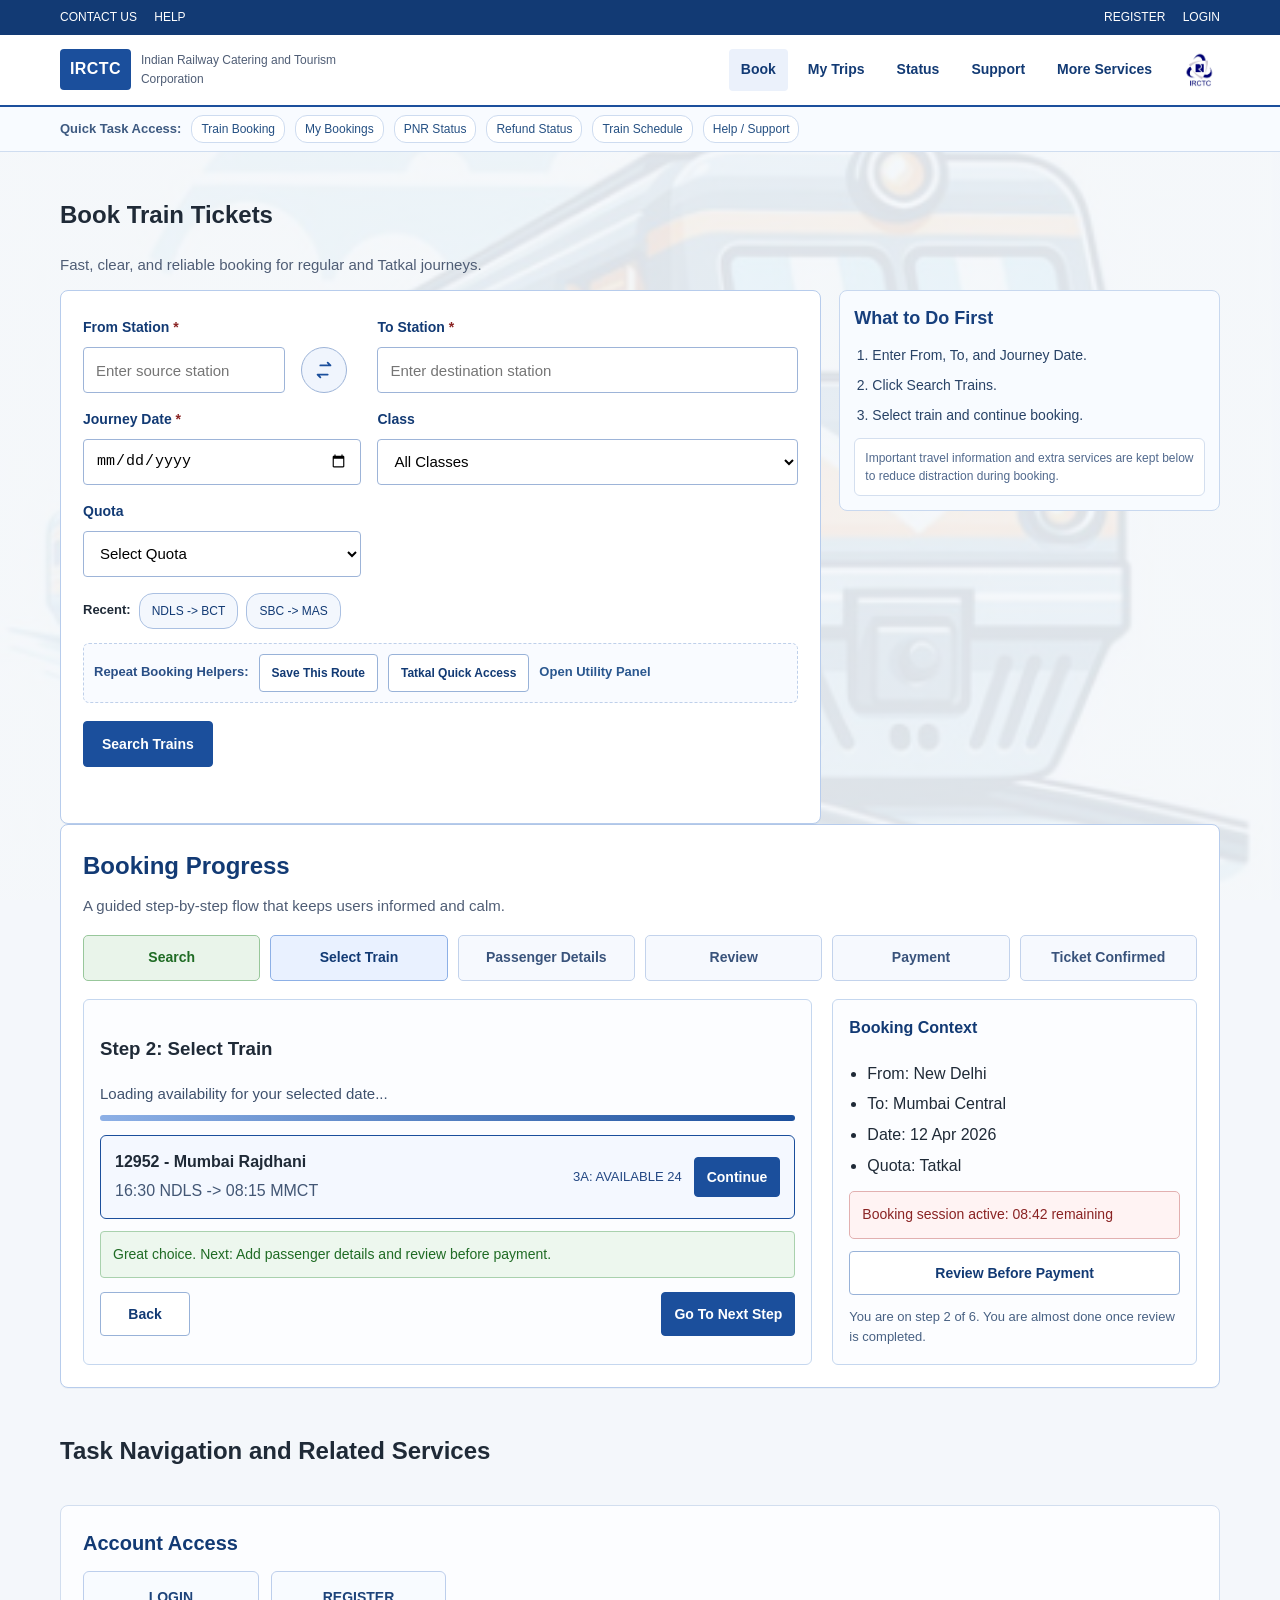
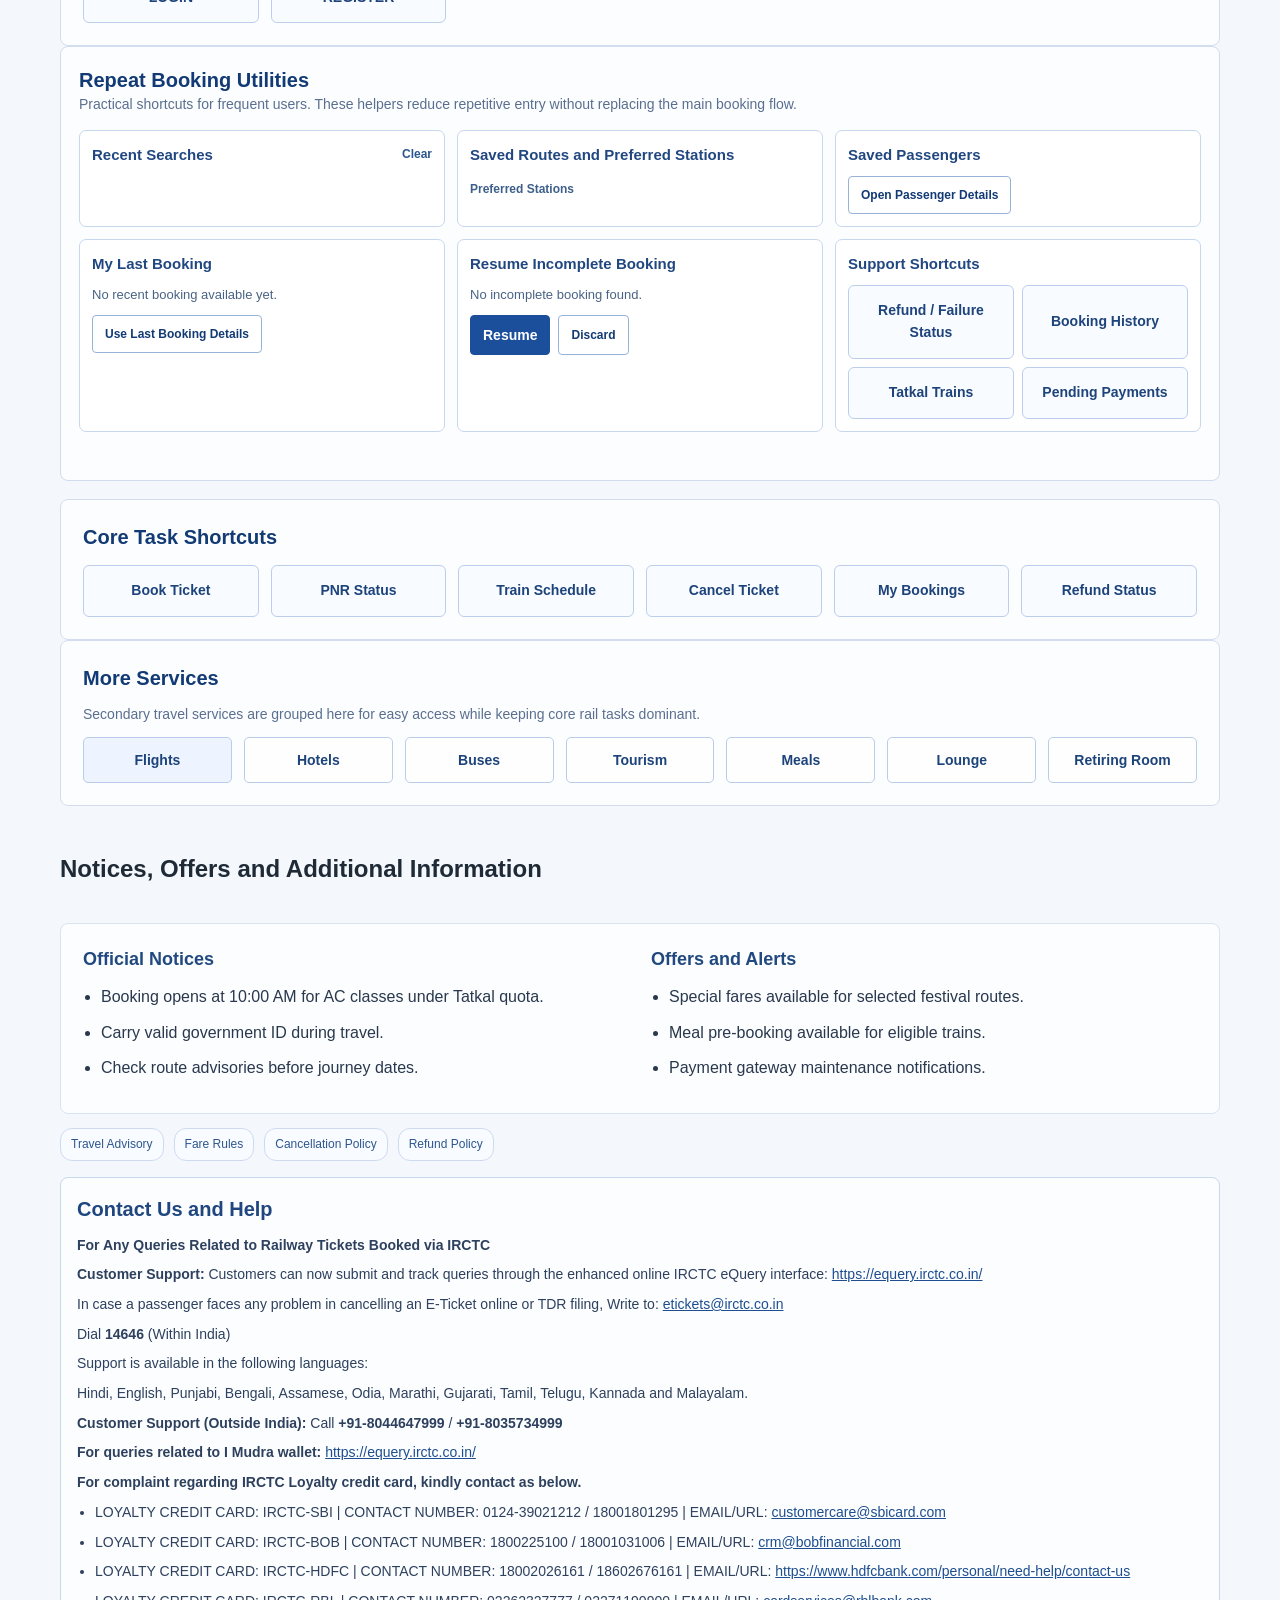
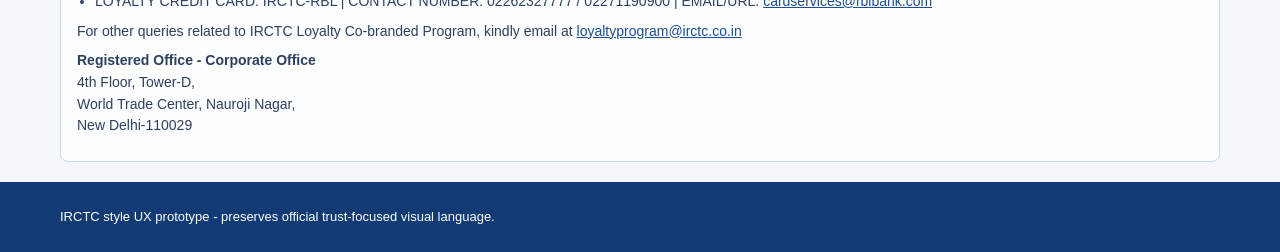
<file: index.html>
﻿<!DOCTYPE html>
<html lang="en">
<head>
  <meta charset="UTF-8">
  <meta name="viewport" content="width=device-width, initial-scale=1.0">
  <title>IRCTC UX Redesign Prototype</title>
  <link rel="stylesheet" href="styles.css">
</head>
<body class="home-page" data-intro-transition="true">
  <a class="skip-link" href="#main-content">Skip to main content</a>

  <div class="header-stack">
    <div class="top-strip">
      <div class="container top-strip-inner">
        <div class="left-links">
          <a href="#support-help-section">CONTACT US</a>
          <a href="#support-help-section">HELP</a>
        </div>
        <div class="right-links">
          <a href="#register-card">REGISTER</a>
          <a href="#login-card">LOGIN</a>
        </div>
      </div>
    </div>

    <header class="site-header">
      <div class="container header-inner">
        <div class="brand-wrap">
          <a class="logo" href="index.html" aria-label="IRCTC Home">IRCTC</a>
          <div class="brand-text">Indian Railway Catering and Tourism Corporation</div>
        </div>
        <nav class="main-nav" aria-label="Primary">
          <div class="nav-item active-group">
            <a href="#homepage" aria-current="page">Book</a>
            <div class="nav-submenu" aria-label="Book tasks">
              <a href="#homepage">Train Booking</a>
              <a href="train-results.html">Tatkal Booking</a>
              <a href="#homepage">Plan New Journey</a>
            </div>
          </div>
          <div class="nav-item">
            <a href="#utility-dashboard">My Trips</a>
            <div class="nav-submenu" aria-label="My trips tasks">
              <a href="passenger-details.html">My Bookings</a>
              <a href="#utility-dashboard">Booking History</a>
              <a href="payment.html">Cancel Ticket</a>
            </div>
          </div>
          <div class="nav-item">
            <a href="train-results.html">Status</a>
            <div class="nav-submenu" aria-label="Status tasks">
              <a href="train-results.html">PNR Status</a>
              <a href="payment.html">Refund Status</a>
              <a href="train-results.html">Train Schedule</a>
            </div>
          </div>
          <div class="nav-item">
            <a href="#tertiary-zone-title">Support</a>
            <div class="nav-submenu" aria-label="Support tasks">
              <a href="#tertiary-zone-title">Help Center</a>
              <a href="#tertiary-zone-title">Travel Advisory</a>
              <a href="#tertiary-zone-title">Contact Support</a>
            </div>
          </div>
          <div class="nav-item nav-more">
            <a href="#services-group">More Services</a>
            <div class="nav-submenu service-menu" aria-label="Secondary travel services">
              <a href="#services-group">Flights</a>
              <a href="#services-group">Hotels</a>
              <a href="#services-group">Buses</a>
              <a href="#services-group">Tourism</a>
              <a href="#services-group">Lounge</a>
              <a href="#services-group">Retiring Room</a>
              <a href="#services-group">Meals</a>
            </div>
          </div>
        </nav>
        <img class="header-logo-image" src="inspiration/logo.png" alt="" aria-hidden="true" onerror="this.style.display='none'">
      </div>
    </header>

    <div class="nav-utility-strip">
      <div class="container nav-utility-inner">
        <strong>Quick Task Access:</strong>
        <a href="#homepage">Train Booking</a>
        <a href="passenger-details.html">My Bookings</a>
        <a href="train-results.html">PNR Status</a>
        <a href="payment.html">Refund Status</a>
        <a href="train-results.html">Train Schedule</a>
        <a href="#tertiary-zone-title">Help / Support</a>
      </div>
    </div>
  </div>

  <main id="main-content">
    <section class="container hero priority-zone primary-zone" id="homepage" aria-labelledby="primary-zone-title">
      <div class="zone-header">
        <div>
          <h1 id="primary-zone-title">Book Train Tickets</h1>
          <p class="subtitle">Fast, clear, and reliable booking for regular and Tatkal journeys.</p>
        </div>
      </div>

      <div class="primary-layout">
        <div class="booking-card">
          <div class="booking-grid">
            <label>
              <span>From Station <em>*</em></span>
              <input id="from-station" type="text" placeholder="Enter source station" aria-required="true">
            </label>
            <button class="swap-btn" aria-label="Swap stations" title="Swap stations">
              <svg class="swap-icon" viewBox="0 0 24 24" aria-hidden="true" focusable="false">
                <path d="M8 7h11l-3-3" fill="none" stroke="currentColor" stroke-width="2" stroke-linecap="round" stroke-linejoin="round"/>
                <path d="M16 17H5l3 3" fill="none" stroke="currentColor" stroke-width="2" stroke-linecap="round" stroke-linejoin="round"/>
              </svg>
            </button>
            <label>
              <span>To Station <em>*</em></span>
              <input id="to-station" type="text" placeholder="Enter destination station" aria-required="true">
            </label>
            <label>
              <span>Journey Date <em>*</em></span>
              <input id="journey-date" type="date" aria-required="true">
            </label>
            <label>
              <span>Class</span>
              <select id="travel-class">
                <option>All Classes</option>
                <option>SL</option>
                <option>3A</option>
                <option>2A</option>
                <option>1A</option>
                <option>CC</option>
              </select>
            </label>
            <label>
              <span>Quota</span>
              <select id="quota">
                <option value="" selected disabled>Select Quota</option>
                <option>General</option>
                <option>Tatkal</option>
                <option>Ladies</option>
                <option>Senior Citizen</option>
              </select>
            </label>
          </div>
          <div class="helper-row">
            <div class="chip-group">
              <strong>Recent:</strong>
              <button class="chip route-chip" data-route="NDLS|BCT">NDLS -> BCT</button>
              <button class="chip route-chip" data-route="SBC|MAS">SBC -> MAS</button>
            </div>
          </div>
          <div class="booking-helper-strip" aria-label="Frequent booking helpers">
            <span class="helper-label">Repeat Booking Helpers:</span>
            <button class="ghost-btn helper-btn" id="save-current-route-btn" type="button">Save This Route</button>
            <button class="ghost-btn helper-btn" id="apply-tatkal-btn" type="button">Tatkal Quick Access</button>
            <a href="#utility-dashboard" class="helper-link">Open Utility Panel</a>
          </div>
          <div class="cta-row">
            <div class="cta-group">
              <button class="primary-btn" id="search-btn">Search Trains</button>
            </div>
            <p class="form-message" id="search-message" aria-live="polite"></p>
          </div>
        </div>

        <aside class="priority-rail" aria-label="Main task guidance">
          <h2>What to Do First</h2>
          <ol>
            <li>Enter From, To, and Journey Date.</li>
            <li>Click Search Trains.</li>
            <li>Select train and continue booking.</li>
          </ol>
          <div class="rail-note">Important travel information and extra services are kept below to reduce distraction during booking.</div>
        </aside>
      </div>

      <section class="booking-flow" id="booking-flow">
        <div class="section-title-wrap">
          <h2>Booking Progress</h2>
          <p class="subtitle">A guided step-by-step flow that keeps users informed and calm.</p>
        </div>

        <ol class="progress-tracker" id="progress-tracker">
          <li class="done">Search</li>
          <li class="active">Select Train</li>
          <li>Passenger Details</li>
          <li>Review</li>
          <li>Payment</li>
          <li>Ticket Confirmed</li>
        </ol>

        <div class="flow-layout">
          <div class="flow-main">
            <h3 id="step-title">Step 2: Select Train</h3>
            <p class="status-line" id="flow-status">Loading availability for your selected date...</p>
            <div class="loader" aria-hidden="true"></div>

            <article class="train-card selected">
              <div>
                <strong>12952 - Mumbai Rajdhani</strong>
                <p>16:30 NDLS -> 08:15 MMCT</p>
              </div>
              <div class="train-meta">
                <span>3A: AVAILABLE 24</span>
                <button class="primary-btn small" id="continue-btn">Continue</button>
              </div>
            </article>

            <div class="feedback good" id="flow-feedback">Great choice. Next: Add passenger details and review before payment.</div>
            <div class="flow-actions">
              <button class="ghost-btn inline" id="back-step-btn">Back</button>
              <button class="primary-btn small" id="next-step-btn">Go To Next Step</button>
            </div>
          </div>

          <aside class="flow-side">
            <h4>Booking Context</h4>
            <ul>
              <li>From: New Delhi</li>
              <li>To: Mumbai Central</li>
              <li>Date: 12 Apr 2026</li>
              <li>Quota: Tatkal</li>
            </ul>
            <div class="session">Booking session active: 08:42 remaining</div>
            <button class="ghost-btn" id="review-btn">Review Before Payment</button>
            <p class="checkpoint-note" id="checkpoint-note">You are on step 2 of 6. You are almost done once review is completed.</p>
          </aside>
        </div>
      </section>
    </section>

    <section class="container priority-zone secondary-zone" aria-labelledby="secondary-zone-title">
      <div class="zone-header compact">
        <div>
          <h2 id="secondary-zone-title">Task Navigation and Related Services</h2>
        </div>
      </div>

      <section class="quick-actions" id="auth-access">
        <h3>Account Access</h3>
        <div class="action-grid auth-action-grid">
          <button type="button" class="action-card" id="login-card">LOGIN</button>
          <button type="button" class="action-card" id="register-card">REGISTER</button>
        </div>
      </section>

      <section class="utility-dashboard" id="utility-dashboard" aria-labelledby="utility-title">
        <div class="utility-head">
          <h3 id="utility-title">Repeat Booking Utilities</h3>
          <p class="subtle-note">Practical shortcuts for frequent users. These helpers reduce repetitive entry without replacing the main booking flow.</p>
        </div>

        <div class="utility-grid">
          <article class="utility-card" aria-labelledby="recent-searches-title">
            <div class="utility-card-head">
              <h4 id="recent-searches-title">Recent Searches</h4>
              <button type="button" class="mini-link" id="clear-recent-btn">Clear</button>
            </div>
            <ul id="recent-searches-list" class="utility-list"></ul>
          </article>

          <article class="utility-card" aria-labelledby="saved-routes-title">
            <h4 id="saved-routes-title">Saved Routes and Preferred Stations</h4>
            <ul id="saved-routes-list" class="utility-list"></ul>
            <div class="preferred-wrap">
              <strong>Preferred Stations</strong>
              <div id="preferred-stations-list" class="pill-row"></div>
            </div>
          </article>

          <article class="utility-card" aria-labelledby="saved-passengers-title">
            <h4 id="saved-passengers-title">Saved Passengers</h4>
            <ul id="saved-passengers-list" class="utility-list"></ul>
            <button type="button" class="ghost-btn compact" id="open-passenger-page-btn">Open Passenger Details</button>
          </article>

          <article class="utility-card" aria-labelledby="last-booking-title">
            <h4 id="last-booking-title">My Last Booking</h4>
            <p id="last-booking-summary" class="utility-summary">No recent booking available yet.</p>
            <button type="button" class="ghost-btn compact" id="repeat-last-booking-btn">Use Last Booking Details</button>
          </article>

          <article class="utility-card" aria-labelledby="resume-booking-title">
            <h4 id="resume-booking-title">Resume Incomplete Booking</h4>
            <p id="resume-status" class="utility-summary">No incomplete booking found.</p>
            <div class="mini-actions">
              <button type="button" class="primary-btn small" id="resume-booking-btn">Resume</button>
              <button type="button" class="ghost-btn compact" id="discard-resume-btn">Discard</button>
            </div>
          </article>

          <article class="utility-card" aria-labelledby="support-shortcuts-title">
            <h4 id="support-shortcuts-title">Support Shortcuts</h4>
            <div class="shortcut-grid">
              <a href="payment.html" class="action-card compact-action">Refund / Failure Status</a>
              <a href="passenger-details.html" class="action-card compact-action">Booking History</a>
              <a href="train-results.html" class="action-card compact-action">Tatkal Trains</a>
              <a href="payment.html" class="action-card compact-action">Pending Payments</a>
            </div>
          </article>
        </div>
        <p class="utility-message" id="utility-message" aria-live="polite"></p>
      </section>

      <section class="quick-actions">
        <h3>Core Task Shortcuts</h3>
        <div class="action-grid">
          <a href="train-results.html" class="action-card">Book Ticket</a>
          <a href="train-results.html" class="action-card">PNR Status</a>
          <a href="train-results.html" class="action-card">Train Schedule</a>
          <a href="payment.html" class="action-card">Cancel Ticket</a>
          <a href="passenger-details.html" class="action-card">My Bookings</a>
          <a href="payment.html" class="action-card">Refund Status</a>
        </div>
      </section>

      <section class="services" id="services-group">
  <h3>More Services</h3>
  <p class="subtle-note">Secondary travel services are grouped here for easy access while keeping core rail tasks dominant.</p>
  <div class="service-strip" aria-label="More services group">
          <button class="service-tab active">Flights</button>
          <button class="service-tab">Hotels</button>
          <button class="service-tab">Buses</button>
          <button class="service-tab">Tourism</button>
          <button class="service-tab">Meals</button>
          <button class="service-tab">Lounge</button>
          <button class="service-tab">Retiring Room</button>
        </div>
      </section>
    </section>

    <section class="container priority-zone tertiary-zone" aria-labelledby="tertiary-zone-title">
      <div class="zone-header compact">
        <div>
          <h2 id="tertiary-zone-title">Notices, Offers and Additional Information</h2>
        </div>
      </div>

      <section class="notices">
        <div class="notice-column">
          <h3>Official Notices</h3>
          <ul>
            <li>Booking opens at 10:00 AM for AC classes under Tatkal quota.</li>
            <li>Carry valid government ID during travel.</li>
            <li>Check route advisories before journey dates.</li>
          </ul>
        </div>
        <div class="notice-column">
          <h3>Offers and Alerts</h3>
          <ul>
            <li>Special fares available for selected festival routes.</li>
            <li>Meal pre-booking available for eligible trains.</li>
            <li>Payment gateway maintenance notifications.</li>
          </ul>
        </div>
      </section>

      <div class="tertiary-links" aria-label="Additional links">
        <a href="#support-help-section">Travel Advisory</a>
        <a href="train-results.html">Fare Rules</a>
        <a href="payment.html">Cancellation Policy</a>
        <a href="payment.html">Refund Policy</a>
      </div>

      <section class="support-help-section" id="support-help-section" aria-labelledby="support-help-title">
        <h3 id="support-help-title">Contact Us and Help</h3>
        <p><strong>For Any Queries Related to Railway Tickets Booked via IRCTC</strong></p>
        <p><strong>Customer Support:</strong> Customers can now submit and track queries through the enhanced online IRCTC eQuery interface: <a href="https://equery.irctc.co.in/" target="_blank" rel="noopener noreferrer">https://equery.irctc.co.in/</a></p>
        <p>In case a passenger faces any problem in cancelling an E-Ticket online or TDR filing, Write to: <a href="mailto:etickets@irctc.co.in">etickets@irctc.co.in</a></p>
        <p>Dial <strong>14646</strong> (Within India)</p>
        <p>Support is available in the following languages:</p>
        <p>Hindi, English, Punjabi, Bengali, Assamese, Odia, Marathi, Gujarati, Tamil, Telugu, Kannada and Malayalam.</p>
        <p><strong>Customer Support (Outside India):</strong> Call <strong>+91-8044647999</strong> / <strong>+91-8035734999</strong></p>
        <p><strong>For queries related to I Mudra wallet:</strong> <a href="https://equery.irctc.co.in/" target="_blank" rel="noopener noreferrer">https://equery.irctc.co.in/</a></p>
        <p><strong>For complaint regarding IRCTC Loyalty credit card, kindly contact as below.</strong></p>
        <ul>
          <li>LOYALTY CREDIT CARD: IRCTC-SBI | CONTACT NUMBER: 0124-39021212 / 18001801295 | EMAIL/URL: <a href="mailto:customercare@sbicard.com">customercare@sbicard.com</a></li>
          <li>LOYALTY CREDIT CARD: IRCTC-BOB | CONTACT NUMBER: 1800225100 / 18001031006 | EMAIL/URL: <a href="mailto:crm@bobfinancial.com">crm@bobfinancial.com</a></li>
          <li>LOYALTY CREDIT CARD: IRCTC-HDFC | CONTACT NUMBER: 18002026161 / 18602676161 | EMAIL/URL: <a href="https://www.hdfcbank.com/personal/need-help/contact-us" target="_blank" rel="noopener noreferrer">https://www.hdfcbank.com/personal/need-help/contact-us</a></li>
          <li>LOYALTY CREDIT CARD: IRCTC-RBL | CONTACT NUMBER: 02262327777 / 02271190900 | EMAIL/URL: <a href="mailto:cardservices@rblbank.com">cardservices@rblbank.com</a></li>
        </ul>
        <p>For other queries related to IRCTC Loyalty Co-branded Program, kindly email at <a href="mailto:loyaltyprogram@irctc.co.in">loyaltyprogram@irctc.co.in</a></p>
        <p><strong>Registered Office - Corporate Office</strong><br>4th Floor, Tower-D,<br>World Trade Center, Nauroji Nagar,<br>New Delhi-110029</p>
      </section>
    </section>

    <div class="mobile-sticky-cta" aria-label="Mobile booking action">
      <button class="primary-btn" id="mobile-search-cta">Search Trains</button>
    </div>
  </main>

  <footer class="site-footer">
    <div class="container">
      <p>IRCTC style UX prototype - preserves official trust-focused visual language.</p>
    </div>
  </footer>

  <div class="transition-overlay" id="transition-overlay" aria-hidden="true">
    <video id="transition-video" muted playsinline preload="auto">
      <source src="inspiration/transition.mp4" type="video/mp4">
    </video>
  </div>

  <script src="transition.js"></script>
  <script src="script.js"></script>
</body>
</html>
</file>
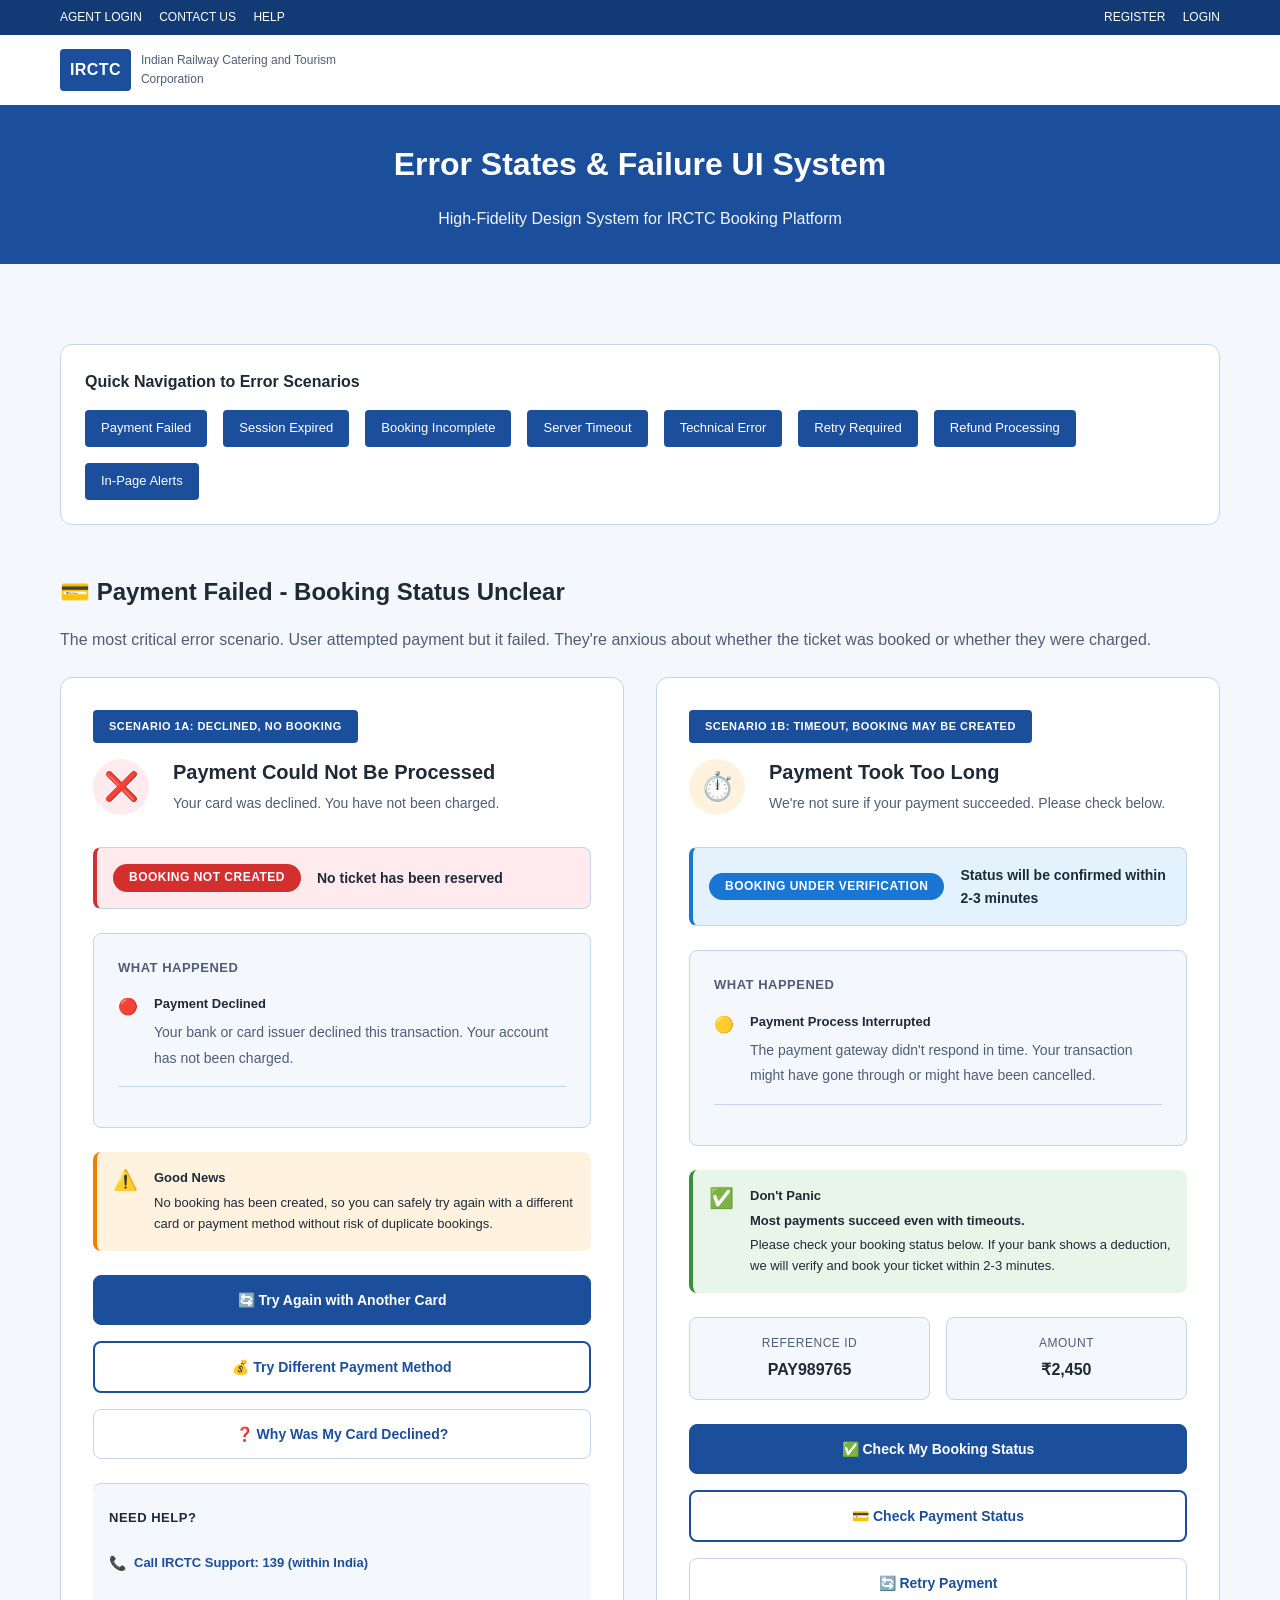
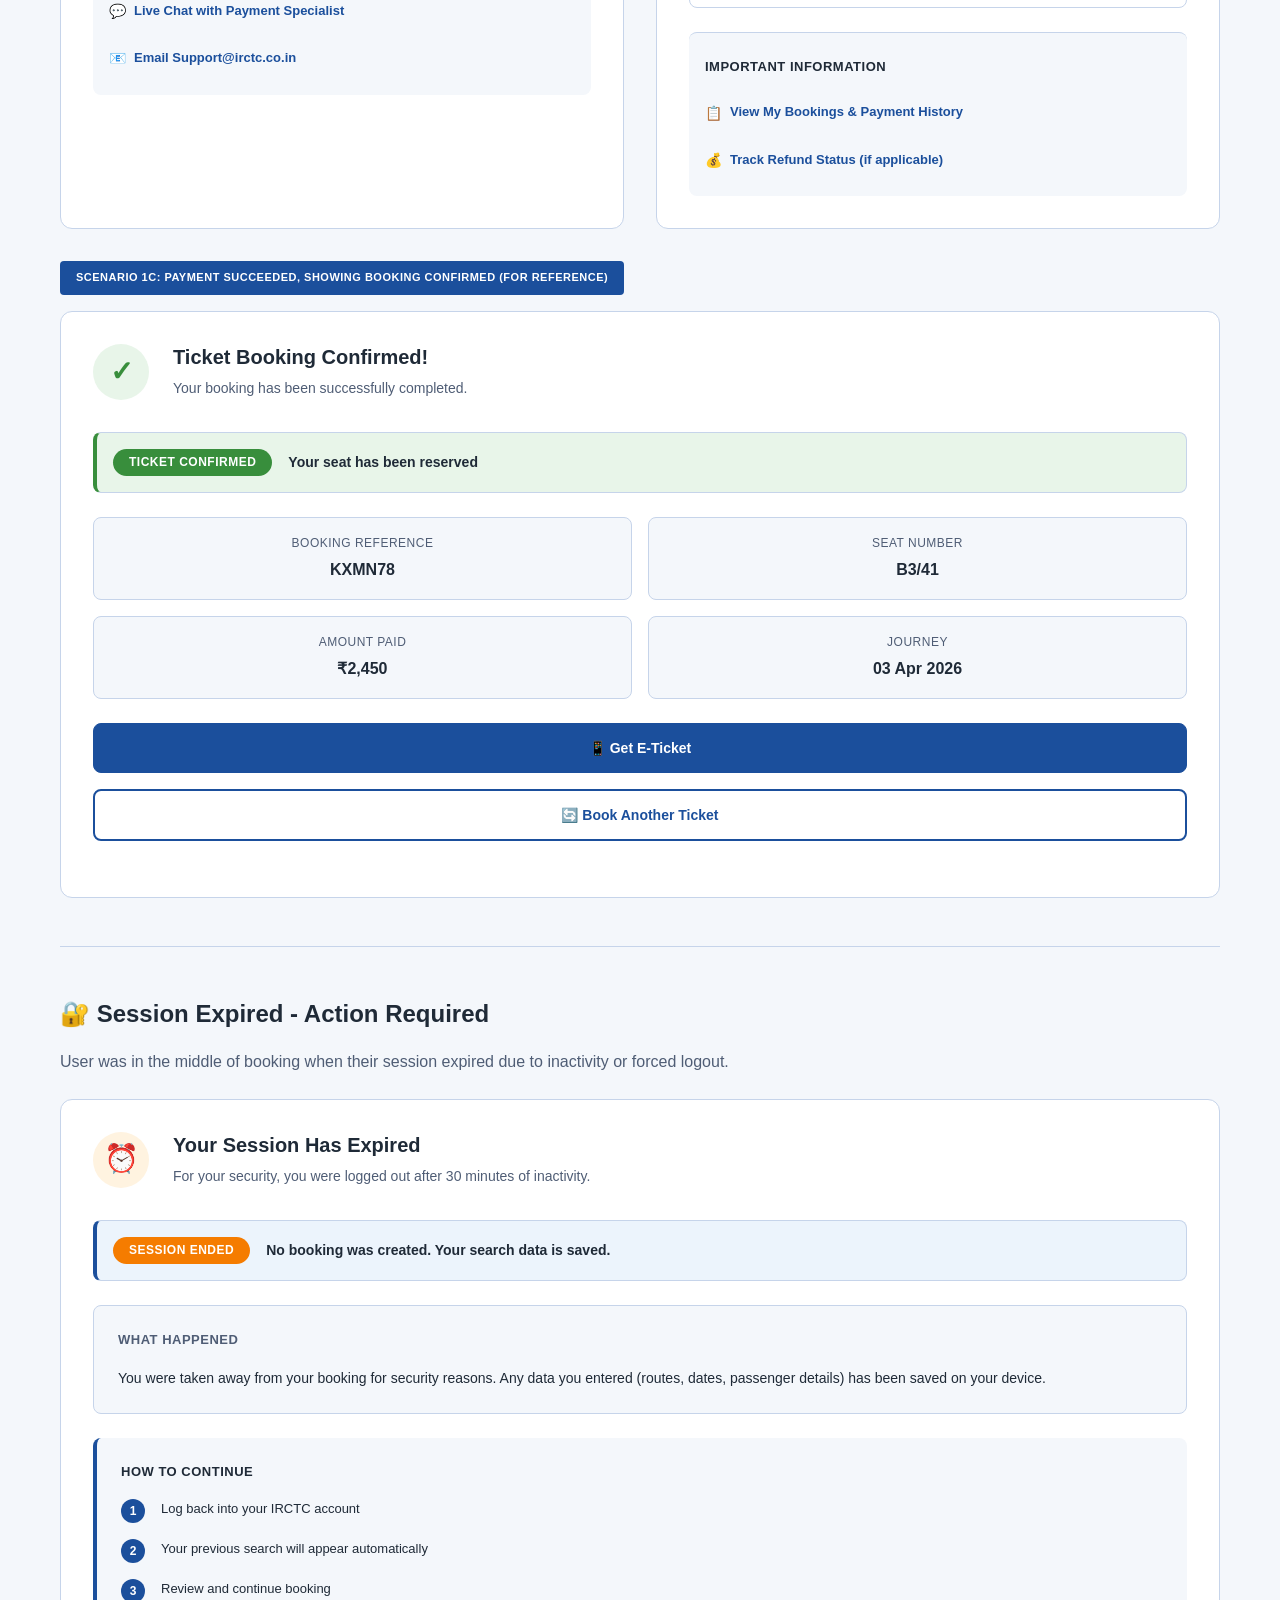
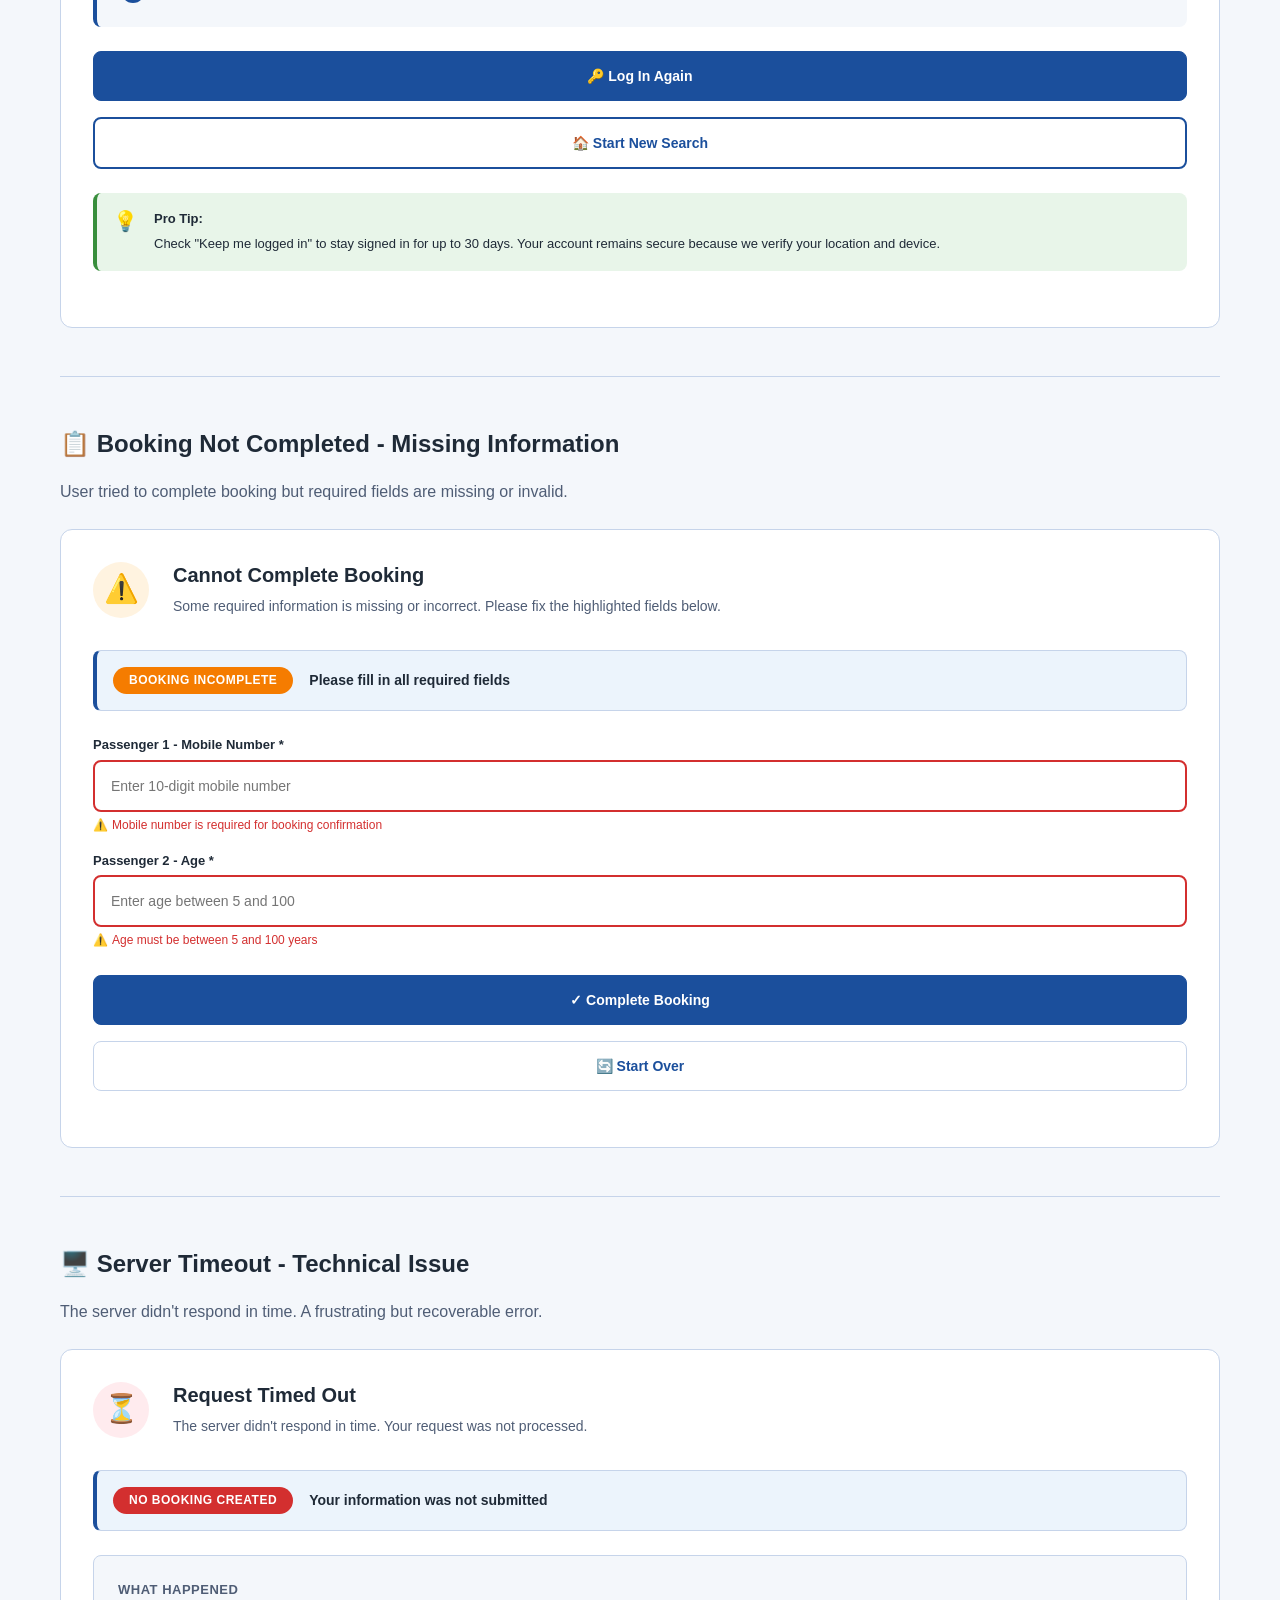
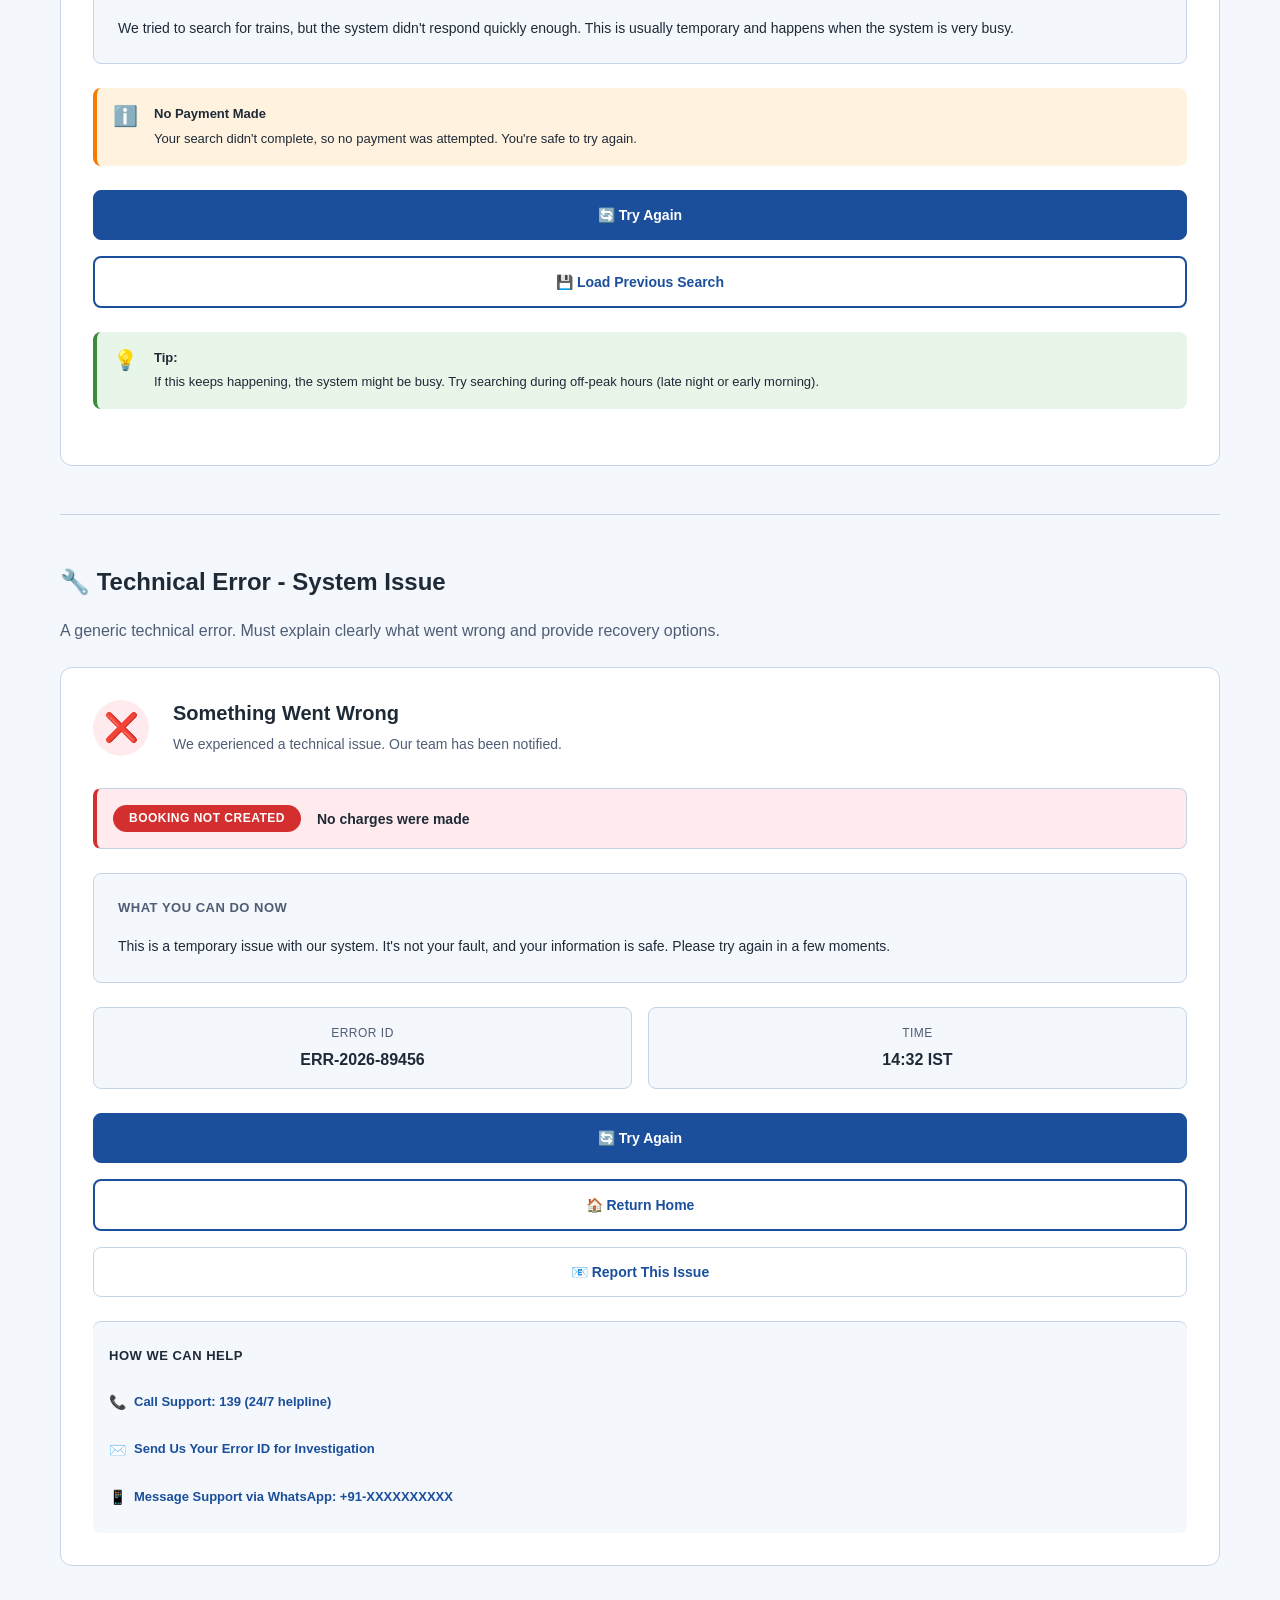
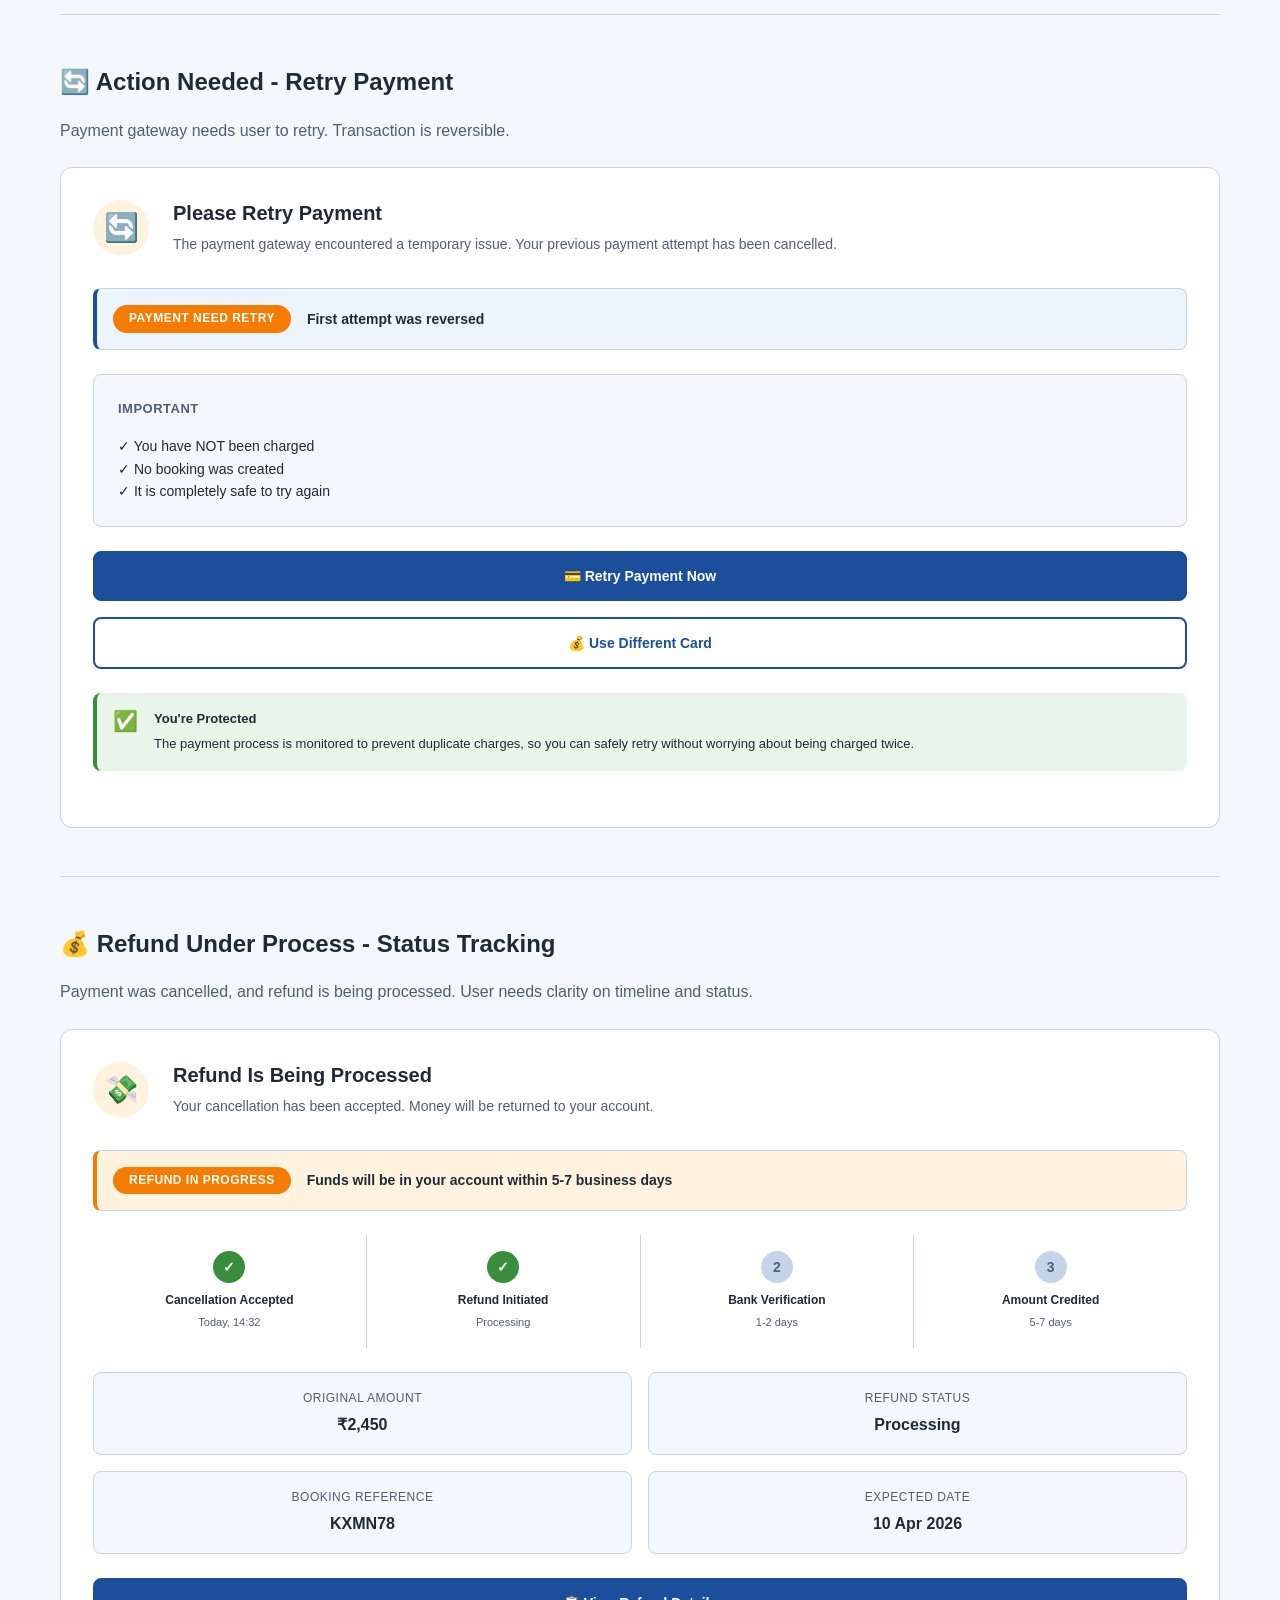
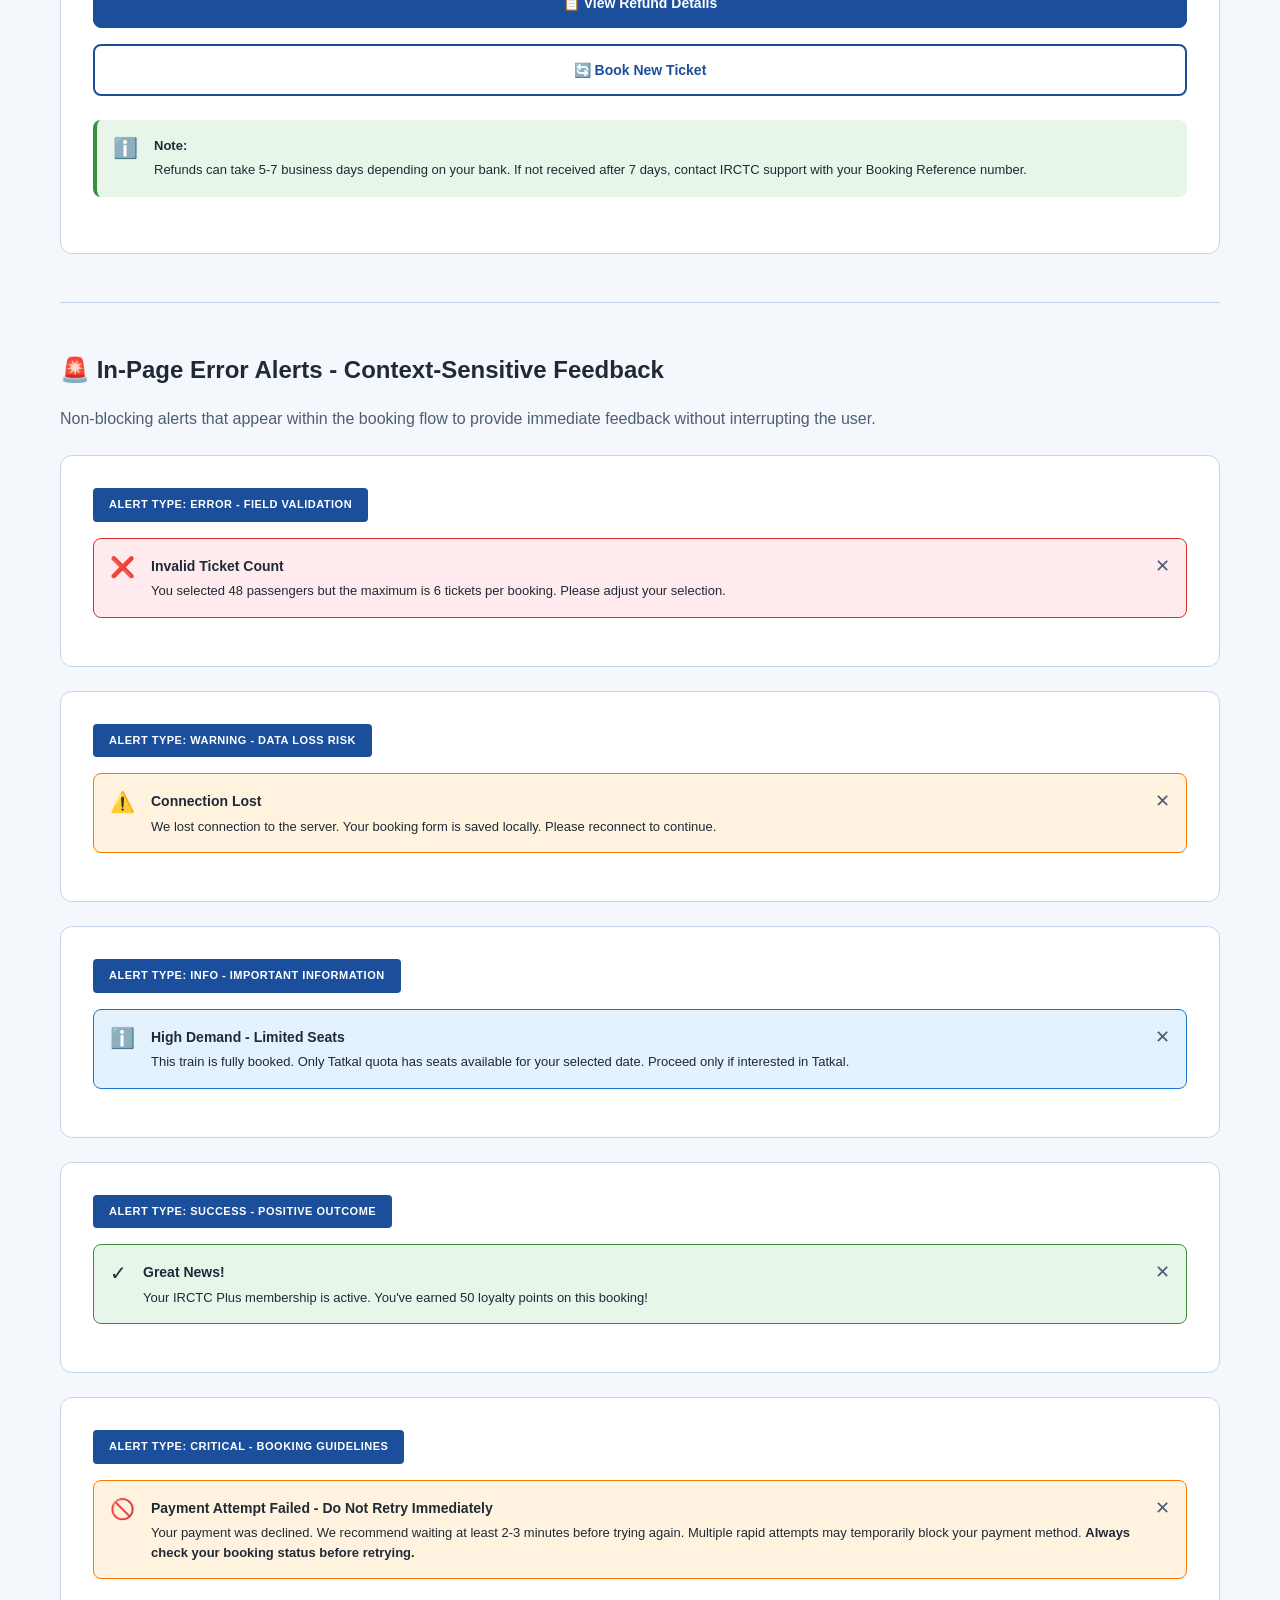
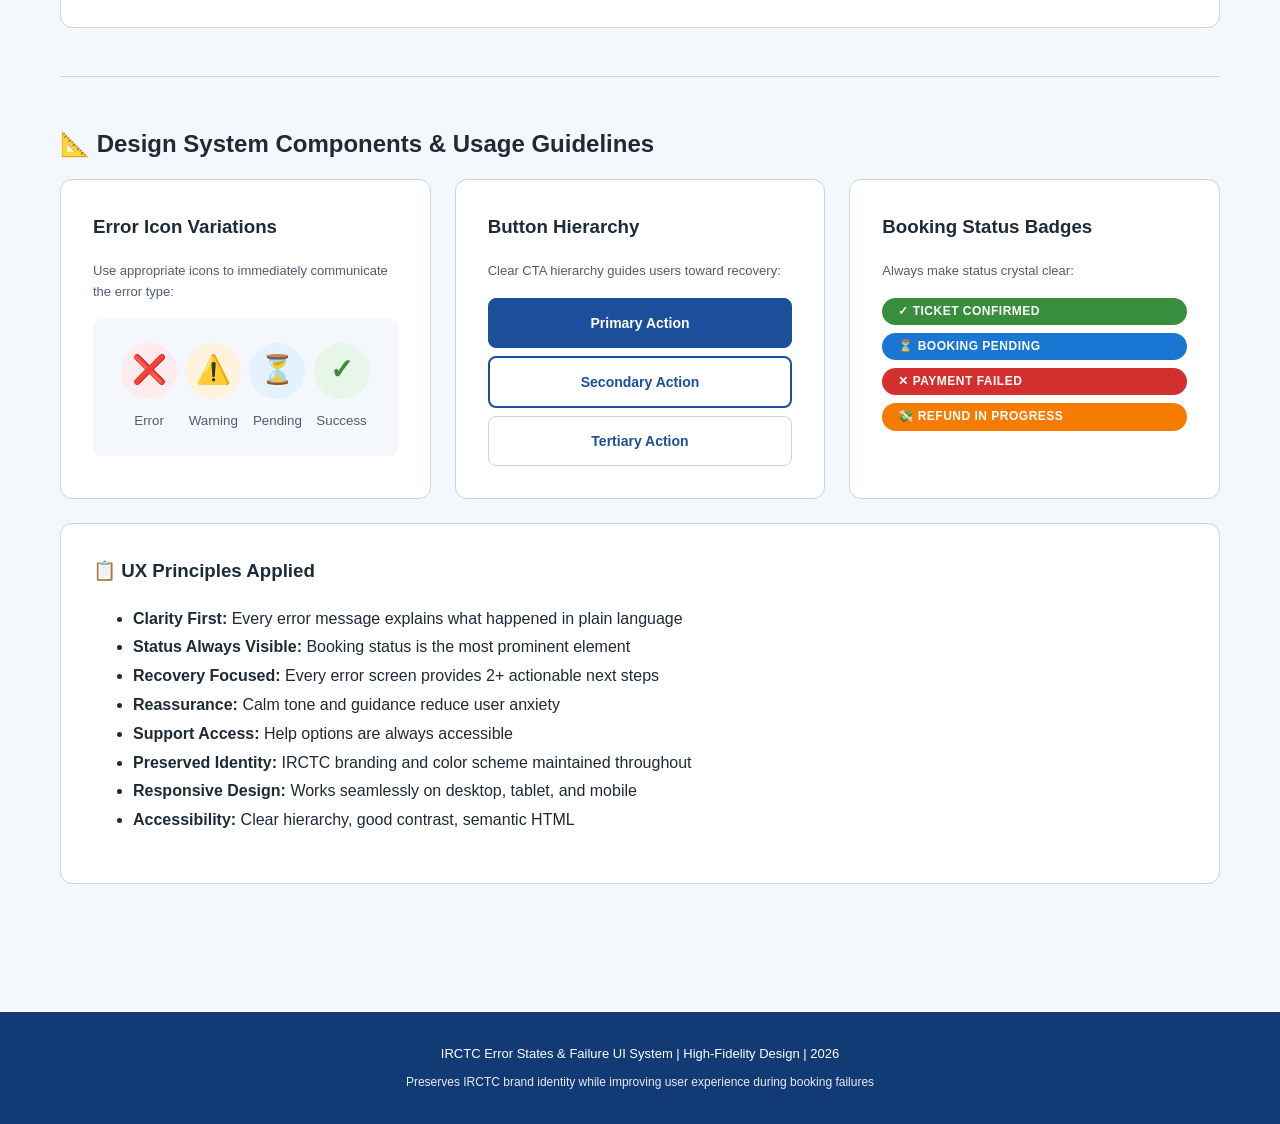
<file: error-states-demo.html>
<!DOCTYPE html>
<html lang="en">
<head>
  <meta charset="UTF-8">
  <meta name="viewport" content="width=device-width, initial-scale=1.0">
  <title>IRCTC Error States & Failure UI - High-Fidelity Design System</title>
  <link rel="stylesheet" href="styles.css">
  <link rel="stylesheet" href="error-states.css">
  <style>
    /* Demo Page Specific Styling */
    .demo-section {
      margin-top: var(--spacing-2xl);
      padding-bottom: var(--spacing-2xl);
      border-bottom: 1px solid var(--border);
    }

    .demo-section:first-child {
      margin-top: 0;
    }

    .demo-title {
      font-size: 24px;
      font-weight: 700;
      color: var(--text);
      margin-bottom: var(--spacing-md);
      display: flex;
      align-items: center;
      gap: var(--spacing-md);
    }

    .demo-grid {
      display: grid;
      grid-template-columns: 1fr 1fr;
      gap: var(--spacing-xl);
      margin-bottom: var(--spacing-xl);
    }

    @media (max-width: 1200px) {
      .demo-grid {
        grid-template-columns: 1fr;
      }
    }

    .demo-box {
      border: 1px solid var(--border);
      border-radius: var(--radius-lg);
      padding: var(--spacing-xl);
      background: var(--card);
    }

    .demo-label {
      font-size: 12px;
      text-transform: uppercase;
      letter-spacing: 0.5px;
      color: var(--muted);
      margin-bottom: var(--spacing-md);
      font-weight: 700;
    }

    .demo-description {
      font-size: 13px;
      color: var(--muted);
      margin-bottom: var(--spacing-lg);
      line-height: 1.6;
    }

    main {
      padding: var(--spacing-xl) 0;
    }

    .system-header {
      background: var(--irctc-blue);
      color: white;
      padding: var(--spacing-xl) 0;
      margin-bottom: var(--spacing-2xl);
      text-align: center;
    }

    .system-header h1 {
      margin: 0 0 var(--spacing-md) 0;
      font-size: 32px;
    }

    .system-header p {
      margin: 0;
      font-size: 16px;
      opacity: 0.95;
    }

    .scenario-label {
      background: var(--irctc-blue);
      color: white;
      padding: var(--spacing-sm) var(--spacing-md);
      border-radius: var(--radius-sm);
      font-size: 11px;
      font-weight: 700;
      text-transform: uppercase;
      letter-spacing: 0.5px;
      display: inline-block;
      margin-bottom: var(--spacing-md);
    }

    .nav-section {
      background: var(--card);
      padding: var(--spacing-lg);
      margin-bottom: var(--spacing-xl);
      border-radius: var(--radius-lg);
      border: 1px solid var(--border);
    }

    .nav-section h2 {
      margin: 0 0 var(--spacing-md) 0;
      font-size: 16px;
      color: var(--text);
      font-weight: 700;
    }

    .nav-links {
      display: flex;
      flex-wrap: wrap;
      gap: var(--spacing-md);
    }

    .nav-links a {
      display: inline-block;
      padding: var(--spacing-sm) var(--spacing-md);
      background: var(--irctc-blue);
      color: white;
      text-decoration: none;
      border-radius: var(--radius-sm);
      font-size: 13px;
      transition: all 0.2s ease;
    }

    .nav-links a:hover {
      background: var(--irctc-dark-blue);
      transform: translateY(-2px);
    }
  </style>
</head>
<body>
  <div class="top-strip">
    <div class="container top-strip-inner">
      <div class="left-links">
        <a href="#">AGENT LOGIN</a>
        <a href="#">CONTACT US</a>
        <a href="#">HELP</a>
      </div>
      <div class="right-links">
        <a href="#">REGISTER</a>
        <a href="#">LOGIN</a>
      </div>
    </div>
  </div>

  <header class="site-header">
    <div class="container header-inner">
      <div class="brand-wrap">
        <div class="logo">IRCTC</div>
        <div class="brand-text">Indian Railway Catering and Tourism Corporation</div>
      </div>
    </div>
  </header>

  <div class="system-header">
    <div class="container">
      <h1>Error States & Failure UI System</h1>
      <p>High-Fidelity Design System for IRCTC Booking Platform</p>
    </div>
  </div>

  <main>
    <div class="container">
      <!-- Navigation -->
      <div class="nav-section">
        <h2>Quick Navigation to Error Scenarios</h2>
        <div class="nav-links">
          <a href="#payment-failed">Payment Failed</a>
          <a href="#session-expired">Session Expired</a>
          <a href="#booking-incomplete">Booking Incomplete</a>
          <a href="#timeout">Server Timeout</a>
          <a href="#technical-error">Technical Error</a>
          <a href="#retry-needed">Retry Required</a>
          <a href="#pending-refund">Refund Processing</a>
          <a href="#inpage-alerts">In-Page Alerts</a>
        </div>
      </div>

      <!-- ========================================
           SCENARIO 1: PAYMENT FAILED
           ======================================== -->
      <section class="demo-section" id="payment-failed">
        <h2 class="demo-title">
          💳 Payment Failed - Booking Status Unclear
        </h2>
        <p style="color: var(--muted); margin-bottom: var(--spacing-lg);">
          The most critical error scenario. User attempted payment but it failed. They're anxious about whether the ticket was booked or whether they were charged.
        </p>

        <div class="demo-grid">
          <!-- Scenario 1A: Payment Declined, No Booking -->
          <div class="demo-box">
            <small class="scenario-label">Scenario 1A: Declined, No Booking</small>
            <div class="error-state-card" style="background: none; border: none; padding: 0; box-shadow: none; max-width: none;">
              <div class="error-header">
                <div class="error-icon-wrapper error">❌</div>
                <div class="error-header-content">
                  <h2 class="error-headline">Payment Could Not Be Processed</h2>
                  <p class="error-subheadline">Your card was declined. You have not been charged.</p>
                </div>
              </div>

              <div class="booking-status-banner failed">
                <span class="status-badge failed">BOOKING NOT CREATED</span>
                <span class="status-text">No ticket has been reserved</span>
              </div>

              <div class="error-description">
                <h3>What Happened</h3>
                <div class="what-happened">
                  <span class="what-happened-icon">🔴</span>
                  <div class="what-happened-content">
                    <strong>Payment Declined</strong>
                    <span>Your bank or card issuer declined this transaction. Your account has not been charged.</span>
                  </div>
                </div>
              </div>

              <div class="reassurance-box warning">
                <span class="reassurance-icon">⚠️</span>
                <div class="reassurance-content">
                  <strong>Good News</strong>
                  No booking has been created, so you can safely try again with a different card or payment method without risk of duplicate bookings.
                </div>
              </div>

              <div class="error-actions">
                <button class="action-button-primary">
                  🔄 Try Again with Another Card
                </button>
                <button class="action-button-secondary">
                  💰 Try Different Payment Method
                </button>
                <button class="action-button-tertiary">
                  ❓ Why Was My Card Declined?
                </button>
              </div>

              <div class="support-section">
                <div class="support-headline">Need Help?</div>
                <div class="support-options">
                  <a href="#" class="support-link">
                    <span class="support-link-icon">📞</span>
                    <span>Call IRCTC Support: 139 (within India)</span>
                  </a>
                  <a href="#" class="support-link">
                    <span class="support-link-icon">💬</span>
                    <span>Live Chat with Payment Specialist</span>
                  </a>
                  <a href="#" class="support-link">
                    <span class="support-link-icon">📧</span>
                    <span>Email Support@irctc.co.in</span>
                  </a>
                </div>
              </div>
            </div>
          </div>

          <!-- Scenario 1B: Payment Timeout, Booking Pending -->
          <div class="demo-box">
            <small class="scenario-label">Scenario 1B: Timeout, Booking May Be Created</small>
            <div class="error-state-card" style="background: none; border: none; padding: 0; box-shadow: none; max-width: none;">
              <div class="error-header">
                <div class="error-icon-wrapper warning">⏱️</div>
                <div class="error-header-content">
                  <h2 class="error-headline">Payment Took Too Long</h2>
                  <p class="error-subheadline">We're not sure if your payment succeeded. Please check below.</p>
                </div>
              </div>

              <div class="booking-status-banner pending">
                <span class="status-badge pending">BOOKING UNDER VERIFICATION</span>
                <span class="status-text">Status will be confirmed within 2-3 minutes</span>
              </div>

              <div class="error-description">
                <h3>What Happened</h3>
                <div class="what-happened">
                  <span class="what-happened-icon">🟡</span>
                  <div class="what-happened-content">
                    <strong>Payment Process Interrupted</strong>
                    <span>The payment gateway didn't respond in time. Your transaction might have gone through or might have been cancelled.</span>
                  </div>
                </div>
              </div>

              <div class="reassurance-box">
                <span class="reassurance-icon">✅</span>
                <div class="reassurance-content">
                  <strong>Don't Panic</strong>
                  <strong>Most payments succeed even with timeouts.</strong> Please check your booking status below. If your bank shows a deduction, we will verify and book your ticket within 2-3 minutes.
                </div>
              </div>

              <div class="info-grid">
                <div class="info-box">
                  <span class="info-box-label">Reference ID</span>
                  <span class="info-box-value">PAY989765</span>
                </div>
                <div class="info-box">
                  <span class="info-box-label">Amount</span>
                  <span class="info-box-value">₹2,450</span>
                </div>
              </div>

              <div class="error-actions">
                <button class="action-button-primary">
                  ✅ Check My Booking Status
                </button>
                <button class="action-button-secondary">
                  💳 Check Payment Status
                </button>
                <button class="action-button-tertiary">
                  🔄 Retry Payment
                </button>
              </div>

              <div class="support-section">
                <div class="support-headline">Important Information</div>
                <div class="support-options">
                  <a href="#" class="support-link">
                    <span class="support-link-icon">📋</span>
                    <span>View My Bookings & Payment History</span>
                  </a>
                  <a href="#" class="support-link">
                    <span class="support-link-icon">💰</span>
                    <span>Track Refund Status (if applicable)</span>
                  </a>
                </div>
              </div>
            </div>
          </div>
        </div>

        <!-- Scenario 1C: Payment Successful, Booking Confirmed -->
        <div style="margin-top: var(--spacing-lg);">
          <small class="scenario-label">Scenario 1C: Payment Succeeded, Showing Booking Confirmed (For Reference)</small>
          <div class="demo-box">
            <div class="error-state-card" style="background: none; border: none; padding: 0; box-shadow: none; max-width: none;">
              <div class="error-header">
                <div class="error-icon-wrapper success" style="animation: checkmark 0.5s ease-out;">✓</div>
                <div class="error-header-content">
                  <h2 class="error-headline">Ticket Booking Confirmed!</h2>
                  <p class="error-subheadline">Your booking has been successfully completed.</p>
                </div>
              </div>

              <div class="booking-status-banner confirmed">
                <span class="status-badge confirmed">TICKET CONFIRMED</span>
                <span class="status-text">Your seat has been reserved</span>
              </div>

              <div class="info-grid">
                <div class="info-box">
                  <span class="info-box-label">Booking Reference</span>
                  <span class="info-box-value">KXMN78</span>
                </div>
                <div class="info-box">
                  <span class="info-box-label">Seat Number</span>
                  <span class="info-box-value">B3/41</span>
                </div>
                <div class="info-box">
                  <span class="info-box-label">Amount Paid</span>
                  <span class="info-box-value">₹2,450</span>
                </div>
                <div class="info-box">
                  <span class="info-box-label">Journey</span>
                  <span class="info-box-value">03 Apr 2026</span>
                </div>
              </div>

              <div class="error-actions">
                <button class="action-button-primary">
                  📱 Get E-Ticket
                </button>
                <button class="action-button-secondary">
                  🔄 Book Another Ticket
                </button>
              </div>
            </div>
          </div>
        </div>
      </section>

      <!-- ========================================
           SCENARIO 2: SESSION EXPIRED
           ======================================== -->
      <section class="demo-section" id="session-expired">
        <h2 class="demo-title">
          🔐 Session Expired - Action Required
        </h2>
        <p style="color: var(--muted); margin-bottom: var(--spacing-lg);">
          User was in the middle of booking when their session expired due to inactivity or forced logout.
        </p>

        <div class="demo-box">
          <div class="error-state-card" style="background: none; border: none; padding: 0; box-shadow: none; max-width: none;">
            <div class="error-header">
              <div class="error-icon-wrapper warning">⏰</div>
              <div class="error-header-content">
                <h2 class="error-headline">Your Session Has Expired</h2>
                <p class="error-subheadline">For your security, you were logged out after 30 minutes of inactivity.</p>
              </div>
            </div>

            <div class="booking-status-banner">
              <span class="status-badge" style="background: var(--status-warning); color: white;">SESSION ENDED</span>
              <span class="status-text">No booking was created. Your search data is saved.</span>
            </div>

            <div class="error-description">
              <h3>What Happened</h3>
              <p>You were taken away from your booking for security reasons. Any data you entered (routes, dates, passenger details) has been saved on your device.</p>
            </div>

            <div class="recovery-steps">
              <div class="recovery-steps-title">How to Continue</div>
              <div class="recovery-step">
                <div class="recovery-step-number">1</div>
                <div class="recovery-step-content">Log back into your IRCTC account</div>
              </div>
              <div class="recovery-step">
                <div class="recovery-step-number">2</div>
                <div class="recovery-step-content">Your previous search will appear automatically</div>
              </div>
              <div class="recovery-step">
                <div class="recovery-step-number">3</div>
                <div class="recovery-step-content">Review and continue booking</div>
              </div>
            </div>

            <div class="error-actions">
              <button class="action-button-primary">
                🔑 Log In Again
              </button>
              <button class="action-button-secondary">
                🏠 Start New Search
              </button>
            </div>

            <div class="reassurance-box">
              <span class="reassurance-icon">💡</span>
              <div class="reassurance-content">
                <strong>Pro Tip:</strong> Check "Keep me logged in" to stay signed in for up to 30 days. Your account remains secure because we verify your location and device.
              </div>
            </div>
          </div>
        </div>
      </section>

      <!-- ========================================
           SCENARIO 3: BOOKING NOT COMPLETED
           ======================================== -->
      <section class="demo-section" id="booking-incomplete">
        <h2 class="demo-title">
          📋 Booking Not Completed - Missing Information
        </h2>
        <p style="color: var(--muted); margin-bottom: var(--spacing-lg);">
          User tried to complete booking but required fields are missing or invalid.
        </p>

        <div class="demo-box">
          <div class="error-state-card" style="background: none; border: none; padding: 0; box-shadow: none; max-width: none;">
            <div class="error-header">
              <div class="error-icon-wrapper warning">⚠️</div>
              <div class="error-header-content">
                <h2 class="error-headline">Cannot Complete Booking</h2>
                <p class="error-subheadline">Some required information is missing or incorrect. Please fix the highlighted fields below.</p>
              </div>
            </div>

            <div class="booking-status-banner">
              <span class="status-badge" style="background: var(--status-warning); color: white;">BOOKING INCOMPLETE</span>
              <span class="status-text">Please fill in all required fields</span>
            </div>

            <div class="form-field-error">
              <label>Passenger 1 - Mobile Number *</label>
              <input type="text" placeholder="Enter 10-digit mobile number" value="">
              <div class="form-field-error-message">
                <span>⚠️</span>
                <span>Mobile number is required for booking confirmation</span>
              </div>
            </div>

            <div class="form-field-error" style="margin-bottom: 0;">
              <label>Passenger 2 - Age *</label>
              <input type="text" placeholder="Enter age between 5 and 100" value="">
              <div class="form-field-error-message">
                <span>⚠️</span>
                <span>Age must be between 5 and 100 years</span>
              </div>
            </div>

            <div class="error-actions" style="margin-top: var(--spacing-lg);">
              <button class="action-button-primary">
                ✓ Complete Booking
              </button>
              <button class="action-button-tertiary">
                🔄 Start Over
              </button>
            </div>
          </div>
        </div>
      </section>

      <!-- ========================================
           SCENARIO 4: SERVER TIMEOUT
           ======================================== -->
      <section class="demo-section" id="timeout">
        <h2 class="demo-title">
          🖥️ Server Timeout - Technical Issue
        </h2>
        <p style="color: var(--muted); margin-bottom: var(--spacing-lg);">
          The server didn't respond in time. A frustrating but recoverable error.
        </p>

        <div class="demo-box">
          <div class="error-state-card" style="background: none; border: none; padding: 0; box-shadow: none; max-width: none;">
            <div class="error-header">
              <div class="error-icon-wrapper error">⏳</div>
              <div class="error-header-content">
                <h2 class="error-headline">Request Timed Out</h2>
                <p class="error-subheadline">The server didn't respond in time. Your request was not processed.</p>
              </div>
            </div>

            <div class="booking-status-banner">
              <span class="status-badge failed">NO BOOKING CREATED</span>
              <span class="status-text">Your information was not submitted</span>
            </div>

            <div class="error-description">
              <h3>What Happened</h3>
              <p>We tried to search for trains, but the system didn't respond quickly enough. This is usually temporary and happens when the system is very busy.</p>
            </div>

            <div class="reassurance-box warning">
              <span class="reassurance-icon">ℹ️</span>
              <div class="reassurance-content">
                <strong>No Payment Made</strong>
                Your search didn't complete, so no payment was attempted. You're safe to try again.
              </div>
            </div>

            <div class="error-actions">
              <button class="action-button-primary">
                🔄 Try Again
              </button>
              <button class="action-button-secondary">
                💾 Load Previous Search
              </button>
            </div>

            <div class="reassurance-box" style="margin-top: var(--spacing-lg);">
              <span class="reassurance-icon">💡</span>
              <div class="reassurance-content">
                <strong>Tip:</strong> If this keeps happening, the system might be busy. Try searching during off-peak hours (late night or early morning).
              </div>
            </div>
          </div>
        </div>
      </section>

      <!-- ========================================
           SCENARIO 5: TECHNICAL ERROR
           ======================================== -->
      <section class="demo-section" id="technical-error">
        <h2 class="demo-title">
          🔧 Technical Error - System Issue
        </h2>
        <p style="color: var(--muted); margin-bottom: var(--spacing-lg);">
          A generic technical error. Must explain clearly what went wrong and provide recovery options.
        </p>

        <div class="demo-box">
          <div class="error-state-card" style="background: none; border: none; padding: 0; box-shadow: none; max-width: none;">
            <div class="error-header">
              <div class="error-icon-wrapper error">❌</div>
              <div class="error-header-content">
                <h2 class="error-headline">Something Went Wrong</h2>
                <p class="error-subheadline">We experienced a technical issue. Our team has been notified.</p>
              </div>
            </div>

            <div class="booking-status-banner failed">
              <span class="status-badge failed">BOOKING NOT CREATED</span>
              <span class="status-text">No charges were made</span>
            </div>

            <div class="error-description">
              <h3>What You Can Do Now</h3>
              <p>This is a temporary issue with our system. It's not your fault, and your information is safe. Please try again in a few moments.</p>
            </div>

            <div class="info-grid">
              <div class="info-box">
                <span class="info-box-label">Error ID</span>
                <span class="info-box-value">ERR-2026-89456</span>
              </div>
              <div class="info-box">
                <span class="info-box-label">Time</span>
                <span class="info-box-value">14:32 IST</span>
              </div>
            </div>

            <div class="error-actions">
              <button class="action-button-primary">
                🔄 Try Again
              </button>
              <button class="action-button-secondary">
                🏠 Return Home
              </button>
              <button class="action-button-tertiary">
                📧 Report This Issue
              </button>
            </div>

            <div class="support-section">
              <div class="support-headline">How We Can Help</div>
              <div class="support-options">
                <a href="#" class="support-link">
                  <span class="support-link-icon">📞</span>
                  <span>Call Support: 139 (24/7 helpline)</span>
                </a>
                <a href="#" class="support-link">
                  <span class="support-link-icon">✉️</span>
                  <span>Send Us Your Error ID for Investigation</span>
                </a>
                <a href="#" class="support-link">
                  <span class="support-link-icon">📱</span>
                  <span>Message Support via WhatsApp: +91-XXXXXXXXXX</span>
                </a>
              </div>
            </div>
          </div>
        </div>
      </section>

      <!-- ========================================
           SCENARIO 6: RETRY REQUIRED
           ======================================== -->
      <section class="demo-section" id="retry-needed">
        <h2 class="demo-title">
          🔄 Action Needed - Retry Payment
        </h2>
        <p style="color: var(--muted); margin-bottom: var(--spacing-lg);">
          Payment gateway needs user to retry. Transaction is reversible.
        </p>

        <div class="demo-box">
          <div class="error-state-card" style="background: none; border: none; padding: 0; box-shadow: none; max-width: none;">
            <div class="error-header">
              <div class="error-icon-wrapper warning">🔄</div>
              <div class="error-header-content">
                <h2 class="error-headline">Please Retry Payment</h2>
                <p class="error-subheadline">The payment gateway encountered a temporary issue. Your previous payment attempt has been cancelled.</p>
              </div>
            </div>

            <div class="booking-status-banner">
              <span class="status-badge" style="background: var(--status-warning); color: white;">PAYMENT NEED RETRY</span>
              <span class="status-text">First attempt was reversed</span>
            </div>

            <div class="error-description">
              <h3>Important</h3>
              <p>✓ You have NOT been charged<br>✓ No booking was created<br>✓ It is completely safe to try again</p>
            </div>

            <div class="error-actions">
              <button class="action-button-primary">
                💳 Retry Payment Now
              </button>
              <button class="action-button-secondary">
                💰 Use Different Card
              </button>
            </div>

            <div class="reassurance-box">
              <span class="reassurance-icon">✅</span>
              <div class="reassurance-content">
                <strong>You're Protected</strong>
                The payment process is monitored to prevent duplicate charges, so you can safely retry without worrying about being charged twice.
              </div>
            </div>
          </div>
        </div>
      </section>

      <!-- ========================================
           SCENARIO 7: REFUND PROCESSING
           ======================================== -->
      <section class="demo-section" id="pending-refund">
        <h2 class="demo-title">
          💰 Refund Under Process - Status Tracking
        </h2>
        <p style="color: var(--muted); margin-bottom: var(--spacing-lg);">
          Payment was cancelled, and refund is being processed. User needs clarity on timeline and status.
        </p>

        <div class="demo-box">
          <div class="error-state-card" style="background: none; border: none; padding: 0; box-shadow: none; max-width: none;">
            <div class="error-header">
              <div class="error-icon-wrapper warning">💸</div>
              <div class="error-header-content">
                <h2 class="error-headline">Refund Is Being Processed</h2>
                <p class="error-subheadline">Your cancellation has been accepted. Money will be returned to your account.</p>
              </div>
            </div>

            <div class="booking-status-banner refund">
              <span class="status-badge refund">REFUND IN PROGRESS</span>
              <span class="status-text">Funds will be in your account within 5-7 business days</span>
            </div>

            <div class="journey-state">
              <div class="journey-step active">
                <div class="step-indicator">✓</div>
                <div class="step-label">Cancellation Accepted</div>
                <div class="step-status">Today, 14:32</div>
              </div>
              <div class="journey-step active">
                <div class="step-indicator">✓</div>
                <div class="step-label">Refund Initiated</div>
                <div class="step-status">Processing</div>
              </div>
              <div class="journey-step inactive">
                <div class="step-indicator">2</div>
                <div class="step-label">Bank Verification</div>
                <div class="step-status">1-2 days</div>
              </div>
              <div class="journey-step inactive">
                <div class="step-indicator">3</div>
                <div class="step-label">Amount Credited</div>
                <div class="step-status">5-7 days</div>
              </div>
            </div>

            <div class="info-grid">
              <div class="info-box">
                <span class="info-box-label">Original Amount</span>
                <span class="info-box-value">₹2,450</span>
              </div>
              <div class="info-box">
                <span class="info-box-label">Refund Status</span>
                <span class="info-box-value">Processing</span>
              </div>
              <div class="info-box">
                <span class="info-box-label">Booking Reference</span>
                <span class="info-box-value">KXMN78</span>
              </div>
              <div class="info-box">
                <span class="info-box-label">Expected Date</span>
                <span class="info-box-value">10 Apr 2026</span>
              </div>
            </div>

            <div class="error-actions">
              <button class="action-button-primary">
                📋 View Refund Details
              </button>
              <button class="action-button-secondary">
                🔄 Book New Ticket
              </button>
            </div>

            <div class="reassurance-box">
              <span class="reassurance-icon">ℹ️</span>
              <div class="reassurance-content">
                <strong>Note:</strong> Refunds can take 5-7 business days depending on your bank. If not received after 7 days, contact IRCTC support with your Booking Reference number.
              </div>
            </div>
          </div>
        </div>
      </section>

      <!-- ========================================
           SCENARIO 8: IN-PAGE ERROR ALERTS
           ======================================== -->
      <section class="demo-section" id="inpage-alerts">
        <h2 class="demo-title">
          🚨 In-Page Error Alerts - Context-Sensitive Feedback
        </h2>
        <p style="color: var(--muted); margin-bottom: var(--spacing-lg);">
          Non-blocking alerts that appear within the booking flow to provide immediate feedback without interrupting the user.
        </p>

        <div style="display: grid; gap: var(--spacing-lg);">
          <!-- Alert 1: Error -->
          <div class="demo-box">
            <small class="scenario-label">Alert Type: Error - Field Validation</small>
            <div class="error-alert">
              <span class="error-alert-icon">❌</span>
              <div class="error-alert-content">
                <h4 class="error-alert-headline">Invalid Ticket Count</h4>
                <p class="error-alert-description">You selected 48 passengers but the maximum is 6 tickets per booking. Please adjust your selection.</p>
              </div>
              <button class="error-alert-close">✕</button>
            </div>
          </div>

          <!-- Alert 2: Warning -->
          <div class="demo-box">
            <small class="scenario-label">Alert Type: Warning - Data Loss Risk</small>
            <div class="error-alert warning">
              <span class="error-alert-icon">⚠️</span>
              <div class="error-alert-content">
                <h4 class="error-alert-headline">Connection Lost</h4>
                <p class="error-alert-description">We lost connection to the server. Your booking form is saved locally. Please reconnect to continue.</p>
              </div>
              <button class="error-alert-close">✕</button>
            </div>
          </div>

          <!-- Alert 3: Info -->
          <div class="demo-box">
            <small class="scenario-label">Alert Type: Info - Important Information</small>
            <div class="error-alert info">
              <span class="error-alert-icon">ℹ️</span>
              <div class="error-alert-content">
                <h4 class="error-alert-headline">High Demand - Limited Seats</h4>
                <p class="error-alert-description">This train is fully booked. Only Tatkal quota has seats available for your selected date. Proceed only if interested in Tatkal.</p>
              </div>
              <button class="error-alert-close">✕</button>
            </div>
          </div>

          <!-- Alert 4: Success -->
          <div class="demo-box">
            <small class="scenario-label">Alert Type: Success - Positive Outcome</small>
            <div class="error-alert success">
              <span class="error-alert-icon">✓</span>
              <div class="error-alert-content">
                <h4 class="error-alert-headline">Great News!</h4>
                <p class="error-alert-description">Your IRCTC Plus membership is active. You've earned 50 loyalty points on this booking!</p>
              </div>
              <button class="error-alert-close">✕</button>
            </div>
          </div>

          <!-- Alert 5: Multi-line Warning -->
          <div class="demo-box">
            <small class="scenario-label">Alert Type: Critical - Booking Guidelines</small>
            <div class="error-alert warning">
              <span class="error-alert-icon">🚫</span>
              <div class="error-alert-content">
                <h4 class="error-alert-headline">Payment Attempt Failed - Do Not Retry Immediately</h4>
                <p class="error-alert-description">Your payment was declined. We recommend waiting at least 2-3 minutes before trying again. Multiple rapid attempts may temporarily block your payment method. <strong>Always check your booking status before retrying.</strong></p>
              </div>
              <button class="error-alert-close">✕</button>
            </div>
          </div>
        </div>
      </section>

      <!-- ========================================
           DESIGN SYSTEM SUMMARY
           ======================================== -->
      <section class="demo-section" style="border-bottom: none;">
        <h2 class="demo-title">📐 Design System Components & Usage Guidelines</h2>

        <div style="display: grid; grid-template-columns: repeat(auto-fit, minmax(300px, 1fr)); gap: var(--spacing-lg);">
          <div class="demo-box">
            <h3 style="margin-top: 0;">Error Icon Variations</h3>
            <p style="font-size: 13px; color: var(--muted); margin-bottom: var(--spacing-md);">Use appropriate icons to immediately communicate the error type:</p>
            <div style="display: flex; justify-content: space-around; padding: var(--spacing-lg); background: var(--irctc-bg); border-radius: var(--radius-md);">
              <div style="text-align: center;">
                <div class="error-icon-wrapper error" style="margin: 0 auto var(--spacing-sm);">❌</div>
                <small style="color: var(--muted);">Error</small>
              </div>
              <div style="text-align: center;">
                <div class="error-icon-wrapper warning" style="margin: 0 auto var(--spacing-sm);">⚠️</div>
                <small style="color: var(--muted);">Warning</small>
              </div>
              <div style="text-align: center;">
                <div class="error-icon-wrapper pending" style="margin: 0 auto var(--spacing-sm);">⏳</div>
                <small style="color: var(--muted);">Pending</small>
              </div>
              <div style="text-align: center;">
                <div class="error-icon-wrapper success" style="margin: 0 auto var(--spacing-sm);">✓</div>
                <small style="color: var(--muted);">Success</small>
              </div>
            </div>
          </div>

          <div class="demo-box">
            <h3 style="margin-top: 0;">Button Hierarchy</h3>
            <p style="font-size: 13px; color: var(--muted); margin-bottom: var(--spacing-md);">Clear CTA hierarchy guides users toward recovery:</p>
            <div style="display: flex; flex-direction: column; gap: var(--spacing-sm);">
              <button class="action-button-primary" style="cursor: default;">
                Primary Action
              </button>
              <button class="action-button-secondary" style="cursor: default;">
                Secondary Action
              </button>
              <button class="action-button-tertiary" style="cursor: default;">
                Tertiary Action
              </button>
            </div>
          </div>

          <div class="demo-box">
            <h3 style="margin-top: 0;">Booking Status Badges</h3>
            <p style="font-size: 13px; color: var(--muted); margin-bottom: var(--spacing-md);">Always make status crystal clear:</p>
            <div style="display: flex; flex-direction: column; gap: var(--spacing-sm);">
              <span class="status-badge confirmed">✓ Ticket Confirmed</span>
              <span class="status-badge pending">⏳ Booking Pending</span>
              <span class="status-badge failed">✕ Payment Failed</span>
              <span class="status-badge refund">💸 Refund In Progress</span>
            </div>
          </div>
        </div>

        <div class="demo-box" style="margin-top: var(--spacing-lg);">
          <h3 style="margin-top: 0;">📋 UX Principles Applied</h3>
          <ul style="color: var(--text); line-height: 1.8;">
            <li><strong>Clarity First:</strong> Every error message explains what happened in plain language</li>
            <li><strong>Status Always Visible:</strong> Booking status is the most prominent element</li>
            <li><strong>Recovery Focused:</strong> Every error screen provides 2+ actionable next steps</li>
            <li><strong>Reassurance:</strong> Calm tone and guidance reduce user anxiety</li>
            <li><strong>Support Access:</strong> Help options are always accessible</li>
            <li><strong>Preserved Identity:</strong> IRCTC branding and color scheme maintained throughout</li>
            <li><strong>Responsive Design:</strong> Works seamlessly on desktop, tablet, and mobile</li>
            <li><strong>Accessibility:</strong> Clear hierarchy, good contrast, semantic HTML</li>
          </ul>
        </div>
      </section>
    </div>
  </main>

  <footer style="background: var(--irctc-dark-blue); color: white; padding: var(--spacing-xl) 0; margin-top: var(--spacing-2xl); text-align: center;">
    <div class="container">
      <p style="margin: 0; font-size: 13px;">
        IRCTC Error States & Failure UI System | High-Fidelity Design | 2026
      </p>
      <p style="margin: var(--spacing-sm) 0 0 0; font-size: 12px; opacity: 0.9;">
        Preserves IRCTC brand identity while improving user experience during booking failures
      </p>
    </div>
  </footer>

  <script>
    // Close alert functionality
    document.querySelectorAll('.error-alert-close').forEach(btn => {
      btn.addEventListener('click', function() {
        this.closest('.error-alert').style.opacity = '0';
        this.closest('.error-alert').style.transform = 'scale(0.95)';
        this.closest('.error-alert').style.transition = 'all 0.2s ease';
        setTimeout(() => {
          this.closest('.error-alert').style.display = 'none';
        }, 200);
      });
    });

    // Add interactivity to buttons
    document.querySelectorAll('.action-button-primary, .action-button-secondary, .action-button-tertiary').forEach(btn => {
      btn.addEventListener('click', function() {
        const text = this.textContent.trim();
        console.log('User clicked:', text);
        // In production, this would trigger navigation or API calls
      });
    });
  </script>
</body>
</html>
</file>
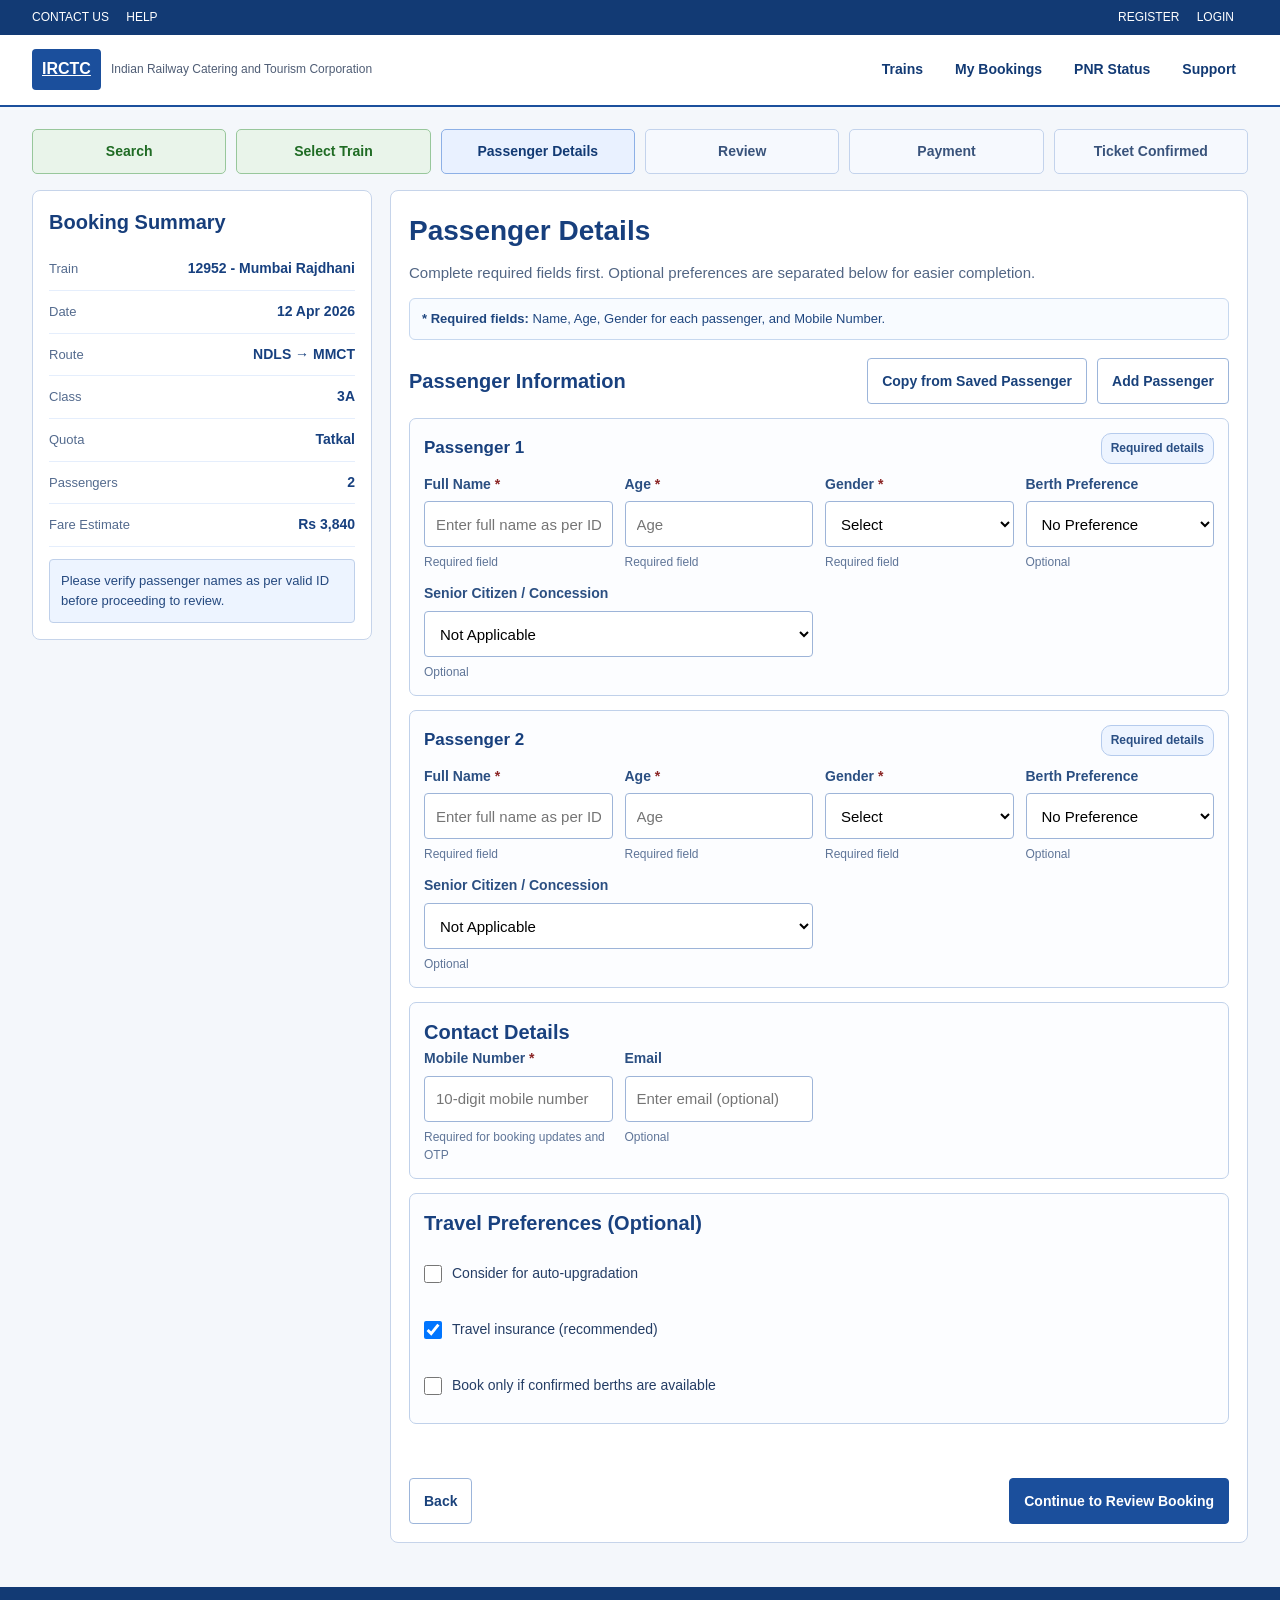
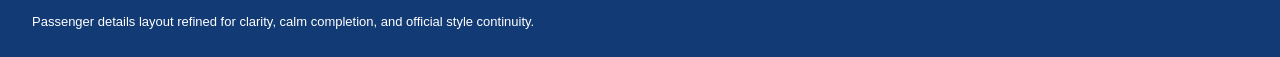
<file: passenger-details.html>
<!DOCTYPE html>
<html lang="en">
<head>
  <meta charset="UTF-8">
  <meta name="viewport" content="width=device-width, initial-scale=1.0">
  <title>IRCTC Passenger Details - UX Redesign</title>
  <link rel="stylesheet" href="passenger-details.css">
</head>
<body>
  <a class="skip-link" href="#main-content">Skip to main content</a>
  <div class="top-strip">
    <div class="container top-strip-inner">
      <div class="left-links">
        <a href="index.html#support-help-section">CONTACT US</a>
        <a href="index.html#support-help-section">HELP</a>
      </div>
      <div class="right-links">
        <a href="index.html#register-card">REGISTER</a>
        <a href="index.html#login-card">LOGIN</a>
      </div>
    </div>
  </div>

  <header class="site-header">
    <div class="container header-inner">
      <div class="brand-wrap">
        <a class="logo" href="index.html" aria-label="IRCTC Home">IRCTC</a>
        <div class="brand-text">Indian Railway Catering and Tourism Corporation</div>
      </div>
      <nav class="main-nav" aria-label="Primary">
        <a href="index.html">Trains</a>
        <a href="passenger-details.html">My Bookings</a>
        <a href="train-results.html">PNR Status</a>
        <a href="index.html#tertiary-zone-title">Support</a>
      </nav>
    </div>
  </header>

  <main class="container page-wrap" id="main-content">
    <ol class="progress-tracker">
      <li class="done">Search</li>
      <li class="done">Select Train</li>
      <li class="active">Passenger Details</li>
      <li>Review</li>
      <li>Payment</li>
      <li>Ticket Confirmed</li>
    </ol>

    <button class="mobile-summary-toggle" id="mobile-summary-toggle" aria-expanded="false" aria-controls="summary-panel">Show Booking Summary</button>

    <section class="layout">
      <aside class="summary-panel">
        <div id="summary-panel" class="summary-panel-content">
        <h2>Booking Summary</h2>
        <ul>
          <li><span>Train</span><strong>12952 - Mumbai Rajdhani</strong></li>
          <li><span>Date</span><strong>12 Apr 2026</strong></li>
          <li><span>Route</span><strong>NDLS → MMCT</strong></li>
          <li><span>Class</span><strong>3A</strong></li>
          <li><span>Quota</span><strong>Tatkal</strong></li>
          <li><span>Passengers</span><strong id="summary-passenger-count">2</strong></li>
          <li><span>Fare Estimate</span><strong>Rs 3,840</strong></li>
        </ul>
        <div class="summary-note">Please verify passenger names as per valid ID before proceeding to review.</div>
        </div>
      </aside>

      <section class="form-panel">
        <header class="panel-header">
          <h1>Passenger Details</h1>
          <p>Complete required fields first. Optional preferences are separated below for easier completion.</p>
        </header>

        <p class="required-note"><strong>* Required fields:</strong> Name, Age, Gender for each passenger, and Mobile Number.</p>

        <form id="passenger-form" novalidate>
          <div class="section-head">
            <h3>Passenger Information</h3>
            <div class="section-actions">
              <button type="button" class="ghost-btn" id="copy-saved-btn">Copy from Saved Passenger</button>
              <button type="button" class="ghost-btn" id="add-passenger-btn">Add Passenger</button>
            </div>
          </div>

          <div id="passenger-list">
            <article class="passenger-card" data-passenger-card>
              <div class="passenger-card-head">
                <h4>Passenger 1</h4>
                <span class="passenger-status">Required details</span>
                <button type="button" class="passenger-toggle" aria-expanded="true">Collapse</button>
              </div>
              <div class="passenger-grid">
                <label>Full Name <em>*</em>
                  <input type="text" name="name-1" data-required="true" placeholder="Enter full name as per ID">
                  <small>Required field</small>
                </label>
                <label>Age <em>*</em>
                  <input type="number" name="age-1" data-required="true" min="1" max="120" placeholder="Age">
                  <small>Required field</small>
                </label>
                <label>Gender <em>*</em>
                  <select name="gender-1" data-required="true">
                    <option value="">Select</option>
                    <option>Male</option>
                    <option>Female</option>
                    <option>Transgender</option>
                  </select>
                  <small>Required field</small>
                </label>
                <label>Berth Preference
                  <select name="berth-1">
                    <option>No Preference</option>
                    <option>Lower</option>
                    <option>Middle</option>
                    <option>Upper</option>
                    <option>Side Lower</option>
                    <option>Side Upper</option>
                  </select>
                  <small>Optional</small>
                </label>
                <label class="wide">Senior Citizen / Concession
                  <select name="concession-1">
                    <option>Not Applicable</option>
                    <option>Senior Citizen</option>
                    <option>Divyang</option>
                    <option>Other Eligible Concession</option>
                  </select>
                  <small>Optional</small>
                </label>
              </div>
            </article>

            <article class="passenger-card" data-passenger-card>
              <div class="passenger-card-head">
                <h4>Passenger 2</h4>
                <span class="passenger-status">Required details</span>
                <button type="button" class="passenger-toggle" aria-expanded="true">Collapse</button>
              </div>
              <div class="passenger-grid">
                <label>Full Name <em>*</em>
                  <input type="text" name="name-2" data-required="true" placeholder="Enter full name as per ID">
                  <small>Required field</small>
                </label>
                <label>Age <em>*</em>
                  <input type="number" name="age-2" data-required="true" min="1" max="120" placeholder="Age">
                  <small>Required field</small>
                </label>
                <label>Gender <em>*</em>
                  <select name="gender-2" data-required="true">
                    <option value="">Select</option>
                    <option>Male</option>
                    <option>Female</option>
                    <option>Transgender</option>
                  </select>
                  <small>Required field</small>
                </label>
                <label>Berth Preference
                  <select name="berth-2">
                    <option>No Preference</option>
                    <option>Lower</option>
                    <option>Middle</option>
                    <option>Upper</option>
                    <option>Side Lower</option>
                    <option>Side Upper</option>
                  </select>
                  <small>Optional</small>
                </label>
                <label class="wide">Senior Citizen / Concession
                  <select name="concession-2">
                    <option>Not Applicable</option>
                    <option>Senior Citizen</option>
                    <option>Divyang</option>
                    <option>Other Eligible Concession</option>
                  </select>
                  <small>Optional</small>
                </label>
              </div>
            </article>
          </div>

          <section class="form-section">
            <h3>Contact Details</h3>
            <div class="contact-grid">
              <label>Mobile Number <em>*</em>
                <input id="mobile" type="tel" data-required="true" placeholder="10-digit mobile number">
                <small>Required for booking updates and OTP</small>
              </label>
              <label>Email
                <input id="email" type="email" placeholder="Enter email (optional)">
                <small>Optional</small>
              </label>
            </div>
          </section>

          <section class="form-section optional-section">
            <h3>Travel Preferences (Optional)</h3>
            <div class="pref-grid">
              <label>
                <input type="checkbox" name="auto-upgrade">
                Consider for auto-upgradation
              </label>
              <label>
                <input type="checkbox" name="insurance" checked>
                Travel insurance (recommended)
              </label>
              <label>
                <input type="checkbox" name="book-only-if-confirm">
                Book only if confirmed berths are available
              </label>
            </div>
          </section>

          <p id="form-message" class="form-message" aria-live="polite"></p>

          <div class="cta-row">
            <button type="button" class="ghost-btn" id="passenger-back-btn">Back</button>
            <button type="submit" class="primary-btn" id="passenger-continue-btn">Continue to Review Booking</button>
          </div>
        </form>
      </section>
    </section>

    <div class="mobile-sticky-cta" aria-label="Mobile passenger actions">
      <button type="button" class="ghost-btn" id="mobile-back-btn">Back</button>
      <button type="button" class="primary-btn" id="mobile-continue-btn">Continue to Review</button>
    </div>
  </main>

  <footer class="site-footer">
    <div class="container">
      <p>Passenger details layout refined for clarity, calm completion, and official style continuity.</p>
    </div>
  </footer>

  <div class="transition-overlay" id="transition-overlay" aria-hidden="true">
    <video id="transition-video" muted playsinline preload="auto">
      <source src="inspiration/transition.mp4" type="video/mp4">
    </video>
  </div>

  <script src="transition.js"></script>
  <script src="passenger-details.js"></script>
</body>
</html>
</file>
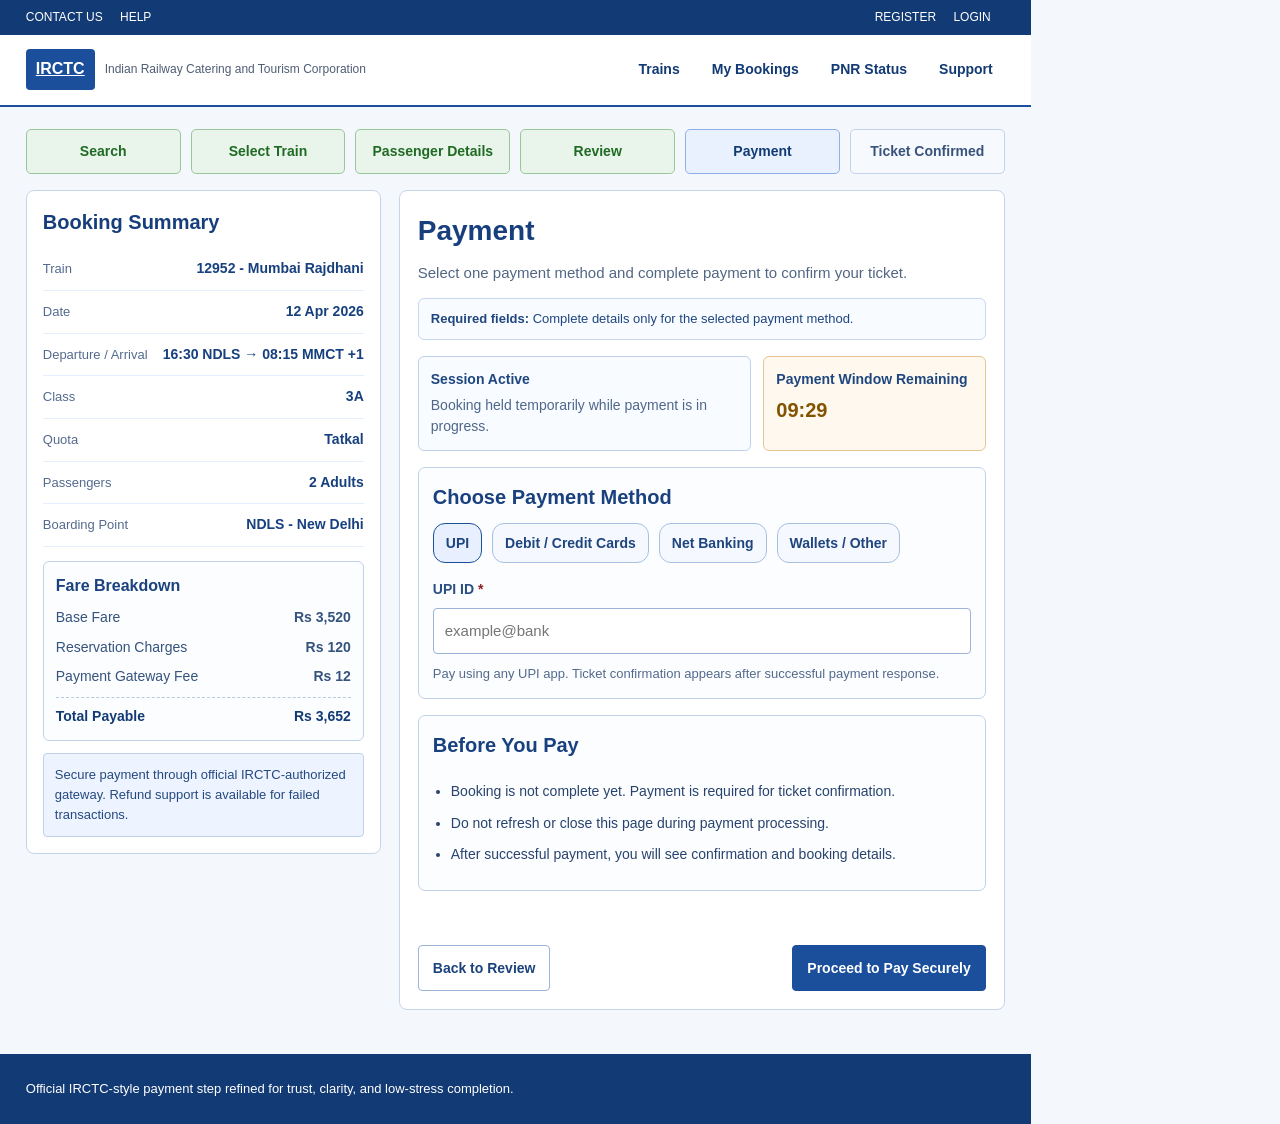
<file: payment.html>
<!DOCTYPE html>
<html lang="en">
<head>
  <meta charset="UTF-8">
  <meta name="viewport" content="width=device-width, initial-scale=1.0">
  <title>IRCTC Payment - UX Redesign</title>
  <link rel="stylesheet" href="payment.css">
</head>
<body>
  <a class="skip-link" href="#main-content">Skip to main content</a>
  <div class="top-strip">
    <div class="container top-strip-inner">
      <div class="left-links">
        <a href="index.html#support-help-section">CONTACT US</a>
        <a href="index.html#support-help-section">HELP</a>
      </div>
      <div class="right-links">
        <a href="index.html#register-card">REGISTER</a>
        <a href="index.html#login-card">LOGIN</a>
      </div>
    </div>
  </div>

  <header class="site-header">
    <div class="container header-inner">
      <div class="brand-wrap">
        <a class="logo" href="index.html" aria-label="IRCTC Home">IRCTC</a>
        <div class="brand-text">Indian Railway Catering and Tourism Corporation</div>
      </div>
      <nav class="main-nav" aria-label="Primary">
        <a href="index.html">Trains</a>
        <a href="passenger-details.html">My Bookings</a>
        <a href="train-results.html">PNR Status</a>
        <a href="index.html#tertiary-zone-title">Support</a>
      </nav>
    </div>
  </header>

  <main class="container page-wrap" id="main-content">
    <ol class="progress-tracker">
      <li class="done">Search</li>
      <li class="done">Select Train</li>
      <li class="done">Passenger Details</li>
      <li class="done">Review</li>
      <li class="active">Payment</li>
      <li>Ticket Confirmed</li>
    </ol>

    <button class="mobile-summary-toggle" id="payment-summary-toggle" aria-expanded="false" aria-controls="payment-summary-content">Show Booking Summary</button>

    <section class="layout">
      <aside class="summary-panel">
        <div id="payment-summary-content" class="summary-panel-content">
        <h2>Booking Summary</h2>
        <ul>
          <li><span>Train</span><strong>12952 - Mumbai Rajdhani</strong></li>
          <li><span>Date</span><strong>12 Apr 2026</strong></li>
          <li><span>Departure / Arrival</span><strong>16:30 NDLS → 08:15 MMCT +1</strong></li>
          <li><span>Class</span><strong>3A</strong></li>
          <li><span>Quota</span><strong>Tatkal</strong></li>
          <li><span>Passengers</span><strong>2 Adults</strong></li>
          <li><span>Boarding Point</span><strong>NDLS - New Delhi</strong></li>
        </ul>

        <div class="fare-box">
          <h3>Fare Breakdown</h3>
          <div class="fare-row"><span>Base Fare</span><strong>Rs 3,520</strong></div>
          <div class="fare-row"><span>Reservation Charges</span><strong>Rs 120</strong></div>
          <div class="fare-row"><span>Payment Gateway Fee</span><strong>Rs 12</strong></div>
          <div class="fare-row total"><span>Total Payable</span><strong>Rs 3,652</strong></div>
        </div>

        <div class="trust-note">
          Secure payment through official IRCTC-authorized gateway. Refund support is available for failed transactions.
        </div>
        </div>
      </aside>

      <section class="payment-panel">
        <header class="panel-header">
          <h1>Payment</h1>
          <p>Select one payment method and complete payment to confirm your ticket.</p>
        </header>

        <p class="required-note"><strong>Required fields:</strong> Complete details only for the selected payment method.</p>

        <div class="status-row">
          <div class="status-card">
            <strong>Session Active</strong>
            <span>Booking held temporarily while payment is in progress.</span>
          </div>
          <div class="timer-card" id="timer-card">
            <strong>Payment Window Remaining</strong>
            <span id="payment-timer">09:30</span>
          </div>
        </div>

        <section class="payment-methods">
          <h3>Choose Payment Method</h3>
          <div class="method-tabs" role="tablist" aria-label="Payment methods">
            <button class="method-tab active" data-method="upi" role="tab" aria-selected="true">UPI</button>
            <button class="method-tab" data-method="card" role="tab" aria-selected="false">Debit / Credit Cards</button>
            <button class="method-tab" data-method="netbanking" role="tab" aria-selected="false">Net Banking</button>
            <button class="method-tab" data-method="wallet" role="tab" aria-selected="false">Wallets / Other</button>
          </div>

          <div class="method-content">
            <div class="method-pane active" id="pane-upi">
              <label>UPI ID <em>*</em>
                <input type="text" id="upi-id" placeholder="example@bank">
              </label>
              <p class="method-hint">Pay using any UPI app. Ticket confirmation appears after successful payment response.</p>
            </div>

            <div class="method-pane" id="pane-card">
              <div class="card-grid">
                <label>Card Number
                  <input type="text" id="card-number" placeholder="XXXX XXXX XXXX XXXX">
                </label>
                <label>Name on Card
                  <input type="text" id="card-name" placeholder="Card holder name">
                </label>
                <label>Expiry <em>*</em>
                  <input type="text" id="card-expiry" placeholder="MM/YY">
                </label>
                <label>CVV <em>*</em>
                  <input type="password" id="card-cvv" placeholder="CVV">
                </label>
              </div>
            </div>

            <div class="method-pane" id="pane-netbanking">
              <label>Select Bank
                <select id="bank-select">
                  <option value="">Choose your bank</option>
                  <option>SBI</option>
                  <option>HDFC Bank</option>
                  <option>ICICI Bank</option>
                  <option>Axis Bank</option>
                  <option>PNB</option>
                </select>
              </label>
              <p class="method-hint">You will be redirected securely to your bank and returned after payment.</p>
            </div>

            <div class="method-pane" id="pane-wallet">
              <label>Select Wallet / Other Method
                <select id="wallet-select">
                  <option value="">Choose method</option>
                  <option>IRCTC eWallet</option>
                  <option>Paytm</option>
                  <option>Amazon Pay</option>
                </select>
              </label>
              <p class="method-hint">Use supported wallets for quick checkout.</p>
            </div>
          </div>
        </section>

        <section class="reassurance-block">
          <div class="accordion-head">
            <h3>Before You Pay</h3>
            <button type="button" class="accordion-toggle" id="payment-checklist-toggle" aria-expanded="true">Collapse</button>
          </div>
          <ul id="payment-checklist-content">
            <li>Booking is not complete yet. Payment is required for ticket confirmation.</li>
            <li>Do not refresh or close this page during payment processing.</li>
            <li>After successful payment, you will see confirmation and booking details.</li>
          </ul>
        </section>

        <p id="payment-message" class="payment-message" aria-live="polite"></p>

        <div class="cta-row">
          <button type="button" class="ghost-btn" id="payment-back-btn">Back to Review</button>
          <button type="button" class="primary-btn" id="pay-btn">Proceed to Pay Securely</button>
        </div>
      </section>
    </section>

    <div class="mobile-sticky-cta" aria-label="Mobile payment actions">
      <button type="button" class="ghost-btn" id="mobile-pay-back-btn">Back</button>
      <button type="button" class="primary-btn" id="mobile-pay-btn">Pay Rs 3,652</button>
    </div>
  </main>

  <footer class="site-footer">
    <div class="container">
      <p>Official IRCTC-style payment step refined for trust, clarity, and low-stress completion.</p>
    </div>
  </footer>

  <div class="transition-overlay" id="transition-overlay" aria-hidden="true">
    <video id="transition-video" muted playsinline preload="auto">
      <source src="inspiration/transition.mp4" type="video/mp4">
    </video>
  </div>

  <script src="transition.js"></script>
  <script src="payment.js"></script>
</body>
</html>
</file>
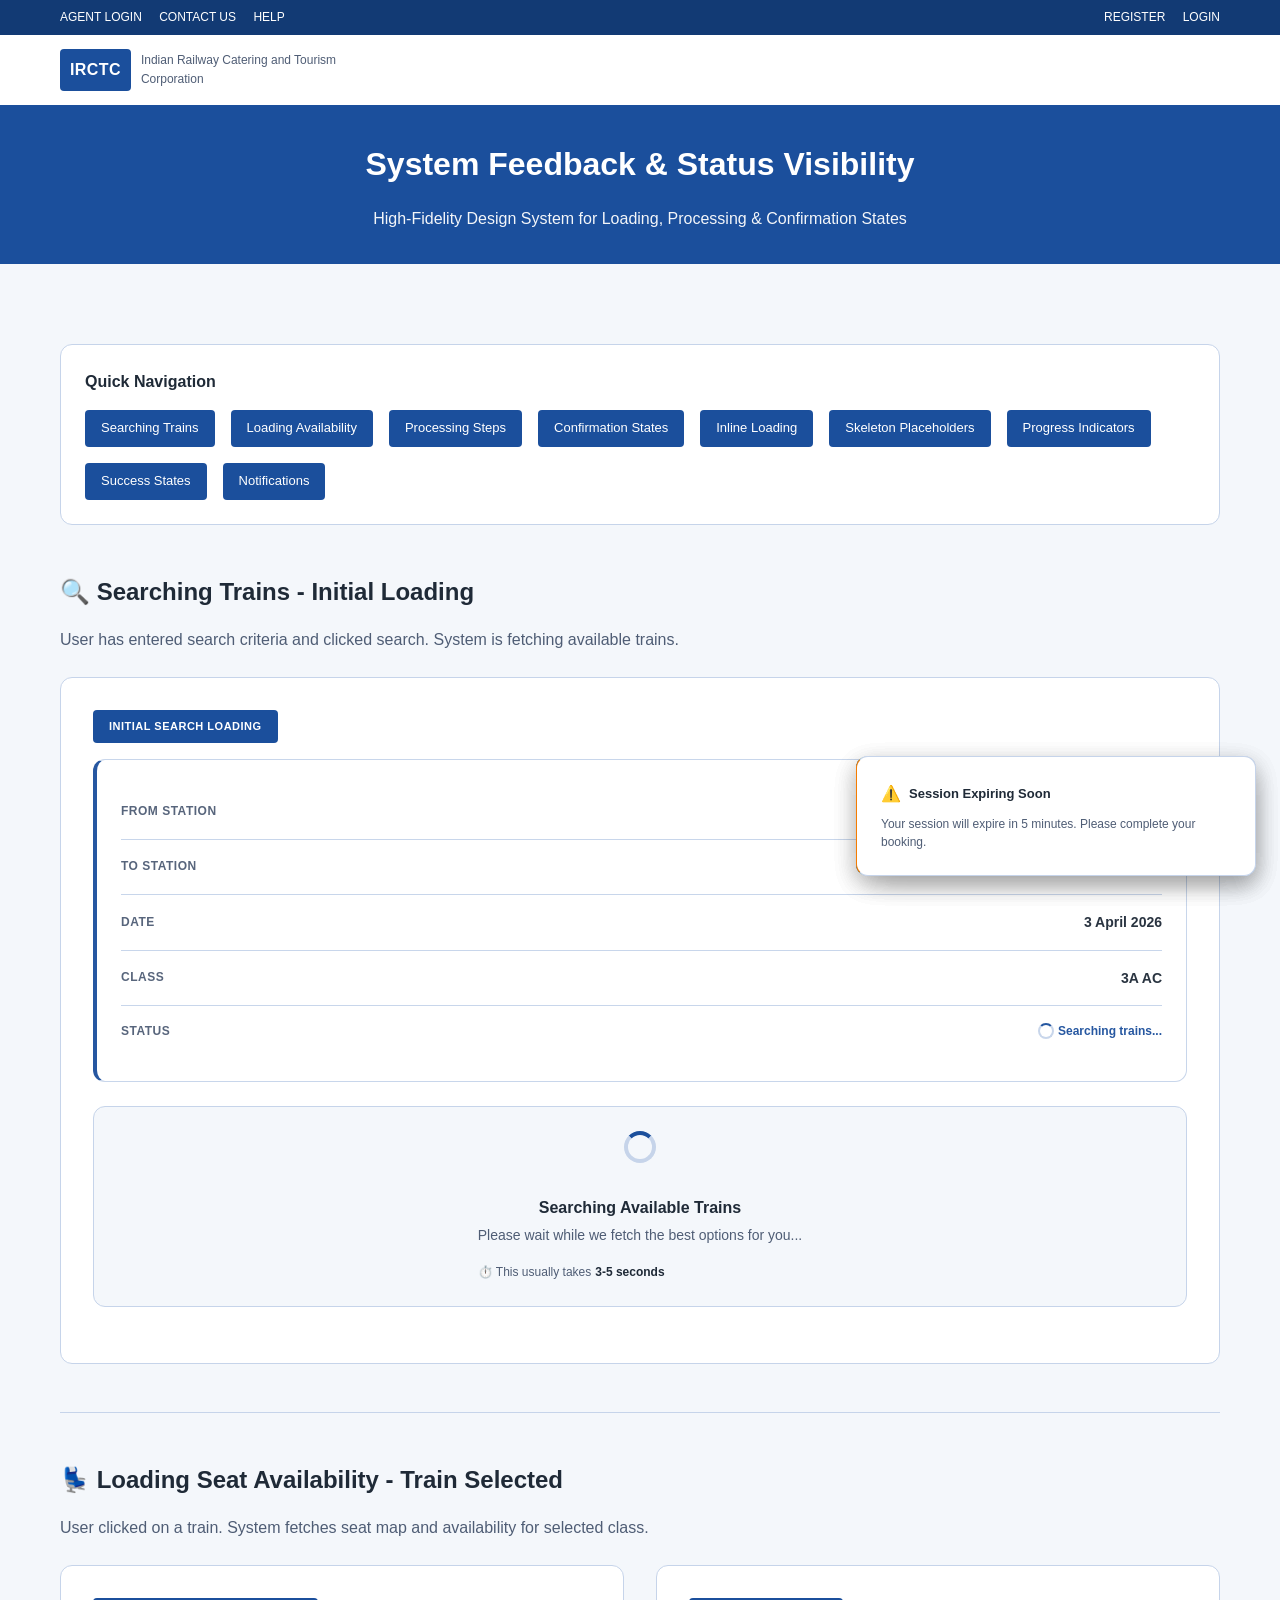
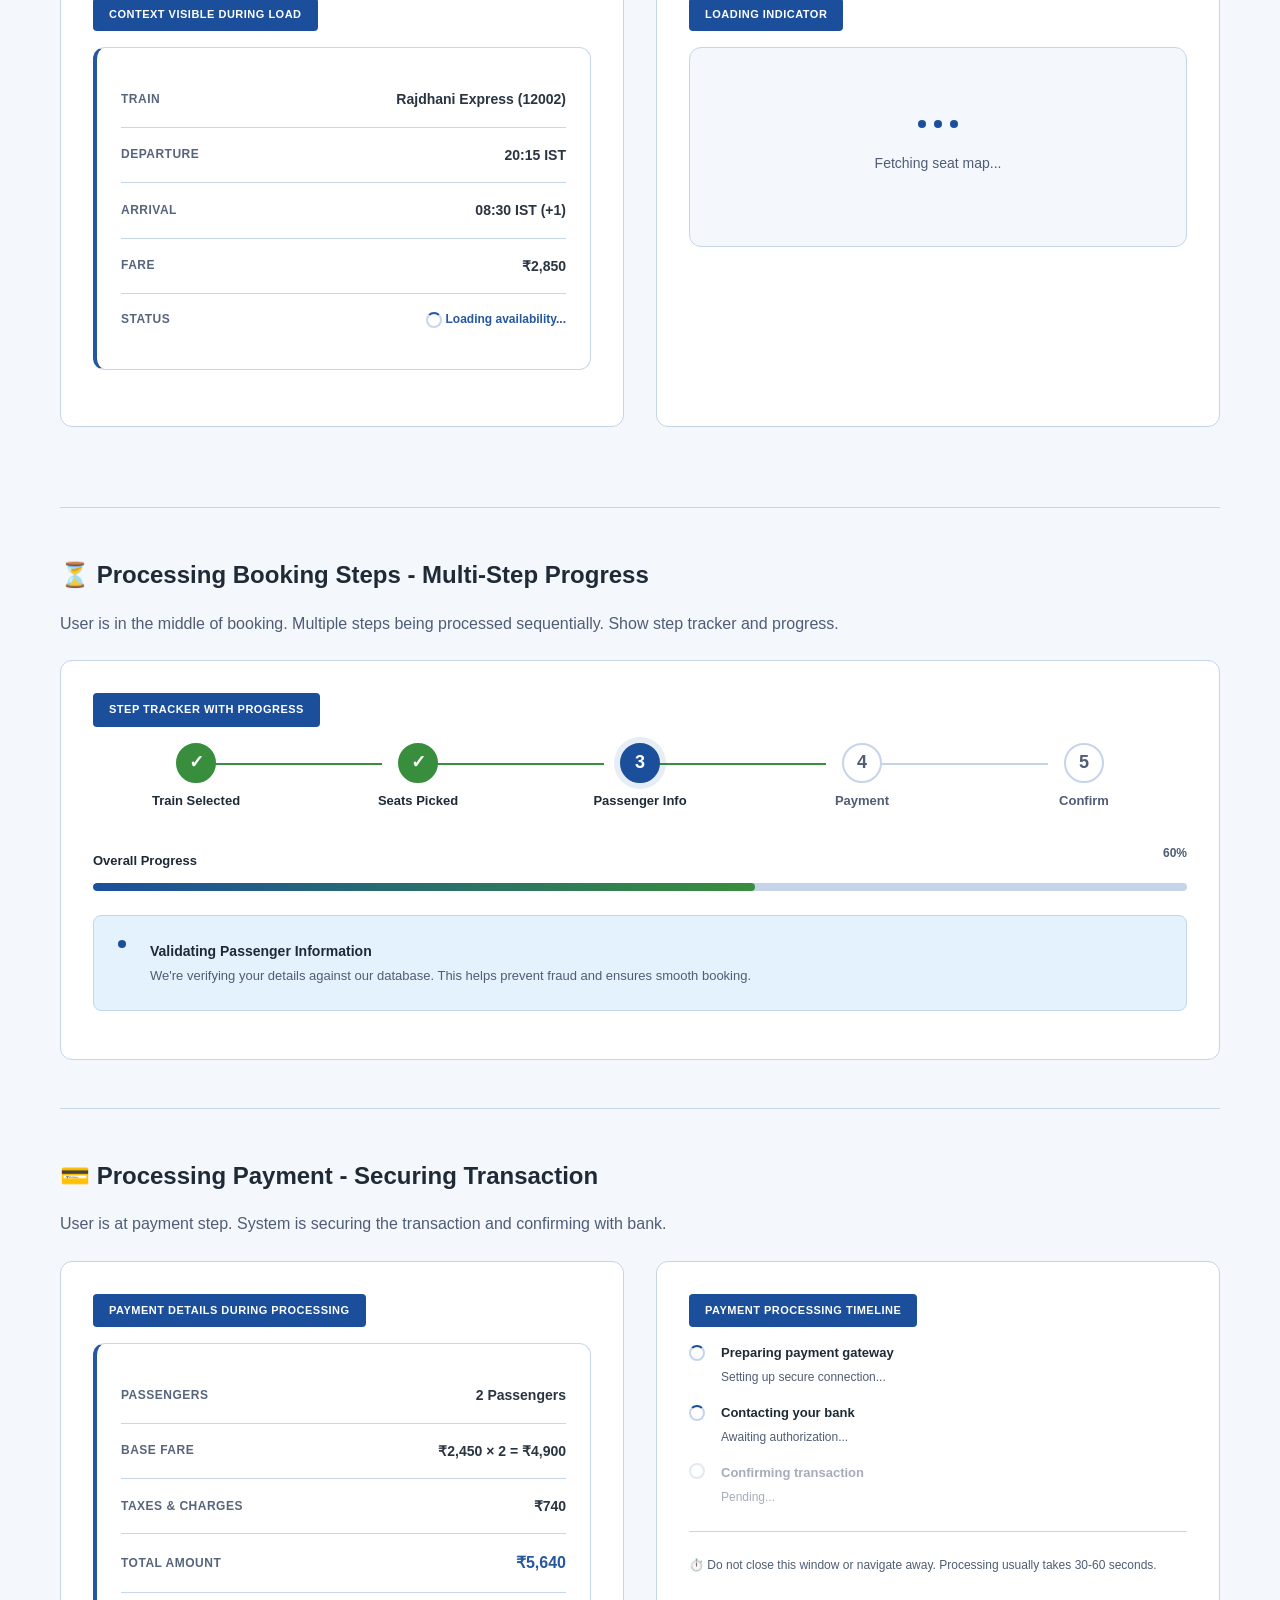
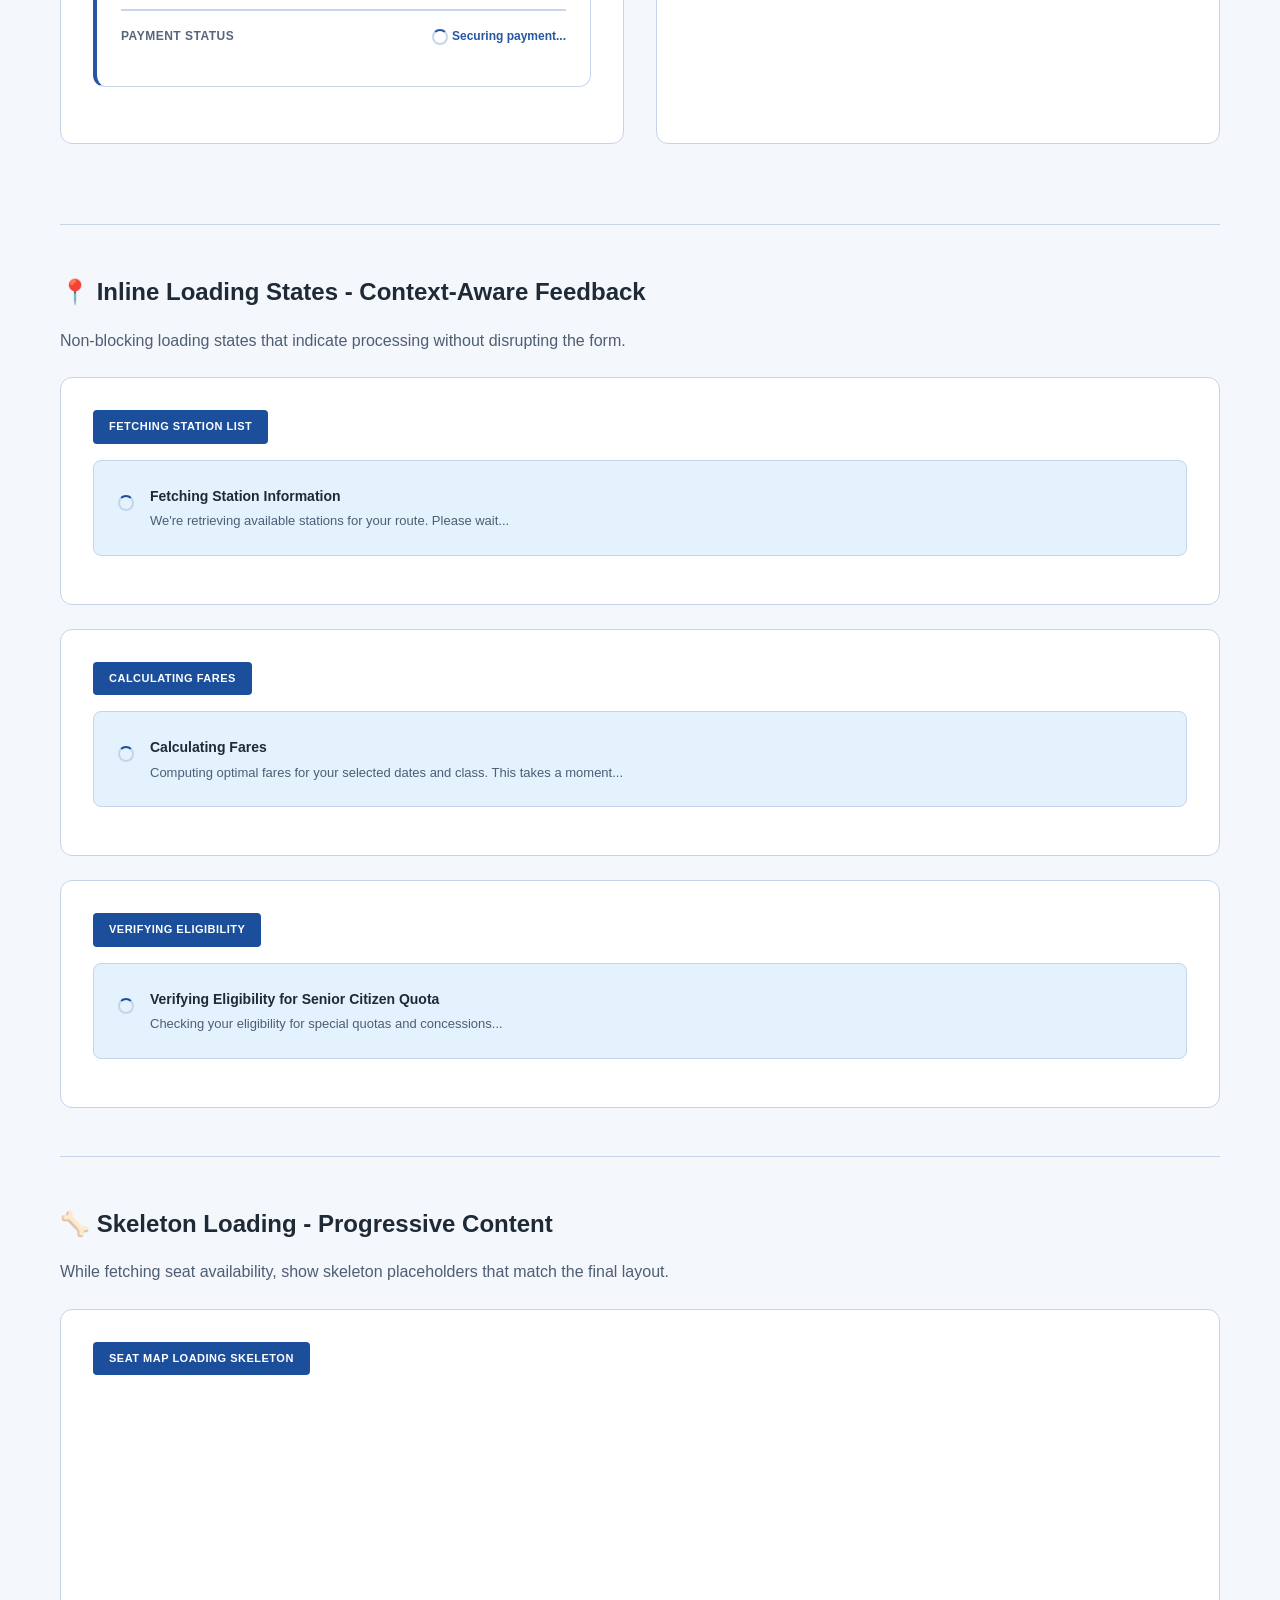
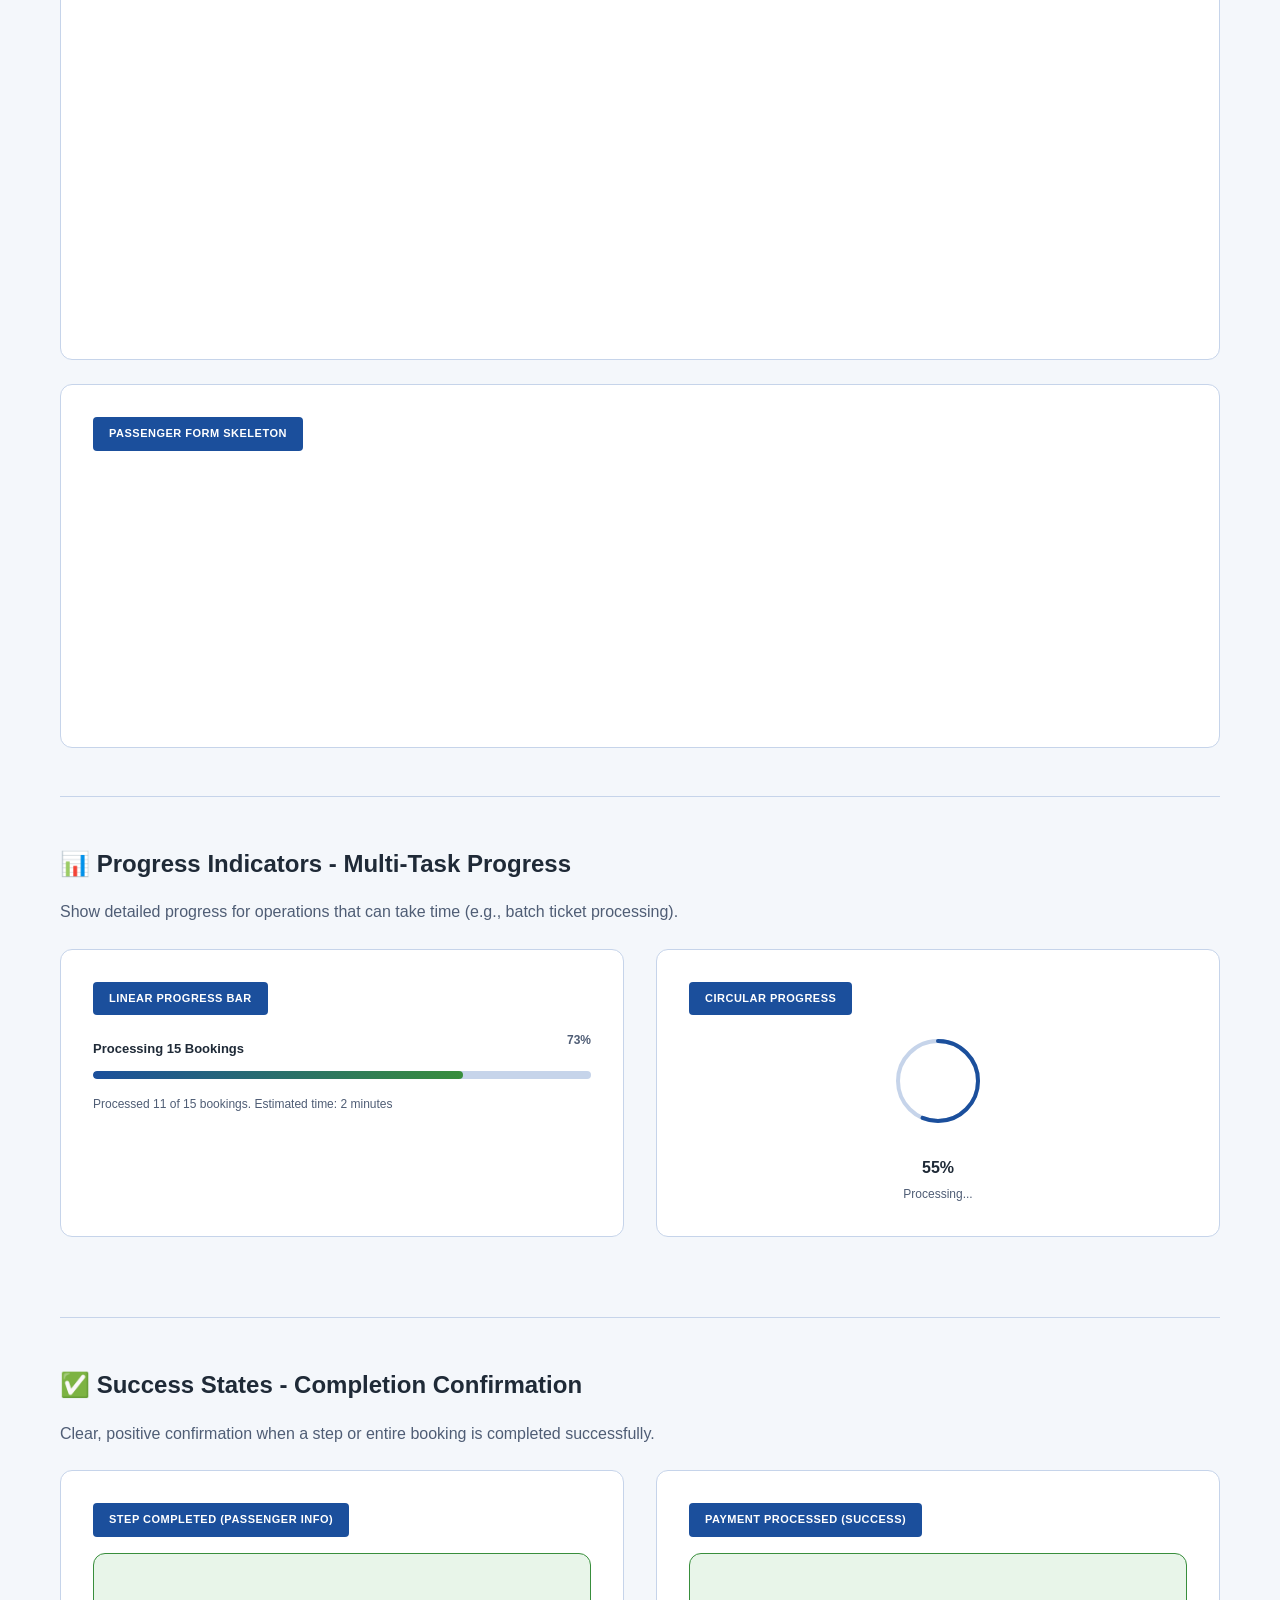
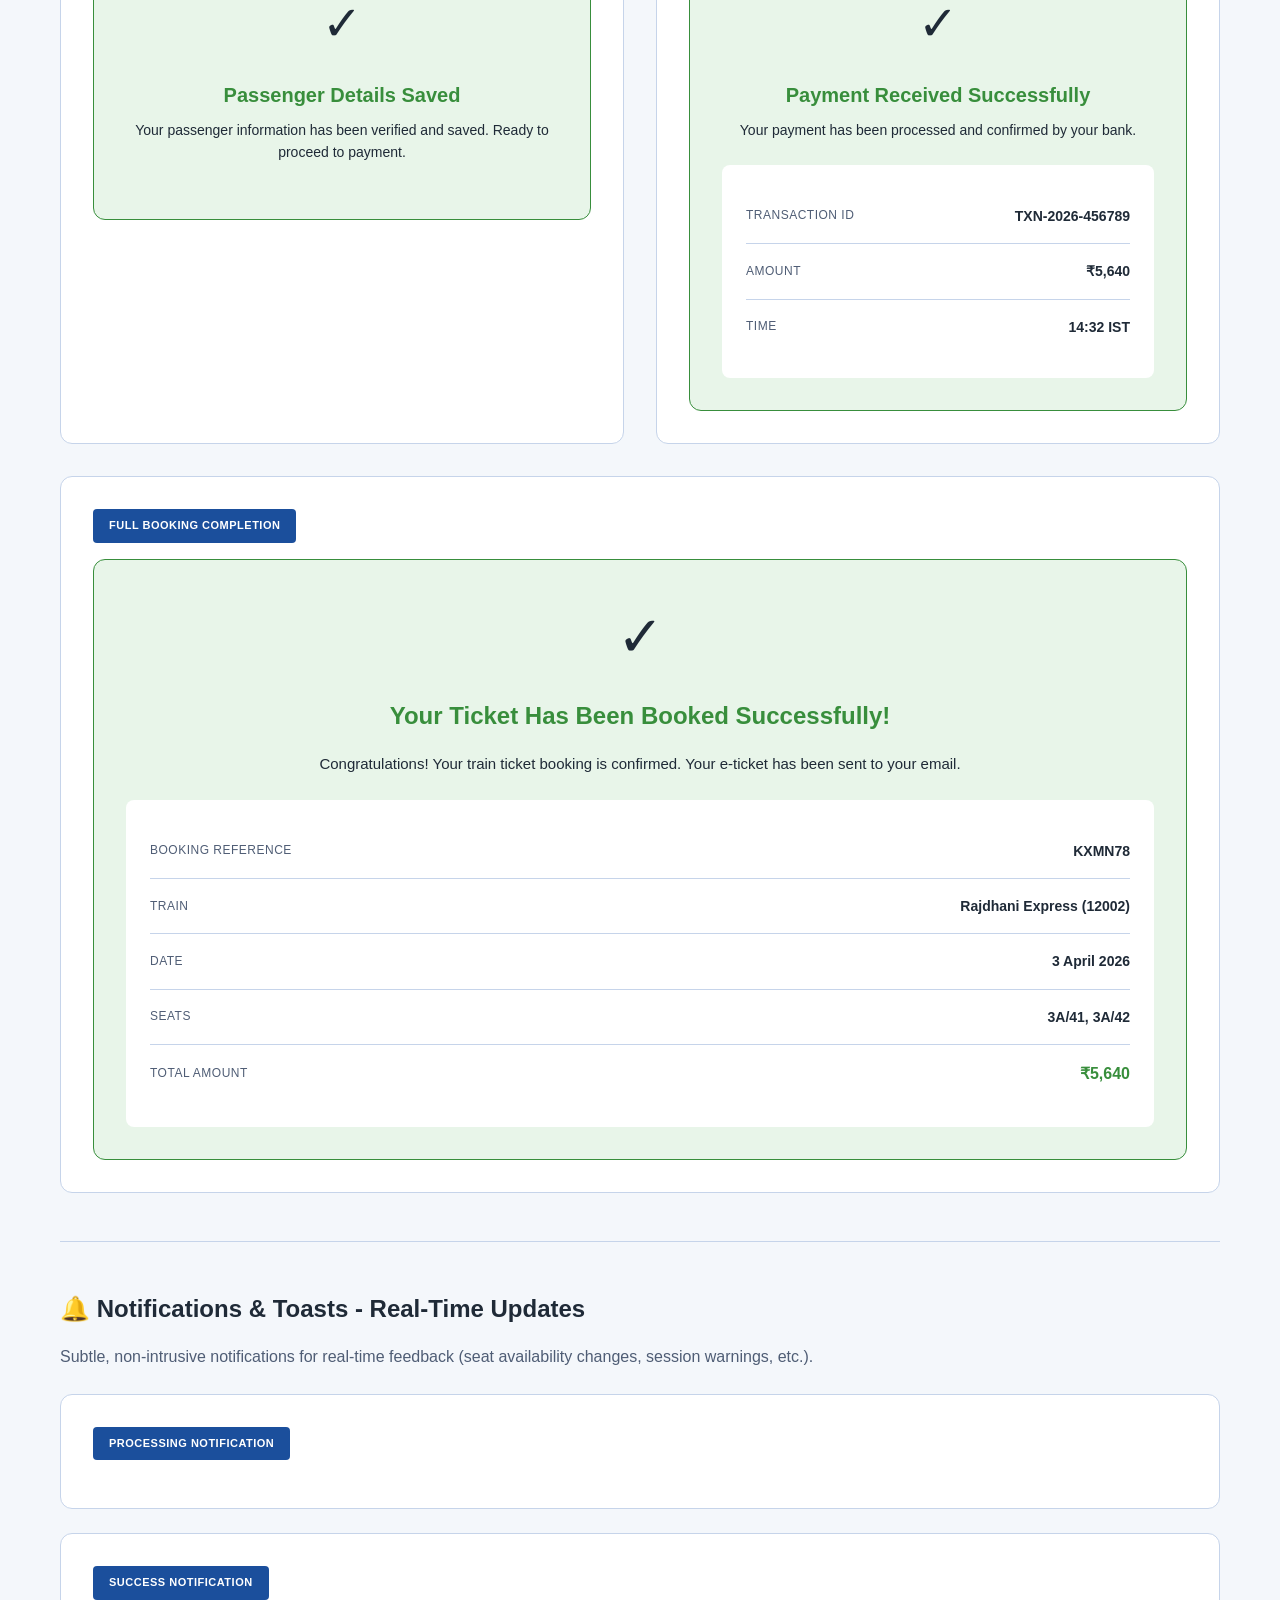
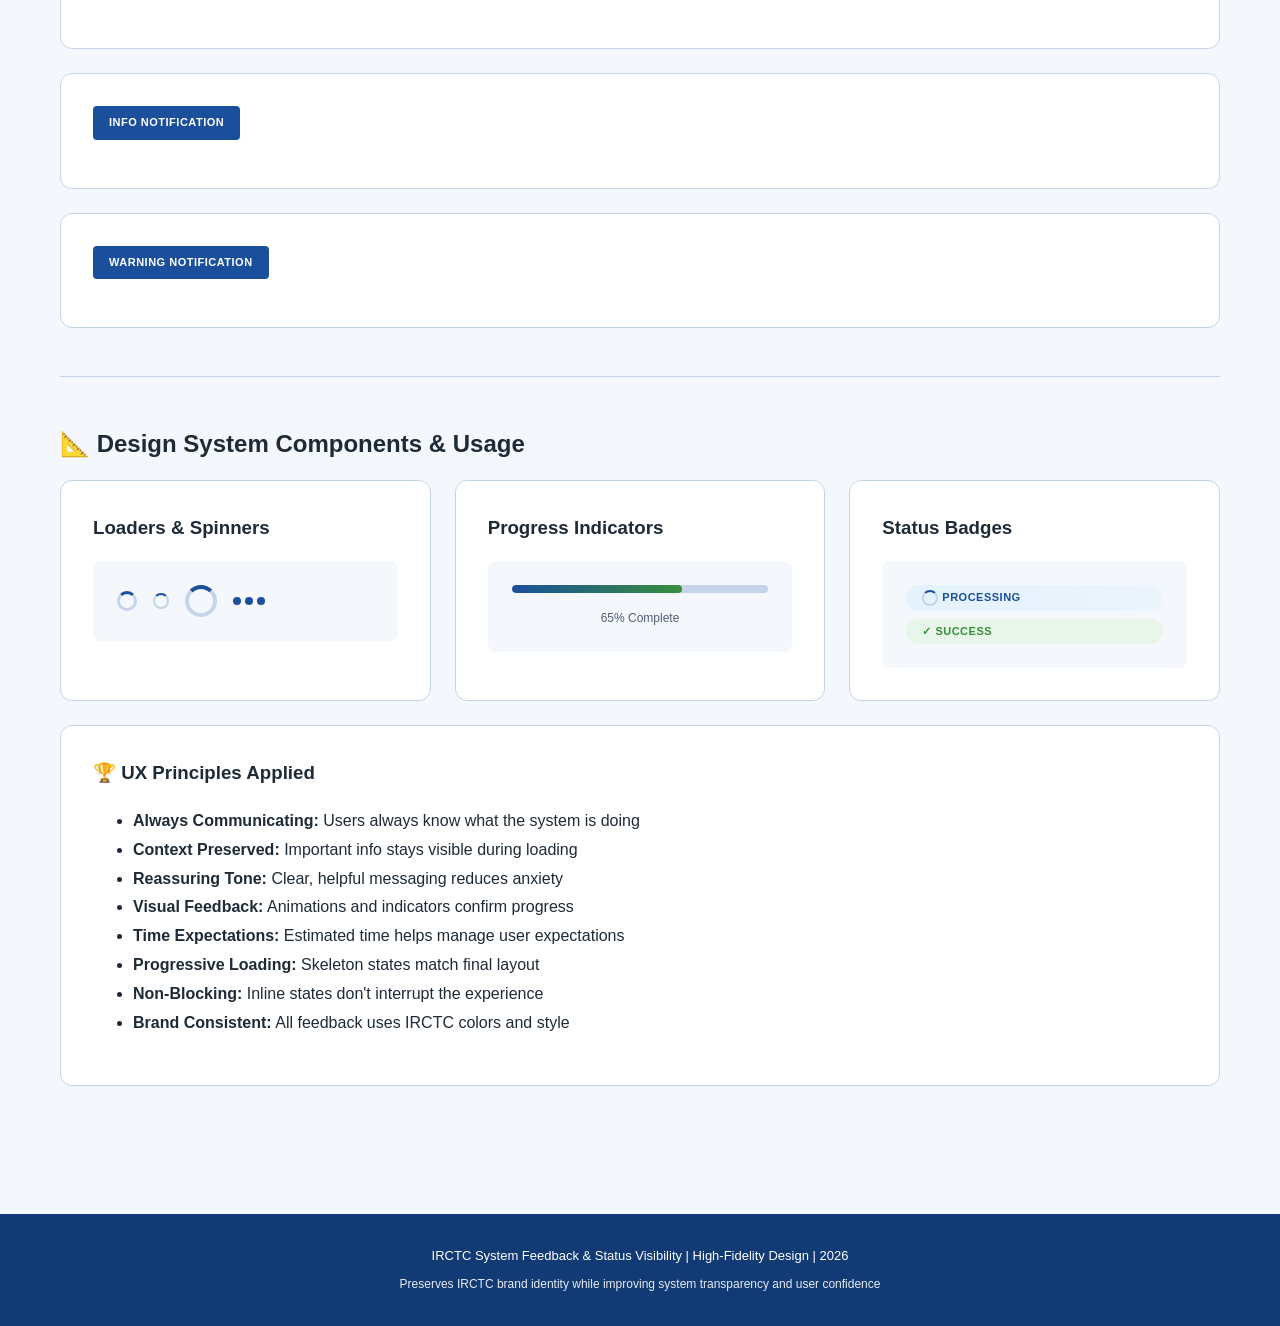
<file: system-feedback-demo.html>
<!DOCTYPE html>
<html lang="en">
<head>
  <meta charset="UTF-8">
  <meta name="viewport" content="width=device-width, initial-scale=1.0">
  <title>IRCTC System Feedback & Status Visibility - High-Fidelity Design</title>
  <link rel="stylesheet" href="styles.css">
  <link rel="stylesheet" href="system-feedback.css">
  <style>
    /* Demo-specific styling */
    main {
      padding: var(--spacing-xl) 0;
    }

    .demo-section {
      margin-top: var(--spacing-2xl);
      padding-bottom: var(--spacing-2xl);
      border-bottom: 1px solid var(--border);
    }

    .demo-section:first-child {
      margin-top: 0;
    }

    .system-header {
      background: var(--irctc-blue);
      color: white;
      padding: var(--spacing-xl) 0;
      margin-bottom: var(--spacing-2xl);
      text-align: center;
    }

    .system-header h1 {
      margin: 0 0 var(--spacing-md) 0;
      font-size: 32px;
    }

    .system-header p {
      margin: 0;
      font-size: 16px;
      opacity: 0.95;
    }

    .demo-title {
      font-size: 24px;
      font-weight: 700;
      color: var(--text);
      margin-bottom: var(--spacing-md);
      display: flex;
      align-items: center;
      gap: var(--spacing-md);
    }

    .demo-grid {
      display: grid;
      grid-template-columns: 1fr 1fr;
      gap: var(--spacing-xl);
      margin-bottom: var(--spacing-xl);
    }

    @media (max-width: 1200px) {
      .demo-grid {
        grid-template-columns: 1fr;
      }
    }

    .demo-box {
      border: 1px solid var(--border);
      border-radius: var(--radius-lg);
      padding: var(--spacing-xl);
      background: var(--card);
    }

    .demo-label {
      font-size: 12px;
      text-transform: uppercase;
      letter-spacing: 0.5px;
      color: var(--muted);
      margin-bottom: var(--spacing-md);
      font-weight: 700;
    }

    .demo-description {
      font-size: 13px;
      color: var(--muted);
      margin-bottom: var(--spacing-lg);
      line-height: 1.6;
    }

    .scenario-label {
      background: var(--irctc-blue);
      color: white;
      padding: var(--spacing-sm) var(--spacing-md);
      border-radius: var(--radius-sm);
      font-size: 11px;
      font-weight: 700;
      text-transform: uppercase;
      letter-spacing: 0.5px;
      display: inline-block;
      margin-bottom: var(--spacing-md);
    }

    .nav-section {
      background: var(--card);
      padding: var(--spacing-lg);
      margin-bottom: var(--spacing-xl);
      border-radius: var(--radius-lg);
      border: 1px solid var(--border);
    }

    .nav-section h2 {
      margin: 0 0 var(--spacing-md) 0;
      font-size: 16px;
      color: var(--text);
      font-weight: 700;
    }

    .nav-links {
      display: flex;
      flex-wrap: wrap;
      gap: var(--spacing-md);
    }

    .nav-links a {
      display: inline-block;
      padding: var(--spacing-sm) var(--spacing-md);
      background: var(--irctc-blue);
      color: white;
      text-decoration: none;
      border-radius: var(--radius-sm);
      font-size: 13px;
      transition: all 0.2s ease;
    }

    .nav-links a:hover {
      background: var(--irctc-dark-blue);
      transform: translateY(-2px);
    }

    .state-preview {
      background: var(--irctc-bg);
      border: 1px solid var(--border);
      border-radius: var(--radius-lg);
      padding: var(--spacing-lg);
      margin-bottom: var(--spacing-lg);
      min-height: 200px;
      display: flex;
      flex-direction: column;
      justify-content: center;
      align-items: center;
    }

    .state-preview.small {
      min-height: 100px;
      justify-content: flex-start;
    }

    footer {
      background: var(--irctc-dark-blue);
      color: white;
      padding: var(--spacing-xl) 0;
      margin-top: var(--spacing-2xl);
      text-align: center;
    }

    footer p {
      margin: 0;
      font-size: 13px;
    }

    footer p + p {
      margin-top: var(--spacing-sm);
      font-size: 12px;
      opacity: 0.9;
    }

    .info-row {
      display: flex;
      justify-content: space-between;
      align-items: center;
      padding: var(--spacing-md) 0;
      border-bottom: 1px solid var(--border);
    }

    .info-row:last-child {
      border-bottom: none;
    }

    .info-label {
      font-size: 12px;
      color: var(--muted);
      text-transform: uppercase;
      letter-spacing: 0.5px;
      font-weight: 600;
    }

    .info-value {
      font-size: 14px;
      font-weight: 700;
      color: var(--text);
    }

    .system-details {
      background: var(--irctc-bg);
      border-radius: var(--radius-md);
      padding: var(--spacing-lg);
      margin-top: var(--spacing-lg);
    }
  </style>
</head>
<body>
  <div class="top-strip">
    <div class="container top-strip-inner">
      <div class="left-links">
        <a href="#">AGENT LOGIN</a>
        <a href="#">CONTACT US</a>
        <a href="#">HELP</a>
      </div>
      <div class="right-links">
        <a href="#">REGISTER</a>
        <a href="#">LOGIN</a>
      </div>
    </div>
  </div>

  <header class="site-header">
    <div class="container header-inner">
      <div class="brand-wrap">
        <div class="logo">IRCTC</div>
        <div class="brand-text">Indian Railway Catering and Tourism Corporation</div>
      </div>
    </div>
  </header>

  <div class="system-header">
    <div class="container">
      <h1>System Feedback & Status Visibility</h1>
      <p>High-Fidelity Design System for Loading, Processing & Confirmation States</p>
    </div>
  </div>

  <main>
    <div class="container">
      <!-- Navigation -->
      <div class="nav-section">
        <h2>Quick Navigation</h2>
        <div class="nav-links">
          <a href="#searching">Searching Trains</a>
          <a href="#loading-availability">Loading Availability</a>
          <a href="#processing">Processing Steps</a>
          <a href="#confirmation">Confirmation States</a>
          <a href="#inline-states">Inline Loading</a>
          <a href="#skeleton">Skeleton Placeholders</a>
          <a href="#progress">Progress Indicators</a>
          <a href="#success">Success States</a>
          <a href="#toasts">Notifications</a>
        </div>
      </div>

      <!-- ========================================
           SCENARIO 1: SEARCHING TRAINS
           ======================================== -->
      <section class="demo-section" id="searching">
        <h2 class="demo-title">🔍 Searching Trains - Initial Loading</h2>
        <p style="color: var(--muted); margin-bottom: var(--spacing-lg);">
          User has entered search criteria and clicked search. System is fetching available trains.
        </p>

        <div class="demo-box">
          <small class="scenario-label">Initial Search Loading</small>

          <!-- Context preserved during loading -->
          <div class="context-card processing">
            <div class="info-row">
              <span class="info-label">From Station</span>
              <span class="info-value">Delhi (NDLS)</span>
            </div>
            <div class="info-row">
              <span class="info-label">To Station</span>
              <span class="info-value">Mumbai (MMCT)</span>
            </div>
            <div class="info-row">
              <span class="info-label">Date</span>
              <span class="info-value">3 April 2026</span>
            </div>
            <div class="info-row">
              <span class="info-label">Class</span>
              <span class="info-value">3A AC</span>
            </div>
            <div class="info-row">
              <span class="info-label">Status</span>
              <span class="context-status processing">
                <span class="spinner sm"></span>
                Searching trains...
              </span>
            </div>
          </div>

          <!-- Loading state overlay on results area -->
          <div class="state-preview" style="margin-top: var(--spacing-lg);">
            <div style="text-align: center;">
              <div class="spinner lg" style="margin: 0 auto var(--spacing-lg);"></div>
              <h3 style="font-size: 16px; font-weight: 700; color: var(--text); margin: 0 0 var(--spacing-xs) 0;">
                Searching Available Trains
              </h3>
              <p style="color: var(--muted); font-size: 14px; margin: 0 0 var(--spacing-md) 0;">
                Please wait while we fetch the best options for you...
              </p>
              <div class="estimated-time">
                ⏱️ This usually takes
                <strong>3-5 seconds</strong>
              </div>
            </div>
          </div>
        </div>
      </section>

      <!-- ========================================
           SCENARIO 2: LOADING SEAT AVAILABILITY
           ======================================== -->
      <section class="demo-section" id="loading-availability">
        <h2 class="demo-title">💺 Loading Seat Availability - Train Selected</h2>
        <p style="color: var(--muted); margin-bottom: var(--spacing-lg);">
          User clicked on a train. System fetches seat map and availability for selected class.
        </p>

        <div class="demo-grid">
          <!-- Train Info Preserved -->
          <div class="demo-box">
            <small class="scenario-label">Context Visible During Load</small>

            <div class="context-card processing">
              <div class="info-row">
                <span class="info-label">Train</span>
                <span class="info-value">Rajdhani Express (12002)</span>
              </div>
              <div class="info-row">
                <span class="info-label">Departure</span>
                <span class="info-value">20:15 IST</span>
              </div>
              <div class="info-row">
                <span class="info-label">Arrival</span>
                <span class="info-value">08:30 IST (+1)</span>
              </div>
              <div class="info-row">
                <span class="info-label">Fare</span>
                <span class="info-value">₹2,850</span>
              </div>
              <div class="info-row">
                <span class="info-label">Status</span>
                <span class="context-status processing">
                  <span class="spinner sm"></span>
                  Loading availability...
                </span>
              </div>
            </div>
          </div>

          <!-- Loading Animation -->
          <div class="demo-box">
            <small class="scenario-label">Loading Indicator</small>

            <div class="state-preview">
              <div style="text-align: center; width: 100%;">
                <div style="display: flex; justify-content: center; gap: var(--spacing-sm); margin-bottom: var(--spacing-lg);">
                  <div class="loading-dot"></div>
                  <div class="loading-dot"></div>
                  <div class="loading-dot"></div>
                </div>
                <p style="color: var(--muted); font-size: 14px; margin: 0;">
                  Fetching seat map...
                </p>
              </div>
            </div>
          </div>
        </div>
      </section>

      <!-- ========================================
           SCENARIO 3: PROCESSING MULTIPLE STEPS
           ======================================== -->
      <section class="demo-section" id="processing">
        <h2 class="demo-title">⏳ Processing Booking Steps - Multi-Step Progress</h2>
        <p style="color: var(--muted); margin-bottom: var(--spacing-lg);">
          User is in the middle of booking. Multiple steps being processed sequentially. Show step tracker and progress.
        </p>

        <div class="demo-box">
          <small class="scenario-label">Step Tracker with Progress</small>

          <!-- Step Tracker -->
          <div style="margin-bottom: var(--spacing-xl);">
            <div class="step-tracker">
              <div class="step-item completed">
                <div class="step-circle">✓</div>
                <div class="step-label">Train Selected</div>
              </div>
              <div class="step-item completed">
                <div class="step-circle">✓</div>
                <div class="step-label">Seats Picked</div>
              </div>
              <div class="step-item active">
                <div class="step-circle">3</div>
                <div class="step-label">Passenger Info</div>
              </div>
              <div class="step-item inactive">
                <div class="step-circle">4</div>
                <div class="step-label">Payment</div>
              </div>
              <div class="step-item inactive">
                <div class="step-circle">5</div>
                <div class="step-label">Confirm</div>
              </div>
            </div>
          </div>

          <!-- Progress indicator -->
          <div style="margin-bottom: var(--spacing-lg);">
            <div style="display: flex; justify-content: space-between; align-items: center; margin-bottom: var(--spacing-xs);">
              <span style="font-size: 13px; font-weight: 600; color: var(--text);">Overall Progress</span>
              <span class="progress-percentage">60%</span>
            </div>
            <div class="progress-bar">
              <div class="progress-bar-fill" style="width: 60%;"></div>
            </div>
          </div>

          <!-- Current step context -->
          <div class="loading-state">
            <span class="loading-dot" style="display: inline-block; margin-right: var(--spacing-sm);"></span>
            <div class="loading-state-content">
              <h3 class="loading-state-title">Validating Passenger Information</h3>
              <p class="loading-state-description">We're verifying your details against our database. This helps prevent fraud and ensures smooth booking.</p>
            </div>
          </div>
        </div>
      </section>

      <!-- ========================================
           SCENARIO 4: PAYMENT PROCESSING
           ======================================== -->
      <section class="demo-section" id="confirmation">
        <h2 class="demo-title">💳 Processing Payment - Securing Transaction</h2>
        <p style="color: var(--muted); margin-bottom: var(--spacing-lg);">
          User is at payment step. System is securing the transaction and confirming with bank.
        </p>

        <div class="demo-grid">
          <!-- Payment Context Preserved -->
          <div class="demo-box">
            <small class="scenario-label">Payment Details During Processing</small>

            <div class="context-card processing">
              <div class="info-row">
                <span class="info-label">Passengers</span>
                <span class="info-value">2 Passengers</span>
              </div>
              <div class="info-row">
                <span class="info-label">Base Fare</span>
                <span class="info-value">₹2,450 × 2 = ₹4,900</span>
              </div>
              <div class="info-row">
                <span class="info-label">Taxes & Charges</span>
                <span class="info-value">₹740</span>
              </div>
              <div class="info-row">
                <span class="info-label">Total Amount</span>
                <span class="info-value" style="color: var(--irctc-blue); font-size: 16px;">₹5,640</span>
              </div>
              <div class="info-row" style="border-top: 2px solid var(--border); padding-top: var(--spacing-md); margin-top: var(--spacing-md);">
                <span class="info-label">Payment Status</span>
                <span class="context-status processing">
                  <span class="spinner sm"></span>
                  Securing payment...
                </span>
              </div>
            </div>
          </div>

          <!-- Payment Processing Steps -->
          <div class="demo-box">
            <small class="scenario-label">Payment Processing Timeline</small>

            <div style="display: flex; flex-direction: column; gap: var(--spacing-md);">
              <!-- Step 1: Processing -->
              <div style="display: flex; gap: var(--spacing-md); align-items: flex-start;">
                <div style="flex-shrink: 0;">
                  <div class="spinner sm"></div>
                </div>
                <div style="flex: 1;">
                  <p style="font-size: 13px; font-weight: 600; color: var(--text); margin: 0 0 var(--spacing-xs) 0;">
                    Preparing payment gateway
                  </p>
                  <p style="font-size: 12px; color: var(--muted); margin: 0;">
                    Setting up secure connection...
                  </p>
                </div>
              </div>

              <!-- Step 2: Waiting -->
              <div style="display: flex; gap: var(--spacing-md); align-items: flex-start;">
                <div style="flex-shrink: 0;">
                  <div class="spinner sm"></div>
                </div>
                <div style="flex: 1;">
                  <p style="font-size: 13px; font-weight: 600; color: var(--text); margin: 0 0 var(--spacing-xs) 0;">
                    Contacting your bank
                  </p>
                  <p style="font-size: 12px; color: var(--muted); margin: 0;">
                    Awaiting authorization...
                  </p>
                </div>
              </div>

              <!-- Step 3: Pending -->
              <div style="display: flex; gap: var(--spacing-md); align-items: flex-start; opacity: 0.5;">
                <div style="flex-shrink: 0; width: 16px; height: 16px; border-radius: 50%; border: 2px solid var(--border);"></div>
                <div style="flex: 1;">
                  <p style="font-size: 13px; font-weight: 600; color: var(--muted); margin: 0 0 var(--spacing-xs) 0;">
                    Confirming transaction
                  </p>
                  <p style="font-size: 12px; color: var(--muted); margin: 0;">
                    Pending...
                  </p>
                </div>
              </div>
            </div>

            <p style="font-size: 12px; color: var(--muted); margin-top: var(--spacing-lg); padding-top: var(--spacing-lg); border-top: 1px solid var(--border);">
              ⏱️ Do not close this window or navigate away. Processing usually takes 30-60 seconds.
            </p>
          </div>
        </div>
      </section>

      <!-- ========================================
           SCENARIO 5: INLINE LOADING STATES
           ======================================== -->
      <section class="demo-section" id="inline-states">
        <h2 class="demo-title">📍 Inline Loading States - Context-Aware Feedback</h2>
        <p style="color: var(--muted); margin-bottom: var(--spacing-lg);">
          Non-blocking loading states that indicate processing without disrupting the form.
        </p>

        <div style="display: grid; gap: var(--spacing-lg);">
          <div class="demo-box">
            <small class="scenario-label">Fetching Station List</small>
            <div class="loading-state">
              <span class="loading-state-icon">
                <span class="spinner sm" style="display: inline-block;"></span>
              </span>
              <div class="loading-state-content">
                <h3 class="loading-state-title">Fetching Station Information</h3>
                <p class="loading-state-description">We're retrieving available stations for your route. Please wait...</p>
              </div>
            </div>
          </div>

          <div class="demo-box">
            <small class="scenario-label">Calculating Fares</small>
            <div class="loading-state">
              <span class="loading-state-icon">
                <span class="spinner sm" style="display: inline-block;"></span>
              </span>
              <div class="loading-state-content">
                <h3 class="loading-state-title">Calculating Fares</h3>
                <p class="loading-state-description">Computing optimal fares for your selected dates and class. This takes a moment...</p>
              </div>
            </div>
          </div>

          <div class="demo-box">
            <small class="scenario-label">Verifying Eligibility</small>
            <div class="loading-state">
              <span class="loading-state-icon">
                <span class="spinner sm" style="display: inline-block;"></span>
              </span>
              <div class="loading-state-content">
                <h3 class="loading-state-title">Verifying Eligibility for Senior Citizen Quota</h3>
                <p class="loading-state-description">Checking your eligibility for special quotas and concessions...</p>
              </div>
            </div>
          </div>
        </div>
      </section>

      <!-- ========================================
           SCENARIO 6: SKELETON PLACEHOLDERS
           ======================================== -->
      <section class="demo-section" id="skeleton">
        <h2 class="demo-title">🦴 Skeleton Loading - Progressive Content</h2>
        <p style="color: var(--muted); margin-bottom: var(--spacing-lg);">
          While fetching seat availability, show skeleton placeholders that match the final layout.
        </p>

        <div class="demo-box">
          <small class="scenario-label">Seat Map Loading Skeleton</small>

          <div style="margin-bottom: var(--spacing-lg);">
            <div class="skeleton-heading" style="width: 40%; margin-bottom: var(--spacing-lg);"></div>

            <!-- Skeleton train cards -->
            <div style="display: grid; gap: var(--spacing-md);">
              <div class="skeleton-card"></div>
              <div class="skeleton-card"></div>
              <div class="skeleton-card"></div>
            </div>
          </div>
        </div>

        <div class="demo-box" style="margin-top: var(--spacing-lg);">
          <small class="scenario-label">Passenger Form Skeleton</small>

          <div style="display: grid; gap: var(--spacing-md);">
            <div>
              <div class="skeleton-text" style="width: 30%; margin-bottom: var(--spacing-sm);"></div>
              <div class="skeleton-text"></div>
            </div>
            <div>
              <div class="skeleton-text" style="width: 30%; margin-bottom: var(--spacing-sm);"></div>
              <div class="skeleton-text"></div>
            </div>
            <div>
              <div class="skeleton-button"></div>
              <div class="skeleton-button"></div>
            </div>
          </div>
        </div>
      </section>

      <!-- ========================================
           SCENARIO 7: PROGRESS INDICATORS
           ======================================== -->
      <section class="demo-section" id="progress">
        <h2 class="demo-title">📊 Progress Indicators - Multi-Task Progress</h2>
        <p style="color: var(--muted); margin-bottom: var(--spacing-lg);">
          Show detailed progress for operations that can take time (e.g., batch ticket processing).
        </p>

        <div class="demo-grid">
          <div class="demo-box">
            <small class="scenario-label">Linear Progress Bar</small>

            <div style="margin-bottom: var(--spacing-xl);">
              <div style="display: flex; justify-content: space-between; align-items: center; margin-bottom: var(--spacing-xs);">
                <span style="font-size: 13px; font-weight: 600; color: var(--text);">Processing 15 Bookings</span>
                <span class="progress-percentage">73%</span>
              </div>
              <div class="progress-bar">
                <div class="progress-bar-fill" style="width: 73%;"></div>
              </div>
              <p style="font-size: 12px; color: var(--muted); margin: var(--spacing-sm) 0 0 0;">
                Processed 11 of 15 bookings. Estimated time: 2 minutes
              </p>
            </div>
          </div>

          <div class="demo-box">
            <small class="scenario-label">Circular Progress</small>

            <div style="display: flex; flex-direction: column; align-items: center; gap: var(--spacing-lg);">
              <svg width="100" height="100" style="transform: rotate(-90deg);">
                <circle cx="50" cy="50" r="40" fill="none" stroke="var(--border)" stroke-width="4"></circle>
                <circle cx="50" cy="50" r="40" fill="none" stroke="var(--irctc-blue)" stroke-width="4" stroke-dasharray="188.4" stroke-dashoffset="47.1" stroke-linecap="round" style="animation: spin 3s linear infinite;"></circle>
              </svg>
              <div style="text-align: center;">
                <p style="font-size: 16px; font-weight: 700; color: var(--text); margin: 0;">55%</p>
                <p style="font-size: 12px; color: var(--muted); margin: var(--spacing-xs) 0 0 0;">Processing...</p>
              </div>
            </div>
          </div>
        </div>
      </section>

      <!-- ========================================
           SCENARIO 8: SUCCESS STATES
           ======================================== -->
      <section class="demo-section" id="success">
        <h2 class="demo-title">✅ Success States - Completion Confirmation</h2>
        <p style="color: var(--muted); margin-bottom: var(--spacing-lg);">
          Clear, positive confirmation when a step or entire booking is completed successfully.
        </p>

        <div class="demo-grid">
          <div class="demo-box">
            <small class="scenario-label">Step Completed (Passenger Info)</small>

            <div class="success-state" style="margin-bottom: var(--spacing-lg);">
              <div class="success-icon">✓</div>
              <h3 class="success-headline">Passenger Details Saved</h3>
              <p class="success-message">
                Your passenger information has been verified and saved. Ready to proceed to payment.
              </p>
            </div>
          </div>

          <div class="demo-box">
            <small class="scenario-label">Payment Processed (Success)</small>

            <div class="success-state">
              <div class="success-icon">✓</div>
              <h3 class="success-headline">Payment Received Successfully</h3>
              <p class="success-message">
                Your payment has been processed and confirmed by your bank.
              </p>

              <div class="success-details">
                <div class="success-detail-row">
                  <span class="success-detail-label">Transaction ID</span>
                  <span class="success-detail-value">TXN-2026-456789</span>
                </div>
                <div class="success-detail-row">
                  <span class="success-detail-label">Amount</span>
                  <span class="success-detail-value">₹5,640</span>
                </div>
                <div class="success-detail-row">
                  <span class="success-detail-label">Time</span>
                  <span class="success-detail-value">14:32 IST</span>
                </div>
              </div>
            </div>
          </div>
        </div>

        <div class="demo-box" style="margin-top: var(--spacing-lg);">
          <small class="scenario-label">Full Booking Completion</small>

          <div class="success-state">
            <div class="success-icon" style="font-size: 56px;">✓</div>
            <h3 class="success-headline" style="font-size: 24px; margin-bottom: var(--spacing-md);">
              Your Ticket Has Been Booked Successfully!
            </h3>
            <p class="success-message" style="font-size: 15px; margin-bottom: var(--spacing-lg);">
              Congratulations! Your train ticket booking is confirmed. Your e-ticket has been sent to your email.
            </p>

            <div class="success-details">
              <div class="success-detail-row">
                <span class="success-detail-label">Booking Reference</span>
                <span class="success-detail-value">KXMN78</span>
              </div>
              <div class="success-detail-row">
                <span class="success-detail-label">Train</span>
                <span class="success-detail-value">Rajdhani Express (12002)</span>
              </div>
              <div class="success-detail-row">
                <span class="success-detail-label">Date</span>
                <span class="success-detail-value">3 April 2026</span>
              </div>
              <div class="success-detail-row">
                <span class="success-detail-label">Seats</span>
                <span class="success-detail-value">3A/41, 3A/42</span>
              </div>
              <div class="success-detail-row">
                <span class="success-detail-label">Total Amount</span>
                <span class="success-detail-value" style="color: var(--status-success); font-size: 16px;">₹5,640</span>
              </div>
            </div>
          </div>
        </div>
      </section>

      <!-- ========================================
           SCENARIO 9: NOTIFICATIONS / TOASTS
           ======================================== -->
      <section class="demo-section" id="toasts">
        <h2 class="demo-title">🔔 Notifications & Toasts - Real-Time Updates</h2>
        <p style="color: var(--muted); margin-bottom: var(--spacing-lg);">
          Subtle, non-intrusive notifications for real-time feedback (seat availability changes, session warnings, etc.).
        </p>

        <div style="display: grid; gap: var(--spacing-lg);">
          <!-- Toast: Processing -->
          <div class="demo-box">
            <small class="scenario-label">Processing Notification</small>

            <div class="toast loading">
              <div class="toast-header">
                <span class="toast-icon" style="display: inline-block;">
                  <span class="spinner sm"></span>
                </span>
                <h4 class="toast-title">Processing Payment</h4>
              </div>
              <p class="toast-message">Contacting payment gateway. Please don't close this window.</p>
            </div>
          </div>

          <!-- Toast: Success -->
          <div class="demo-box">
            <small class="scenario-label">Success Notification</small>

            <div class="toast success">
              <div class="toast-header">
                <span class="toast-icon">✓</span>
                <h4 class="toast-title">Payment Successful</h4>
              </div>
              <p class="toast-message">Your payment has been processed. Your booking is now confirmed.</p>
            </div>
          </div>

          <!-- Toast: Info -->
          <div class="demo-box">
            <small class="scenario-label">Info Notification</small>

            <div class="toast" style="border-left-color: var(--irctc-blue);">
              <div class="toast-header">
                <span class="toast-icon">ℹ️</span>
                <h4 class="toast-title">Seats  Running Out</h4>
              </div>
              <p class="toast-message">Only 3 seats remaining in your selected class. Book now before they're gone!</p>
            </div>
          </div>

          <!-- Toast: Warning -->
          <div class="demo-box">
            <small class="scenario-label">Warning Notification</small>

            <div class="toast" style="border-left-color: #f57c00;">
              <div class="toast-header">
                <span class="toast-icon">⚠️</span>
                <h4 class="toast-title">Session Expiring Soon</h4>
              </div>
              <p class="toast-message">Your session will expire in 5 minutes. Please complete your booking.</p>
            </div>
          </div>
        </div>
      </section>

      <!-- ========================================
           DESIGN SYSTEM SUMMARY
           ======================================== -->
      <section class="demo-section" style="border-bottom: none;">
        <h2 class="demo-title">📐 Design System Components & Usage</h2>

        <div style="display: grid; grid-template-columns: repeat(auto-fit, minmax(300px, 1fr)); gap: var(--spacing-lg);">
          <div class="demo-box">
            <h3 style="margin-top: 0;">Loaders & Spinners</h3>
            <div style="display: flex; gap: var(--spacing-md); align-items: center; padding: var(--spacing-lg); background: var(--irctc-bg); border-radius: var(--radius-md);">
              <div class="spinner"></div>
              <div class="spinner sm"></div>
              <div class="spinner lg"></div>
              <div style="display: flex; gap: var(--spacing-xs);">
                <div class="loading-dot"></div>
                <div class="loading-dot"></div>
                <div class="loading-dot"></div>
              </div>
            </div>
          </div>

          <div class="demo-box">
            <h3 style="margin-top: 0;">Progress Indicators</h3>
            <div style="padding: var(--spacing-lg); background: var(--irctc-bg); border-radius: var(--radius-md);">
              <div class="progress-bar" style="margin: 0;">
                <div class="progress-bar-fill" style="width: 65%;"></div>
              </div>
              <p style="font-size: 12px; color: var(--muted); margin: var(--spacing-md) 0 0 0; text-align: center;">
                65% Complete
              </p>
            </div>
          </div>

          <div class="demo-box">
            <h3 style="margin-top: 0;">Status Badges</h3>
            <div style="display: flex; flex-direction: column; gap: var(--spacing-sm); padding: var(--spacing-lg); background: var(--irctc-bg); border-radius: var(--radius-md);">
              <span class="status-badge processing">
                <span class="spinner sm" style="display: inline-block;"></span>
                Processing
              </span>
              <span class="status-badge success">
                ✓ Success
              </span>
            </div>
          </div>
        </div>

        <div class="demo-box" style="margin-top: var(--spacing-lg);">
          <h3 style="margin-top: 0;">🏆 UX Principles Applied</h3>
          <ul style="color: var(--text); line-height: 1.8;">
            <li><strong>Always Communicating:</strong> Users always know what the system is doing</li>
            <li><strong>Context Preserved:</strong> Important info stays visible during loading</li>
            <li><strong>Reassuring Tone:</strong> Clear, helpful messaging reduces anxiety</li>
            <li><strong>Visual Feedback:</strong> Animations and indicators confirm progress</li>
            <li><strong>Time Expectations:</strong> Estimated time helps manage user expectations</li>
            <li><strong>Progressive Loading:</strong> Skeleton states match final layout</li>
            <li><strong>Non-Blocking:</strong> Inline states don't interrupt the experience</li>
            <li><strong>Brand Consistent:</strong> All feedback uses IRCTC colors and style</li>
          </ul>
        </div>
      </section>
    </div>
  </main>

  <footer>
    <div class="container">
      <p>IRCTC System Feedback & Status Visibility | High-Fidelity Design | 2026</p>
      <p>Preserves IRCTC brand identity while improving system transparency and user confidence</p>
    </div>
  </footer>

  <script>
    // Auto-progress demo
    function animateProgressBars() {
      document.querySelectorAll('.progress-bar-fill').forEach(bar => {
        if (bar.style.width && bar.style.width !== '100%') {
          let current = parseInt(bar.style.width);
          const interval = setInterval(() => {
            current += Math.random() * 5;
            if (current >= 100) {
              current = 100;
              clearInterval(interval);
            }
            bar.style.width = current + '%';
          }, 2000);
        }
      });
    }

    window.addEventListener('load', animateProgressBars);
  </script>
</body>
</html>
</file>
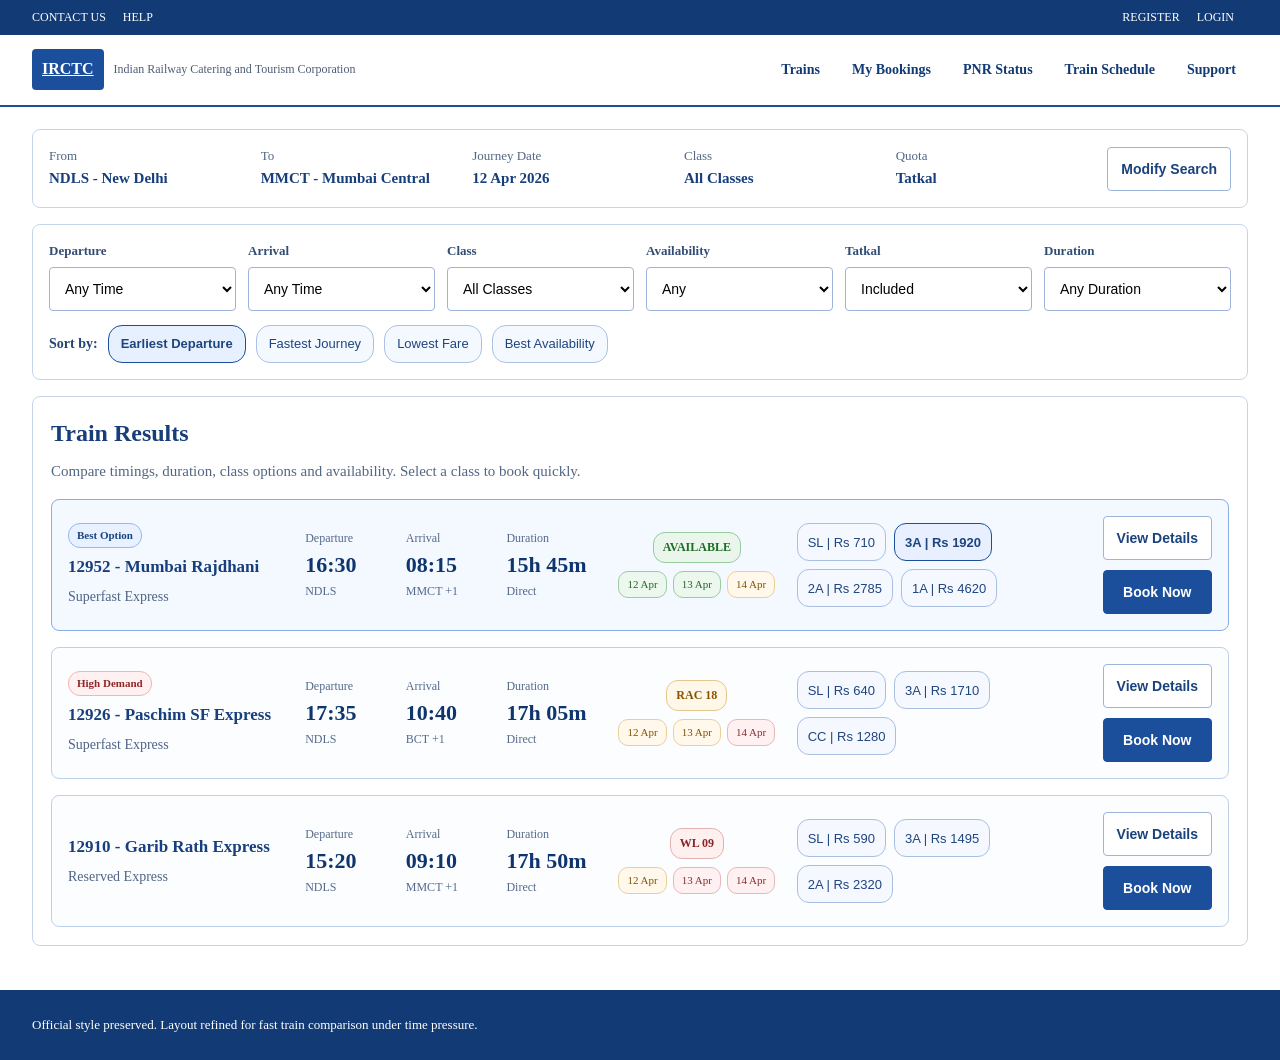
<file: train-results.html>
<!DOCTYPE html>
<html lang="en">
<head>
  <meta charset="UTF-8">
  <meta name="viewport" content="width=device-width, initial-scale=1.0">
  <title>IRCTC Train Search Results - UX Redesign</title>
  <link rel="stylesheet" href="train-results.css">
</head>
<body>
  <a class="skip-link" href="#main-content">Skip to main content</a>
  <div class="top-strip">
    <div class="container top-strip-inner">
      <div class="left-links">
        <a href="index.html#support-help-section">CONTACT US</a>
        <a href="index.html#support-help-section">HELP</a>
      </div>
      <div class="right-links">
        <a href="index.html#register-card">REGISTER</a>
        <a href="index.html#login-card">LOGIN</a>
      </div>
    </div>
  </div>

  <header class="site-header">
    <div class="container header-inner">
      <div class="brand-wrap">
        <a class="logo" href="index.html" aria-label="IRCTC Home">IRCTC</a>
        <div class="brand-text">Indian Railway Catering and Tourism Corporation</div>
      </div>
      <nav class="main-nav" aria-label="Primary">
        <a href="index.html">Trains</a>
        <a href="passenger-details.html">My Bookings</a>
        <a href="train-results.html">PNR Status</a>
        <a href="train-results.html">Train Schedule</a>
        <a href="index.html#tertiary-zone-title">Support</a>
      </nav>
    </div>
  </header>

  <main class="container page-wrap" id="main-content">
    <section class="search-summary">
      <div class="summary-item"><span>From</span><strong>NDLS - New Delhi</strong></div>
      <div class="summary-item"><span>To</span><strong>MMCT - Mumbai Central</strong></div>
      <div class="summary-item"><span>Journey Date</span><strong>12 Apr 2026</strong></div>
      <div class="summary-item"><span>Class</span><strong>All Classes</strong></div>
      <div class="summary-item"><span>Quota</span><strong>Tatkal</strong></div>
      <button class="ghost-btn" id="modify-search-btn">Modify Search</button>
    </section>

    <section class="filters-sticky" aria-label="Train result filters">
      <button class="mobile-filter-toggle" id="mobile-filter-toggle" aria-expanded="false" aria-controls="filters-content">Show Filters</button>
      <div class="filters-content" id="filters-content">
      <div class="filters-row">
        <label>Departure
          <select>
            <option>Any Time</option>
            <option>00:00 - 06:00</option>
            <option>06:00 - 12:00</option>
            <option>12:00 - 18:00</option>
            <option>18:00 - 24:00</option>
          </select>
        </label>
        <label>Arrival
          <select>
            <option>Any Time</option>
            <option>00:00 - 06:00</option>
            <option>06:00 - 12:00</option>
            <option>12:00 - 18:00</option>
            <option>18:00 - 24:00</option>
          </select>
        </label>
        <label>Class
          <select id="global-class-filter">
            <option value="ALL">All Classes</option>
            <option value="SL">SL</option>
            <option value="3A">3A</option>
            <option value="2A">2A</option>
            <option value="1A">1A</option>
            <option value="CC">CC</option>
            <option value="EC">EC</option>
          </select>
        </label>
        <label>Availability
          <select>
            <option>Any</option>
            <option>AVAILABLE</option>
            <option>RAC</option>
            <option>WL</option>
          </select>
        </label>
        <label>Tatkal
          <select>
            <option>Included</option>
            <option>Only Tatkal Open</option>
          </select>
        </label>
        <label>Duration
          <select>
            <option>Any Duration</option>
            <option>Under 12h</option>
            <option>12h - 18h</option>
            <option>Above 18h</option>
          </select>
        </label>
      </div>

      <div class="sort-row">
        <strong>Sort by:</strong>
        <button class="pill active">Earliest Departure</button>
        <button class="pill">Fastest Journey</button>
        <button class="pill">Lowest Fare</button>
        <button class="pill">Best Availability</button>
      </div>
      </div>
    </section>

    <section class="results-wrap">
      <header class="results-head">
        <h1>Train Results</h1>
        <p>Compare timings, duration, class options and availability. Select a class to book quickly.</p>
      </header>

      <article class="train-card best-option" data-classes="SL,3A,2A,1A">
        <div class="train-id">
          <div class="label-badge">Best Option</div>
          <h2>12952 - Mumbai Rajdhani</h2>
          <p>Superfast Express</p>
        </div>

        <div class="timing-grid">
          <div><span>Departure</span><strong>16:30</strong><small>NDLS</small></div>
          <div><span>Arrival</span><strong>08:15</strong><small>MMCT +1</small></div>
          <div><span>Duration</span><strong>15h 45m</strong><small>Direct</small></div>
        </div>

        <div class="availability-block">
          <span class="status available">AVAILABLE</span>
          <div class="date-chips">
            <span class="date-chip ok">12 Apr</span>
            <span class="date-chip ok">13 Apr</span>
            <span class="date-chip warn">14 Apr</span>
          </div>
        </div>

        <div class="class-block">
          <button class="class-pill" data-class="SL">SL | Rs 710</button>
          <button class="class-pill active" data-class="3A">3A | Rs 1920</button>
          <button class="class-pill" data-class="2A">2A | Rs 2785</button>
          <button class="class-pill" data-class="1A">1A | Rs 4620</button>
        </div>

        <div class="actions">
          <button class="ghost-btn view-details-btn">View Details</button>
          <button class="primary-btn">Book Now</button>
        </div>
      </article>

      <article class="train-card high-demand" data-classes="SL,3A,CC">
        <div class="train-id">
          <div class="label-badge demand">High Demand</div>
          <h2>12926 - Paschim SF Express</h2>
          <p>Superfast Express</p>
        </div>

        <div class="timing-grid">
          <div><span>Departure</span><strong>17:35</strong><small>NDLS</small></div>
          <div><span>Arrival</span><strong>10:40</strong><small>BCT +1</small></div>
          <div><span>Duration</span><strong>17h 05m</strong><small>Direct</small></div>
        </div>

        <div class="availability-block">
          <span class="status rac">RAC 18</span>
          <div class="date-chips">
            <span class="date-chip warn">12 Apr</span>
            <span class="date-chip warn">13 Apr</span>
            <span class="date-chip bad">14 Apr</span>
          </div>
        </div>

        <div class="class-block">
          <button class="class-pill" data-class="SL">SL | Rs 640</button>
          <button class="class-pill" data-class="3A">3A | Rs 1710</button>
          <button class="class-pill" data-class="CC">CC | Rs 1280</button>
        </div>

        <div class="actions">
          <button class="ghost-btn view-details-btn">View Details</button>
          <button class="primary-btn">Book Now</button>
        </div>
      </article>

      <article class="train-card" data-classes="SL,3A,2A">
        <div class="train-id">
          <h2>12910 - Garib Rath Express</h2>
          <p>Reserved Express</p>
        </div>

        <div class="timing-grid">
          <div><span>Departure</span><strong>15:20</strong><small>NDLS</small></div>
          <div><span>Arrival</span><strong>09:10</strong><small>MMCT +1</small></div>
          <div><span>Duration</span><strong>17h 50m</strong><small>Direct</small></div>
        </div>

        <div class="availability-block">
          <span class="status waitlist">WL 09</span>
          <div class="date-chips">
            <span class="date-chip warn">12 Apr</span>
            <span class="date-chip bad">13 Apr</span>
            <span class="date-chip bad">14 Apr</span>
          </div>
        </div>

        <div class="class-block">
          <button class="class-pill" data-class="SL">SL | Rs 590</button>
          <button class="class-pill" data-class="3A">3A | Rs 1495</button>
          <button class="class-pill" data-class="2A">2A | Rs 2320</button>
        </div>

        <div class="actions">
          <button class="ghost-btn view-details-btn">View Details</button>
          <button class="primary-btn">Book Now</button>
        </div>
      </article>
    </section>

    <section class="mobile-details-sheet" id="mobile-details-sheet" aria-hidden="true">
      <div class="sheet-backdrop" id="sheet-backdrop"></div>
      <div class="sheet-panel" role="dialog" aria-label="Train details">
        <div class="sheet-head">
          <h2 id="sheet-train-title">Train Details</h2>
          <button class="sheet-close" id="sheet-close" aria-label="Close details">Close</button>
        </div>
        <div class="sheet-body" id="sheet-body"></div>
      </div>
    </section>

    <div class="mobile-sticky-actions" aria-label="Mobile result actions">
      <button class="ghost-btn" id="mobile-refine-btn">Refine Filters</button>
      <button class="primary-btn" id="mobile-continue-btn">Continue Booking</button>
    </div>
  </main>

  <footer class="site-footer">
    <div class="container">
      <p>Official style preserved. Layout refined for fast train comparison under time pressure.</p>
    </div>
  </footer>

  <div class="transition-overlay" id="transition-overlay" aria-hidden="true">
    <video id="transition-video" muted playsinline preload="auto">
      <source src="inspiration/transition.mp4" type="video/mp4">
    </video>
  </div>

  <script src="transition.js"></script>
  <script src="train-results.js"></script>
</body>
</html>
</file>
<file: styles.css>
:root {
  --irctc-blue: #1b4f9c;
  --irctc-dark-blue: #123a74;
  --irctc-red: #c62828;
  --irctc-bg: #f4f7fb;
  --text: #1f2a37;
  --muted: #4f5d75;
  --border: #c6d4ea;
  --card: #ffffff;
  --focus-ring: #0f4ba6;
}

* {
  box-sizing: border-box;
}

body {
  margin: 0;
  font-family: Arial, Helvetica, sans-serif;
  color: var(--text);
  background: var(--irctc-bg);
  line-height: 1.55;
}

body.home-page {
  background-image: linear-gradient(rgba(244, 247, 251, 0.9), rgba(244, 247, 251, 0.9)), url("inspiration/background.png");
  background-size: cover;
  background-position: center;
  background-attachment: fixed;
}

.skip-link {
  position: absolute;
  left: 12px;
  top: -56px;
  z-index: 100;
  background: var(--irctc-dark-blue);
  color: #fff;
  padding: 10px 12px;
  border-radius: 4px;
  text-decoration: none;
  font-size: 13px;
  font-weight: 700;
}

.skip-link:focus {
  top: 10px;
}

.container {
  width: min(1160px, 94%);
  margin: 0 auto;
}

.header-stack {
  position: sticky;
  top: 0;
  z-index: 1200;
  background: var(--irctc-bg);
}

.top-strip {
  background: var(--irctc-dark-blue);
  color: #fff;
  font-size: 12px;
}

.top-strip-inner,
.header-inner {
  display: flex;
  justify-content: space-between;
  align-items: center;
  gap: 12px;
}

.top-strip a {
  color: #fff;
  text-decoration: none;
  margin-right: 14px;
}

.top-strip a:hover,
.top-strip a:focus-visible {
  text-decoration: underline;
}

.top-strip a:last-child {
  margin-right: 0;
}

.top-strip-inner {
  padding: 8px 0;
}

.site-header {
  background: #fff;
  border-bottom: 2px solid var(--irctc-blue);
}

.header-inner {
  padding: 14px 0;
  gap: 14px;
}

.brand-wrap {
  display: flex;
  align-items: center;
  gap: 10px;
}

.logo {
  background: var(--irctc-blue);
  color: #fff;
  padding: 8px 10px;
  font-weight: 700;
  border-radius: 4px;
  letter-spacing: 0.4px;
  text-decoration: none;
  display: inline-block;
}

.brand-text {
  font-size: 12px;
  color: var(--muted);
  max-width: 260px;
}

.main-nav {
  display: flex;
  flex-wrap: wrap;
  gap: 8px;
  align-items: stretch;
  flex: 1;
  justify-content: flex-end;
}

.nav-item {
  position: relative;
  display: inline-flex;
  align-items: center;
  gap: 6px;
}

.main-nav > .nav-item > a {
  text-decoration: none;
  color: var(--irctc-dark-blue);
  font-weight: 700;
  font-size: 14px;
  padding: 10px 12px;
  border-radius: 4px;
  min-height: 42px;
  display: inline-flex;
  align-items: center;
}

.main-nav > .nav-item > a:hover,
.main-nav > .nav-item > a:focus-visible,
.nav-item.active-group > a {
  background: #ebf1fb;
}

.nav-submenu {
  display: none;
  position: absolute;
  top: calc(100% + 6px);
  left: 0;
  min-width: 210px;
  border: 1px solid #c6d7ee;
  border-radius: 6px;
  background: #fff;
  box-shadow: 0 5px 12px rgba(18, 58, 116, 0.12);
  padding: 8px;
  z-index: 60;
}

.nav-item:hover .nav-submenu,
.nav-item:focus-within .nav-submenu {
  display: block;
}

.nav-submenu a {
  display: block;
  text-decoration: none;
  color: #1f467f;
  font-size: 13px;
  border-radius: 4px;
  padding: 8px 9px;
  min-height: 34px;
}

.nav-submenu a:hover,
.nav-submenu a:focus-visible {
  background: #edf4ff;
}

.service-menu {
  min-width: 260px;
  display: none;
  grid-template-columns: 1fr 1fr;
  gap: 4px;
}

.nav-item.nav-more:hover .service-menu,
.nav-item.nav-more:focus-within .service-menu {
  display: grid;
}

.header-logo-image {
  width: 42px;
  height: 42px;
  object-fit: contain;
  display: block;
  pointer-events: none;
}

.nav-utility-strip {
  border-bottom: 1px solid #cfddf0;
  background: #f8fbff;
}

.nav-utility-inner {
  min-height: 42px;
  display: flex;
  align-items: center;
  flex-wrap: wrap;
  gap: 10px;
  font-size: 13px;
  color: #3e5a81;
  padding: 8px 0;
}

.nav-utility-inner a {
  text-decoration: none;
  color: #255083;
  border: 1px solid #cedcf0;
  border-radius: 12px;
  padding: 4px 9px;
  background: #ffffff;
  font-size: 12px;
}

.nav-utility-inner a:hover,
.nav-utility-inner a:focus-visible {
  background: #eef4ff;
}

.hero {
  margin-top: 24px;
}

.priority-zone {
  margin-top: 24px;
}

.zone-header {
  display: flex;
  justify-content: space-between;
  align-items: flex-start;
  gap: 18px;
  margin-bottom: 14px;
}

.zone-header.compact {
  margin-bottom: 16px;
}

.zone-kicker {
  display: none;
}

.zone-guidance {
  margin: 0;
  max-width: 360px;
  color: #4f6586;
  font-size: 13px;
  line-height: 1.5;
}

.primary-layout {
  display: grid;
  grid-template-columns: 2fr 1fr;
  gap: 18px;
}

.priority-rail {
  border: 1px solid #c8d8ef;
  border-radius: 8px;
  background: #f8fbff;
  padding: 14px;
  height: fit-content;
}

.priority-rail h2 {
  margin: 0;
  color: #173f7d;
  font-size: 18px;
}

.priority-rail ol {
  margin: 12px 0 0;
  padding-left: 18px;
}

.priority-rail li {
  margin: 8px 0;
  font-size: 14px;
  color: #284266;
}

.rail-note {
  margin-top: 12px;
  border: 1px solid #d4dfef;
  background: #ffffff;
  border-radius: 6px;
  padding: 10px;
  font-size: 12px;
  color: #51698d;
  line-height: 1.5;
}

.section-title-wrap h1,
.section-title-wrap h2 {
  margin: 0;
  color: var(--irctc-dark-blue);
}

.subtitle {
  margin: 10px 0 0;
  color: var(--muted);
  font-size: 15px;
}

.booking-card,
.quick-actions,
.services,
.notices,
.booking-flow {
  background: var(--card);
  border: 1px solid var(--border);
  border-radius: 8px;
  padding: 22px;
  margin-top: 20px;
}

.primary-zone .booking-card,
.primary-zone .booking-flow {
  border-color: #b7ccec;
  box-shadow: 0 1px 0 rgba(18, 58, 116, 0.04);
}

.secondary-zone .quick-actions,
.secondary-zone .services {
  background: #fcfdff;
  border-color: #d2deef;
}

.secondary-zone .action-card,
.secondary-zone .service-tab {
  opacity: 0.95;
}

.tertiary-zone .notices {
  background: #fcfdff;
  border-color: #d9e4f3;
}

.tertiary-zone .notice-column h3 {
  margin: 0 0 10px;
  color: #21497f;
  font-size: 18px;
}

.tertiary-links {
  margin-top: 14px;
  display: flex;
  flex-wrap: wrap;
  gap: 10px;
}

.tertiary-links a {
  text-decoration: none;
  color: #2e578d;
  border: 1px solid #cedbef;
  background: #f8fbff;
  border-radius: 12px;
  padding: 6px 10px;
  font-size: 12px;
}

.secondary-zone h3,
.tertiary-zone h3 {
  margin-top: 0;
  margin-bottom: 12px;
  color: var(--irctc-dark-blue);
  font-size: 20px;
}

.secondary-zone .zone-guidance {
  max-width: 430px;
}

.primary-zone .booking-card,
.primary-zone .booking-flow {
  margin-top: 0;
}

.secondary-zone .quick-actions,
.secondary-zone .services,
.tertiary-zone .notices {
  margin-top: 0;
}

.booking-grid {
  margin-top: 4px;
  display: grid;
  grid-template-columns: 1fr 60px 1fr 1fr;
  gap: 16px;
  align-items: end;
}

.booking-grid label:nth-of-type(1) {
  grid-column: 1 / 2;
}

.booking-grid .swap-btn {
  grid-column: 2 / 3;
}

.booking-grid label:nth-of-type(2) {
  grid-column: 3 / 5;
}

.booking-grid label:nth-of-type(3) {
  grid-column: 1 / 3;
}

.booking-grid label:nth-of-type(4) {
  grid-column: 3 / 5;
}

.booking-grid label:nth-of-type(5) {
  grid-column: 1 / 3;
}

label span {
  display: block;
  font-size: 14px;
  margin-bottom: 8px;
  color: var(--irctc-dark-blue);
  font-weight: 700;
}

label span em {
  color: #8a2323;
  font-style: normal;
}

.field-hint {
  display: block;
  color: #5a6f8f;
  margin-top: 6px;
  font-size: 12px;
}

input,
select {
  width: 100%;
  min-height: 46px;
  padding: 11px 12px;
  border: 1px solid #9db4d8;
  border-radius: 4px;
  font-size: 15px;
  background: #fff;
}

input.invalid,
select.invalid {
  border-color: #c62828;
  background: #fff8f8;
}

.swap-btn {
  width: 46px;
  height: 46px;
  border: 1px solid #9db4d8;
  background: #f0f5fd;
  border-radius: 50%;
  cursor: pointer;
  display: inline-flex;
  align-items: center;
  justify-content: center;
  color: #1b4f9c;
}

.swap-icon {
  width: 22px;
  height: 22px;
}

.helper-row {
  display: flex;
  flex-wrap: wrap;
  justify-content: space-between;
  gap: 14px;
  margin-top: 16px;
}

.chip-group {
  display: flex;
  align-items: center;
  gap: 8px;
  font-size: 13px;
}

.chip {
  border: 1px solid #aac0e2;
  background: #f3f7fd;
  color: var(--irctc-dark-blue);
  border-radius: 14px;
  min-height: 36px;
  padding: 7px 12px;
  font-size: 12px;
  cursor: pointer;
}

.booking-helper-strip {
  margin-top: 14px;
  border: 1px dashed #bfd0ea;
  background: #f9fbff;
  border-radius: 6px;
  padding: 10px;
  display: flex;
  align-items: center;
  gap: 10px;
  flex-wrap: wrap;
}

.helper-label {
  color: #2a4f86;
  font-size: 13px;
  font-weight: 700;
}

.ghost-btn.helper-btn {
  margin-top: 0;
  width: auto;
  min-height: 38px;
  padding: 7px 12px;
  font-size: 12px;
}

.helper-link {
  color: #2a578f;
  text-decoration: none;
  font-size: 13px;
  font-weight: 700;
}

.helper-link:hover,
.helper-link:focus-visible {
  text-decoration: underline;
}

.utility-dashboard {
  background: #fcfdff;
  border: 1px solid #cfddef;
  border-radius: 8px;
  padding: 18px;
  margin-bottom: 18px;
}

.utility-head h3 {
  margin: 0;
  color: var(--irctc-dark-blue);
  font-size: 20px;
}

.utility-grid {
  margin-top: 14px;
  display: grid;
  grid-template-columns: repeat(3, minmax(0, 1fr));
  gap: 12px;
}

.utility-card {
  border: 1px solid #c6d7ee;
  border-radius: 7px;
  background: #ffffff;
  padding: 12px;
}

.utility-card h4 {
  margin: 0;
  color: #214780;
  font-size: 15px;
}

.utility-card-head {
  display: flex;
  align-items: center;
  justify-content: space-between;
  gap: 10px;
}

.mini-link {
  border: 0;
  background: transparent;
  color: #2a578f;
  font-size: 12px;
  font-weight: 700;
  cursor: pointer;
  padding: 0;
}

.utility-list {
  margin: 10px 0 0;
  padding-left: 0;
  list-style: none;
}

.utility-list li {
  margin: 8px 0;
}

.utility-list button {
  width: 100%;
  text-align: left;
  border: 1px solid #c5d6ed;
  background: #f7faff;
  color: #264a81;
  border-radius: 5px;
  min-height: 38px;
  padding: 8px 10px;
  font-size: 13px;
  cursor: pointer;
}

.utility-list button:hover {
  background: #eef4ff;
}

.preferred-wrap {
  margin-top: 10px;
}

.preferred-wrap strong {
  color: #3d5f8a;
  font-size: 12px;
}

.pill-row {
  margin-top: 8px;
  display: flex;
  flex-wrap: wrap;
  gap: 8px;
}

.pill {
  border: 1px solid #bcd0ea;
  background: #f4f8ff;
  border-radius: 12px;
  padding: 5px 10px;
  color: #345682;
  font-size: 12px;
}

.utility-summary {
  margin: 10px 0;
  color: #496384;
  font-size: 13px;
  line-height: 1.5;
}

.ghost-btn.compact {
  margin-top: 0;
  min-height: 38px;
  width: auto;
  padding: 7px 12px;
  font-size: 12px;
}

.mini-actions {
  display: flex;
  gap: 8px;
  flex-wrap: wrap;
}

.shortcut-grid {
  margin-top: 10px;
  display: grid;
  grid-template-columns: 1fr 1fr;
  gap: 8px;
}

.compact-action {
  min-height: 44px;
  font-size: 12px;
  padding: 8px;
}

.utility-message {
  margin: 10px 0 0;
  min-height: 20px;
  color: #1f6b24;
  font-size: 13px;
}

.auth-action-grid {
  grid-template-columns: repeat(2, minmax(0, 1fr));
}

.support-help-section {
  margin-top: 16px;
  border: 1px solid #c7d8ef;
  border-radius: 8px;
  background: #fcfdff;
  padding: 16px;
}

.support-help-section h3 {
  margin: 0 0 10px;
  color: #1f467f;
  font-size: 20px;
}

.support-help-section p {
  margin: 8px 0;
  color: #2d405d;
  line-height: 1.55;
  font-size: 14px;
}

.support-help-section ul {
  margin: 8px 0;
  padding-left: 18px;
}

.support-help-section li {
  margin: 8px 0;
  color: #2d405d;
  line-height: 1.55;
  font-size: 14px;
}

.support-help-section a {
  color: #1d4e8f;
  word-break: break-word;
}

.cta-row {
  margin-top: 18px;
}

.cta-group {
  display: flex;
  align-items: center;
  gap: 0;
}

.form-message {
  margin: 12px 0 0;
  min-height: 22px;
  font-size: 14px;
  color: #1f6b24;
}

.form-message.error {
  color: #8a2323;
  font-weight: 700;
}

.primary-btn {
  background: var(--irctc-blue);
  color: #fff;
  border: 1px solid var(--irctc-blue);
  border-radius: 4px;
  min-height: 46px;
  padding: 10px 18px;
  font-weight: 700;
  font-size: 14px;
  cursor: pointer;
}

.primary-btn:hover {
  background: var(--irctc-dark-blue);
}

.quick-actions h2,
.services h2,
.notices h2 {
  margin-top: 0;
  margin-bottom: 14px;
  color: var(--irctc-dark-blue);
}

.subtle-note {
  margin: -2px 0 12px;
  color: #5a6f8f;
  font-size: 14px;
}

.action-grid {
  display: grid;
  grid-template-columns: repeat(6, 1fr);
  gap: 12px;
}

.action-card {
  text-decoration: none;
  color: var(--irctc-dark-blue);
  border: 1px solid #b9cceb;
  background: #f8fbff;
  border-radius: 6px;
  text-align: center;
  min-height: 52px;
  padding: 14px 10px;
  font-weight: 700;
  font-size: 14px;
  display: flex;
  align-items: center;
  justify-content: center;
}

.service-strip {
  display: grid;
  grid-template-columns: repeat(7, minmax(90px, 1fr));
  gap: 12px;
}

.service-tab {
  border: 1px solid #b6cae8;
  background: #fff;
  min-height: 46px;
  padding: 10px 8px;
  border-radius: 5px;
  color: var(--irctc-dark-blue);
  font-weight: 700;
  cursor: pointer;
  font-size: 14px;
}

.service-tab.active {
  background: #edf4ff;
}

.notices {
  display: grid;
  grid-template-columns: 1fr 1fr;
  gap: 22px;
}

.notice-column ul {
  margin: 0;
  padding-left: 18px;
}

.notice-column li {
  margin: 10px 0;
  color: #29384d;
  line-height: 1.6;
}

.progress-tracker {
  margin: 18px 0;
  padding: 0;
  list-style: none;
  display: grid;
  grid-template-columns: repeat(6, 1fr);
  gap: 10px;
}

.progress-tracker li {
  text-align: center;
  min-height: 44px;
  padding: 11px 10px;
  border: 1px solid #c3d3ec;
  border-radius: 5px;
  background: #f6f9fe;
  font-size: 14px;
  font-weight: 700;
  color: #39537b;
  cursor: not-allowed;
}

.progress-tracker .done {
  background: #e9f4ea;
  border-color: #98c79b;
  color: #1f6b24;
  cursor: pointer;
}

.progress-tracker .active {
  background: #e9f1ff;
  border-color: #8db0e6;
  color: var(--irctc-dark-blue);
}

.progress-tracker li.current {
  box-shadow: inset 0 -2px 0 var(--irctc-blue);
}

.flow-layout {
  display: grid;
  grid-template-columns: 2fr 1fr;
  gap: 20px;
}

.flow-main,
.flow-side {
  border: 1px solid #c5d7ef;
  border-radius: 6px;
  padding: 16px;
  background: #fcfdff;
}

.status-line {
  color: #3f516d;
  margin-bottom: 10px;
  font-size: 15px;
}

.loader {
  height: 6px;
  border-radius: 4px;
  background: linear-gradient(90deg, #8db0e6, #1b4f9c);
  margin-bottom: 14px;
}

.train-card {
  display: flex;
  justify-content: space-between;
  gap: 14px;
  border: 1px solid #bacde9;
  border-radius: 6px;
  padding: 14px;
}

.train-card p {
  margin: 4px 0 0;
  color: #435775;
}

.train-card.selected {
  border-color: var(--irctc-blue);
  background: #f4f8ff;
}

.train-meta {
  display: flex;
  align-items: center;
  gap: 12px;
  font-size: 13px;
  color: #224783;
}

.small {
  min-height: 40px;
  padding: 8px 12px;
}

.feedback {
  margin-top: 12px;
  border-radius: 4px;
  padding: 12px;
  font-size: 14px;
  line-height: 1.5;
}

.feedback.good {
  background: #edf7ee;
  border: 1px solid #a9d1ad;
  color: #1f6b24;
}

.flow-actions {
  margin-top: 14px;
  display: flex;
  justify-content: space-between;
  gap: 12px;
}

.ghost-btn.inline {
  width: auto;
  min-width: 90px;
  margin-top: 0;
}

.flow-side h4 {
  margin-top: 0;
  color: var(--irctc-dark-blue);
}

.flow-side ul {
  margin: 0;
  padding-left: 18px;
}

.flow-side li {
  margin: 6px 0;
}

.session {
  margin-top: 12px;
  padding: 12px;
  border: 1px solid #e2b0b0;
  background: #fff3f3;
  color: #8a2323;
  border-radius: 5px;
  font-size: 14px;
}

.ghost-btn {
  margin-top: 12px;
  width: 100%;
  border: 1px solid #98b2d8;
  background: #fff;
  color: var(--irctc-dark-blue);
  border-radius: 4px;
  min-height: 44px;
  padding: 10px 12px;
  font-weight: 700;
  font-size: 14px;
  cursor: pointer;
}

.checkpoint-note {
  margin: 12px 0 0;
  font-size: 13px;
  color: #486183;
  line-height: 1.6;
}

a:focus-visible,
button:focus-visible,
input:focus-visible,
select:focus-visible,
.action-card:focus-visible,
.service-tab:focus-visible,
.chip:focus-visible,
.class-pill:focus-visible,
.method-tab:focus-visible,
.pill:focus-visible {
  outline: 3px solid var(--focus-ring);
  outline-offset: 2px;
}

.site-footer {
  margin-top: 20px;
  background: var(--irctc-dark-blue);
  color: #fff;
  padding: 12px 0;
  font-size: 13px;
}

.transition-overlay {
  position: fixed;
  inset: 0;
  z-index: 5000;
  background: rgba(18, 58, 116, 0.16);
  display: none;
  align-items: center;
  justify-content: center;
}

.transition-overlay.active {
  display: flex;
}

.transition-overlay video {
  width: min(360px, 60vw);
  max-height: 70vh;
  border-radius: 10px;
  box-shadow: 0 8px 24px rgba(18, 58, 116, 0.28);
}

.mobile-sticky-cta {
  display: none;
}

/* Modal styles removed - using inline styles instead */

@media (max-width: 980px) {
  .zone-header,
  .primary-layout {
    grid-template-columns: 1fr;
    display: grid;
  }

  .zone-guidance {
    max-width: none;
  }

  .main-nav {
    overflow-x: auto;
    white-space: nowrap;
    flex-wrap: nowrap;
    padding-bottom: 2px;
  }

  .nav-submenu,
  .service-menu {
    position: static;
    min-width: 100%;
    box-shadow: none;
    margin-top: 4px;
  }

  .service-menu {
    display: none;
    grid-template-columns: 1fr;
  }

  .nav-item:hover .nav-submenu,
  .nav-item:focus-within .nav-submenu,
  .nav-item.nav-more:hover .service-menu,
  .nav-item.nav-more:focus-within .service-menu {
    display: block;
  }

  .nav-utility-inner {
    gap: 8px;
  }

  .header-logo-image {
    width: 38px;
    height: 38px;
  }

  .booking-grid {
    grid-template-columns: 1fr;
    gap: 10px;
  }

  .booking-grid label:nth-of-type(1),
  .booking-grid .swap-btn,
  .booking-grid label:nth-of-type(2),
  .booking-grid label:nth-of-type(3),
  .booking-grid label:nth-of-type(4),
  .booking-grid label:nth-of-type(5) {
    grid-column: auto;
  }

  .action-grid {
    grid-template-columns: repeat(3, 1fr);
  }

  .service-strip {
    grid-template-columns: repeat(3, 1fr);
  }

  .utility-grid {
    grid-template-columns: repeat(2, 1fr);
  }

  .progress-tracker {
    grid-template-columns: repeat(3, 1fr);
  }

  .flow-layout,
  .notices {
    grid-template-columns: 1fr;
  }

  .cta-group {
    flex-direction: column;
    align-items: flex-start;
  }
}

@media (max-width: 640px) {
  body {
    padding-bottom: 76px;
  }

  .container {
    width: min(1160px, 96%);
  }

  .top-strip {
    font-size: 11px;
  }

  .top-strip-inner {
    flex-wrap: wrap;
    gap: 6px;
    padding: 6px 0;
  }

  .brand-text {
    max-width: none;
    font-size: 11px;
  }

  .header-logo-image {
    display: none;
  }

  .nav-utility-inner {
    font-size: 12px;
    padding: 7px 0;
  }

  .nav-utility-inner a {
    font-size: 11px;
    padding: 4px 8px;
  }

  .zone-header {
    gap: 10px;
    margin-bottom: 10px;
  }

  .zone-kicker {
    margin-bottom: 4px;
  }

  .zone-guidance {
    font-size: 12px;
  }

  body.home-page {
    background-attachment: scroll;
  }

  .priority-zone {
    margin-top: 18px;
  }

  .booking-card,
  .booking-flow,
  .quick-actions,
  .services,
  .notices,
  .priority-rail {
    padding: 14px;
    border-radius: 7px;
  }

  .booking-grid {
    grid-template-columns: 1fr;
    gap: 10px;
  }

  .swap-btn {
    justify-self: start;
    width: 42px;
    height: 42px;
    border-radius: 8px;
    font-size: 13px;
  }

  .helper-row {
    gap: 10px;
  }

  .chip-group {
    width: 100%;
    overflow-x: auto;
    padding-bottom: 3px;
  }

  .cta-group {
    width: 100%;
    gap: 8px;
  }

  .cta-group .primary-btn {
    width: 100%;
  }

  .cta-help {
    font-size: 12px;
  }

  .progress-tracker {
    grid-template-columns: repeat(2, 1fr);
  }

  .flow-main,
  .flow-side {
    padding: 12px;
  }

  .flow-actions {
    flex-direction: column;
  }

  .flow-actions .primary-btn,
  .flow-actions .ghost-btn {
    width: 100%;
  }

  .action-grid {
    grid-template-columns: repeat(2, 1fr);
  }

  .auth-action-grid {
    grid-template-columns: 1fr;
  }

  .service-strip {
    grid-template-columns: repeat(2, 1fr);
  }

  .booking-helper-strip {
    padding: 9px;
  }

  .shortcut-grid,
  .utility-grid {
    grid-template-columns: 1fr;
  }

  .mini-actions {
    flex-direction: column;
  }

  .mini-actions .primary-btn,
  .mini-actions .ghost-btn {
    width: 100%;
  }

  .tertiary-links a {
    font-size: 11px;
  }

  .mobile-sticky-cta {
    display: block;
    position: fixed;
    left: 0;
    right: 0;
    bottom: 0;
    z-index: 1100;
    padding: 10px 12px;
    background: rgba(255, 255, 255, 0.98);
    border-top: 1px solid #c8d7ec;
    box-shadow: 0 -2px 8px rgba(18, 58, 116, 0.12);
  }

  .mobile-sticky-cta .primary-btn {
    width: 100%;
    min-height: 46px;
    font-size: 15px;
  }
}
</file>
<file: error-states.css>
/* ============================================
   IRCTC ERROR STATES & FAILURE UI SYSTEM
   Preserves brand identity while improving clarity,
   recovery, and user confidence during failures.
   ============================================ */

:root {
  /* Existing IRCTC Color Palette */
  --irctc-blue: #1b4f9c;
  --irctc-dark-blue: #123a74;
  --irctc-red: #c62828;
  --irctc-bg: #f4f7fb;
  --text: #1f2a37;
  --muted: #4f5d75;
  --border: #c6d4ea;
  --card: #ffffff;

  /* Extended Error State Palette */
  --status-error: #d32f2f;
  --status-warning: #f57c00;
  --status-success: #388e3c;
  --status-pending: #1976d2;
  --status-info: #1b4f9c;

  /* Semantic Colors - Light Backgrounds */
  --error-light: #ffebee;
  --warning-light: #fff3e0;
  --success-light: #e8f5e9;
  --pending-light: #e3f2fd;
  --info-light: #ecf4fc;

  /* Spacing & Sizing */
  --spacing-xs: 4px;
  --spacing-sm: 8px;
  --spacing-md: 16px;
  --spacing-lg: 24px;
  --spacing-xl: 32px;
  --spacing-2xl: 48px;

  /* Shadows for depth */
  --shadow-sm: 0 1px 3px rgba(0, 0, 0, 0.08);
  --shadow-md: 0 4px 12px rgba(0, 0, 0, 0.1);
  --shadow-lg: 0 8px 24px rgba(0, 0, 0, 0.12);

  /* Border Radius */
  --radius-sm: 4px;
  --radius-md: 8px;
  --radius-lg: 12px;
}

* {
  box-sizing: border-box;
}

body {
  margin: 0;
  font-family: Arial, Helvetica, sans-serif;
  color: var(--text);
  background: var(--irctc-bg);
  line-height: 1.6;
}

.container {
  width: min(1160px, 94%);
  margin: 0 auto;
}

/* ============================================
   ERROR STATE CONTAINER & WRAPPER
   ============================================ */

.error-modal-overlay {
  position: fixed;
  top: 0;
  left: 0;
  width: 100%;
  height: 100%;
  background: rgba(0, 0, 0, 0.5);
  display: flex;
  align-items: center;
  justify-content: center;
  z-index: 1000;
  padding: var(--spacing-md);
}

.error-modal-overlay.hidden {
  display: none;
}

.error-state-card {
  background: var(--card);
  border-radius: var(--radius-lg);
  padding: var(--spacing-2xl);
  max-width: 600px;
  width: 100%;
  box-shadow: var(--shadow-lg);
  animation: slideInUp 0.3s ease-out;
}

@keyframes slideInUp {
  from {
    opacity: 0;
    transform: translateY(20px);
  }
  to {
    opacity: 1;
    transform: translateY(0);
  }
}

/* ============================================
   ERROR STATE HEADER WITH STATUS INDICATOR
   ============================================ */

.error-header {
  display: flex;
  align-items: flex-start;
  gap: var(--spacing-lg);
  margin-bottom: var(--spacing-xl);
}

.error-icon-wrapper {
  flex-shrink: 0;
  width: 56px;
  height: 56px;
  border-radius: 50%;
  display: flex;
  align-items: center;
  justify-content: center;
  font-size: 28px;
  font-weight: 700;
}

.error-icon-wrapper.error {
  background: var(--error-light);
  color: var(--status-error);
}

.error-icon-wrapper.warning {
  background: var(--warning-light);
  color: var(--status-warning);
}

.error-icon-wrapper.pending {
  background: var(--pending-light);
  color: var(--status-pending);
}

.error-icon-wrapper.success {
  background: var(--success-light);
  color: var(--status-success);
}

.error-header-content {
  flex: 1;
}

.error-headline {
  font-size: 20px;
  font-weight: 700;
  color: var(--text);
  margin: 0 0 var(--spacing-sm) 0;
  line-height: 1.3;
}

.error-subheadline {
  font-size: 14px;
  color: var(--muted);
  margin: 0;
  line-height: 1.5;
}

/* ============================================
   BOOKING STATUS INDICATOR (CRITICAL)
   ============================================ */

.booking-status-banner {
  background: var(--info-light);
  border: 1px solid var(--border);
  border-left: 4px solid var(--irctc-blue);
  border-radius: var(--radius-md);
  padding: var(--spacing-md);
  margin-bottom: var(--spacing-lg);
  display: flex;
  align-items: center;
  gap: var(--spacing-md);
}

.booking-status-banner.confirmed {
  background: var(--success-light);
  border-left-color: var(--status-success);
}

.booking-status-banner.failed {
  background: var(--error-light);
  border-left-color: var(--status-error);
}

.booking-status-banner.pending {
  background: var(--pending-light);
  border-left-color: var(--status-pending);
}

.booking-status-banner.refund {
  background: var(--warning-light);
  border-left-color: var(--status-warning);
}

.status-badge {
  display: inline-block;
  padding: var(--spacing-xs) var(--spacing-md);
  border-radius: 20px;
  font-size: 12px;
  font-weight: 700;
  text-transform: uppercase;
  letter-spacing: 0.5px;
  flex-shrink: 0;
}

.status-badge.confirmed {
  background: var(--status-success);
  color: white;
}

.status-badge.failed {
  background: var(--status-error);
  color: white;
}

.status-badge.pending {
  background: var(--status-pending);
  color: white;
}

.status-badge.refund {
  background: var(--status-warning);
  color: white;
}

.status-text {
  font-size: 14px;
  font-weight: 600;
  color: var(--text);
}

/* ============================================
   ERROR DESCRIPTION & DETAILS
   ============================================ */

.error-description {
  background: var(--irctc-bg);
  border-radius: var(--radius-md);
  padding: var(--spacing-lg);
  margin-bottom: var(--spacing-lg);
  border: 1px solid var(--border);
}

.error-description h3 {
  margin: 0 0 var(--spacing-md) 0;
  font-size: 13px;
  font-weight: 700;
  text-transform: uppercase;
  letter-spacing: 0.5px;
  color: var(--muted);
}

.error-description p {
  margin: 0 0 var(--spacing-md) 0;
  font-size: 14px;
  line-height: 1.6;
  color: var(--text);
}

.error-description p:last-child {
  margin-bottom: 0;
}

.what-happened {
  display: flex;
  gap: var(--spacing-md);
  padding-bottom: var(--spacing-md);
  border-bottom: 1px solid var(--border);
  margin-bottom: var(--spacing-md);
}

.what-happened-icon {
  font-size: 16px;
  flex-shrink: 0;
}

.what-happened-content {
  flex: 1;
}

.what-happened-content strong {
  display: block;
  color: var(--text);
  font-size: 13px;
  margin-bottom: var(--spacing-xs);
}

.what-happened-content span {
  color: var(--muted);
  font-size: 14px;
}

/* ============================================
   KEY INFORMATION BOXES
   ============================================ */

.info-grid {
  display: grid;
  grid-template-columns: 1fr 1fr;
  gap: var(--spacing-md);
  margin-bottom: var(--spacing-lg);
}

.info-box {
  background: var(--irctc-bg);
  border: 1px solid var(--border);
  border-radius: var(--radius-md);
  padding: var(--spacing-md);
  text-align: center;
}

.info-box-label {
  font-size: 12px;
  color: var(--muted);
  text-transform: uppercase;
  letter-spacing: 0.5px;
  margin-bottom: var(--spacing-xs);
  display: block;
}

.info-box-value {
  font-size: 16px;
  font-weight: 700;
  color: var(--text);
  word-break: break-all;
}

/* ============================================
   REASSURANCE & GUIDANCE SECTION
   ============================================ */

.reassurance-box {
  background: var(--success-light);
  border-radius: var(--radius-md);
  padding: var(--spacing-md);
  margin-bottom: var(--spacing-lg);
  border-left: 4px solid var(--status-success);
  display: flex;
  gap: var(--spacing-md);
}

.reassurance-box.warning {
  background: var(--warning-light);
  border-left-color: var(--status-warning);
}

.reassurance-icon {
  font-size: 20px;
  flex-shrink: 0;
  line-height: 1.2;
}

.reassurance-content {
  flex: 1;
  font-size: 13px;
  line-height: 1.6;
  color: var(--text);
}

.reassurance-content strong {
  display: block;
  margin-bottom: var(--spacing-xs);
  color: var(--text);
}

/* ============================================
   ACTION BUTTONS SECTION
   ============================================ */

.error-actions {
  display: flex;
  flex-direction: column;
  gap: var(--spacing-md);
  margin-bottom: var(--spacing-lg);
}

.action-button-primary,
.action-button-secondary,
.action-button-tertiary {
  display: flex;
  align-items: center;
  justify-content: center;
  gap: var(--spacing-sm);
  padding: var(--spacing-md) var(--spacing-lg);
  border: none;
  border-radius: var(--radius-md);
  font-size: 14px;
  font-weight: 700;
  cursor: pointer;
  transition: all 0.2s ease;
  text-decoration: none;
  min-height: 44px;
  text-align: center;
}

.action-button-primary {
  background: var(--irctc-blue);
  color: white;
  border: 1px solid var(--irctc-blue);
}

.action-button-primary:hover {
  background: var(--irctc-dark-blue);
  border-color: var(--irctc-dark-blue);
  box-shadow: var(--shadow-md);
  transform: translateY(-1px);
}

.action-button-primary:active {
  transform: translateY(0);
}

.action-button-secondary {
  background: white;
  color: var(--irctc-blue);
  border: 2px solid var(--irctc-blue);
}

.action-button-secondary:hover {
  background: var(--irctc-bg);
  box-shadow: var(--shadow-md);
}

.action-button-tertiary {
  background: transparent;
  color: var(--irctc-blue);
  border: 1px solid var(--border);
  font-weight: 600;
}

.action-button-tertiary:hover {
  background: var(--irctc-bg);
  border-color: var(--irctc-blue);
}

.action-button-group-row {
  display: grid;
  grid-template-columns: 1fr 1fr;
  gap: var(--spacing-md);
}

.action-button-group-row .action-button-primary,
.action-button-group-row .action-button-secondary {
  margin-bottom: 0;
}

/* ============================================
   SUPPORT & HELP SECTION
   ============================================ */

.support-section {
  background: var(--irctc-bg);
  border-radius: var(--radius-md);
  padding: var(--spacing-md);
  border-top: 1px solid var(--border);
  padding-top: var(--spacing-lg);
  margin-top: var(--spacing-lg);
}

.support-headline {
  font-size: 13px;
  font-weight: 700;
  color: var(--text);
  text-transform: uppercase;
  letter-spacing: 0.5px;
  margin-bottom: var(--spacing-md);
}

.support-options {
  display: flex;
  flex-direction: column;
  gap: var(--spacing-sm);
}

.support-link {
  display: flex;
  align-items: center;
  gap: var(--spacing-sm);
  padding: var(--spacing-sm) 0;
  text-decoration: none;
  color: var(--irctc-blue);
  font-size: 13px;
  font-weight: 600;
  border-bottom: 1px solid transparent;
  transition: all 0.2s ease;
}

.support-link:hover {
  color: var(--irctc-dark-blue);
  border-bottom-color: var(--irctc-blue);
}

.support-link-icon {
  font-size: 14px;
}

/* ============================================
   REFERENCE INFORMATION
   ============================================ */

.reference-info {
  background: var(--irctc-bg);
  border: 1px solid var(--border);
  border-radius: var(--radius-md);
  padding: var(--spacing-md);
  font-size: 12px;
  margin-top: var(--spacing-lg);
}

.reference-info-row {
  display: flex;
  justify-content: space-between;
  align-items: center;
  padding: var(--spacing-sm) 0;
  border-bottom: 1px solid var(--border);
}

.reference-info-row:last-child {
  border-bottom: none;
}

.reference-label {
  color: var(--muted);
  font-weight: 600;
}

.reference-value {
  color: var(--text);
  font-weight: 700;
  font-family: 'Courier New', monospace;
}

/* ============================================
   INPAGE ERROR ALERTS (Non-Modal)
   ============================================ */

.error-alert {
  background: var(--error-light);
  border: 1px solid var(--status-error);
  border-radius: var(--radius-md);
  padding: var(--spacing-md);
  margin-bottom: var(--spacing-md);
  display: flex;
  gap: var(--spacing-md);
  align-items: flex-start;
}

.error-alert.warning {
  background: var(--warning-light);
  border-color: var(--status-warning);
}

.error-alert.info {
  background: var(--pending-light);
  border-color: var(--status-pending);
}

.error-alert.success {
  background: var(--success-light);
  border-color: var(--status-success);
}

.error-alert-icon {
  font-size: 20px;
  flex-shrink: 0;
  line-height: 1.2;
}

.error-alert-content {
  flex: 1;
}

.error-alert-headline {
  font-size: 14px;
  font-weight: 700;
  color: var(--text);
  margin: 0 0 var(--spacing-xs) 0;
}

.error-alert-description {
  font-size: 13px;
  color: var(--text);
  margin: 0;
  line-height: 1.5;
}

.error-alert-close {
  background: none;
  border: none;
  font-size: 18px;
  cursor: pointer;
  color: var(--muted);
  padding: 0;
  flex-shrink: 0;
}

/* ============================================
   PAYMENT REFERENCE BOX
   ============================================ */

.payment-reference {
  background: var(--irctc-bg);
  border: 1px solid var(--border);
  border-radius: var(--radius-md);
  padding: var(--spacing-md);
  margin-bottom: var(--spacing-lg);
}

.payment-reference-label {
  font-size: 12px;
  color: var(--muted);
  text-transform: uppercase;
  letter-spacing: 0.5px;
  margin-bottom: var(--spacing-xs);
  display: block;
}

.payment-reference-value {
  font-size: 14px;
  font-weight: 700;
  color: var(--text);
  font-family: 'Courier New', monospace;
  margin-bottom: var(--spacing-xs);
  display: block;
  word-break: break-all;
}

.payment-reference-note {
  font-size: 12px;
  color: var(--muted);
  margin-top: var(--spacing-sm);
}

/* ============================================
   TIMELINE / JOURNEY STATE
   ============================================ */

.journey-state {
  display: flex;
  gap: 0;
  margin-bottom: var(--spacing-lg);
  overflow-x: auto;
}

.journey-step {
  flex: 1;
  text-align: center;
  padding: var(--spacing-md);
  border-left: 1px solid var(--border);
  position: relative;
  min-width: 80px;
}

.journey-step:first-child {
  border-left: none;
}

.journey-step.active .step-indicator {
  background: var(--status-success);
  color: white;
}

.journey-step.inactive .step-indicator {
  background: var(--border);
  color: var(--muted);
}

.journey-step.failed .step-indicator {
  background: var(--status-error);
  color: white;
}

.step-indicator {
  width: 32px;
  height: 32px;
  border-radius: 50%;
  display: flex;
  align-items: center;
  justify-content: center;
  margin: 0 auto var(--spacing-sm);
  font-size: 14px;
  font-weight: 700;
  transition: all 0.2s ease;
}

.step-label {
  font-size: 12px;
  font-weight: 600;
  color: var(--text);
  margin-bottom: var(--spacing-xs);
}

.step-status {
  font-size: 11px;
  color: var(--muted);
}

/* ============================================
   EMBEDDED ERROR IN FORM FIELD
   ============================================ */

.form-field-error {
  margin-bottom: var(--spacing-md);
}

.form-field-error label {
  display: block;
  font-size: 13px;
  font-weight: 600;
  margin-bottom: var(--spacing-xs);
  color: var(--text);
}

.form-field-error input,
.form-field-error select {
  width: 100%;
  padding: var(--spacing-md);
  border: 2px solid var(--status-error);
  border-radius: var(--radius-md);
  font-size: 14px;
  font-family: inherit;
}

.form-field-error input:focus,
.form-field-error select:focus {
  outline: none;
  border-color: var(--status-error);
  box-shadow: 0 0 0 3px rgba(211, 47, 47, 0.1);
}

.form-field-error-message {
  font-size: 12px;
  color: var(--status-error);
  margin-top: var(--spacing-xs);
  display: flex;
  gap: var(--spacing-xs);
  align-items: flex-start;
}

/* ============================================
   INLINE RECOVERY HELP
   ============================================ */

.recovery-steps {
  background: var(--irctc-bg);
  border-radius: var(--radius-md);
  padding: var(--spacing-lg);
  margin-bottom: var(--spacing-lg);
  border-left: 4px solid var(--irctc-blue);
}

.recovery-steps-title {
  font-size: 13px;
  font-weight: 700;
  text-transform: uppercase;
  letter-spacing: 0.5px;
  color: var(--text);
  margin-bottom: var(--spacing-md);
}

.recovery-step {
  display: flex;
  gap: var(--spacing-md);
  margin-bottom: var(--spacing-md);
}

.recovery-step:last-child {
  margin-bottom: 0;
}

.recovery-step-number {
  flex-shrink: 0;
  width: 24px;
  height: 24px;
  border-radius: 50%;
  background: var(--irctc-blue);
  color: white;
  display: flex;
  align-items: center;
  justify-content: center;
  font-size: 12px;
  font-weight: 700;
  line-height: 1;
}

.recovery-step-content {
  flex: 1;
  font-size: 13px;
  line-height: 1.5;
  color: var(--text);
}

/* ============================================
   MOBILE PATTERNS FOR ERROR STATES
   ============================================ */

.mobile-error-sticky-actions,
.mobile-error-sheet {
  display: none;
}

.mobile-error-sheet .sheet-backdrop {
  position: absolute;
  inset: 0;
  background: rgba(0, 0, 0, 0.45);
}

.mobile-error-sheet .sheet-panel {
  position: absolute;
  left: 0;
  right: 0;
  bottom: 0;
  background: var(--card);
  border-radius: 14px 14px 0 0;
  padding: var(--spacing-lg);
  max-height: 72vh;
  overflow: auto;
  box-shadow: var(--shadow-lg);
}

.mobile-error-sheet .sheet-title {
  margin: 0 0 var(--spacing-md) 0;
  color: var(--irctc-dark-blue);
  font-size: 18px;
  font-weight: 700;
}

.mobile-compact-accordion {
  border: 1px solid var(--border);
  border-radius: var(--radius-md);
  background: #fcfdff;
  overflow: hidden;
}

.mobile-compact-accordion .accordion-head {
  width: 100%;
  border: none;
  background: #edf4ff;
  color: var(--irctc-dark-blue);
  text-align: left;
  min-height: 44px;
  padding: var(--spacing-sm) var(--spacing-md);
  font-size: 13px;
  font-weight: 700;
}

.mobile-compact-accordion .accordion-body {
  padding: var(--spacing-md);
}

/* ============================================
   RESPONSIVE DESIGN
   ============================================ */

@media (max-width: 768px) {
  .error-modal-overlay {
    align-items: flex-end;
    padding: 0;
  }

  .error-state-card {
    border-radius: 14px 14px 0 0;
    max-width: 100%;
  }
}

@media (max-width: 640px) {
  body {
    padding-bottom: 78px;
  }

  .error-state-card {
    padding: var(--spacing-lg);
  }

  .action-button-group-row {
    grid-template-columns: 1fr;
  }

  .info-grid {
    grid-template-columns: 1fr;
  }

  .error-header {
    gap: var(--spacing-md);
  }

  .error-icon-wrapper {
    width: 48px;
    height: 48px;
    font-size: 24px;
  }

  .error-headline {
    font-size: 18px;
  }

  .error-actions {
    display: none;
  }

  .mobile-error-sticky-actions {
    display: grid;
    grid-template-columns: 1fr 1fr;
    gap: var(--spacing-sm);
    position: fixed;
    left: 0;
    right: 0;
    bottom: 0;
    z-index: 1001;
    padding: var(--spacing-sm) var(--spacing-md);
    background: rgba(255, 255, 255, 0.98);
    border-top: 1px solid var(--border);
    box-shadow: 0 -2px 8px rgba(18, 58, 116, 0.12);
  }

  .mobile-error-sticky-actions .action-button-primary,
  .mobile-error-sticky-actions .action-button-secondary {
    min-height: 44px;
    margin: 0;
    padding: var(--spacing-sm) var(--spacing-md);
  }

  .mobile-error-sheet {
    display: block;
    position: fixed;
    inset: 0;
    z-index: 1100;
  }

  .mobile-error-sheet[aria-hidden="true"] {
    display: none;
  }
}

/* ============================================
   LOADING STATE
   ============================================ */

.loading-spinner {
  display: inline-block;
  width: 16px;
  height: 16px;
  border: 2px solid var(--border);
  border-top-color: var(--irctc-blue);
  border-radius: 50%;
  animation: spin 0.8s linear infinite;
}

@keyframes spin {
  to {
    transform: rotate(360deg);
  }
}

/* ============================================
   SUCCESS ANIMATION
   ============================================ */

@keyframes checkmark {
  0% {
    transform: scale(0);
    opacity: 0;
  }
  50% {
    transform: scale(1.2);
  }
  100% {
    transform: scale(1);
    opacity: 1;
  }
}

.success-checkmark {
  animation: checkmark 0.5s ease-out;
}
</file>
<file: passenger-details.css>
:root {
  --irctc-blue: #1b4f9c;
  --irctc-dark-blue: #123a74;
  --irctc-bg: #f4f7fb;
  --text: #1f2a37;
  --muted: #4f5d75;
  --border: #c6d4ea;
  --card: #ffffff;
  --focus-ring: #0f4ba6;
}

* {
  box-sizing: border-box;
}

body {
  margin: 0;
  font-family: Arial, Helvetica, sans-serif;
  text-decoration: none;
  display: inline-block;
  background: var(--irctc-bg);
  color: var(--text);
  line-height: 1.55;
}

.skip-link {
  position: absolute;
  left: 12px;
  top: -56px;
  z-index: 100;
  background: var(--irctc-dark-blue);
  color: #fff;
  padding: 10px 12px;
  border-radius: 4px;
  text-decoration: none;
  font-size: 13px;
  font-weight: 700;
}

.skip-link:focus {
  top: 10px;
}

.container {
  width: min(1240px, 95%);
  margin: 0 auto;
}

.top-strip {
  background: var(--irctc-dark-blue);
  color: #fff;
  font-size: 12px;
}

.top-strip-inner,
.header-inner {
  display: flex;
  justify-content: space-between;
  align-items: center;
}

.top-strip-inner {
  padding: 8px 0;
}

.top-strip a {
  color: #fff;
  text-decoration: none;
  margin-right: 14px;
}

.top-strip a:hover,
.top-strip a:focus-visible {
  text-decoration: underline;
}

.site-header {
  background: #fff;
  border-bottom: 2px solid var(--irctc-blue);
}

.header-inner {
  padding: 14px 0;
}

.brand-wrap {
  display: flex;
  align-items: center;
  gap: 10px;
}

.logo {
  background: var(--irctc-blue);
  color: #fff;
  padding: 8px 10px;
  border-radius: 4px;
  font-weight: 700;
}

.brand-text {
  color: var(--muted);
  font-size: 12px;
}

.main-nav {
  display: flex;
  gap: 8px;
}

.main-nav a {
  text-decoration: none;
  color: var(--irctc-dark-blue);
  font-size: 14px;
  font-weight: 700;
  padding: 10px 12px;
  border-radius: 4px;
  min-height: 42px;
  display: inline-flex;
  align-items: center;
}

.main-nav a:hover {
  background: #edf3fd;
}

.page-wrap {
  padding: 22px 0 28px;
}

.progress-tracker {
  margin: 0 0 16px;
  padding: 0;
  list-style: none;
  display: grid;
  grid-template-columns: repeat(6, 1fr);
  gap: 10px;
}

.progress-tracker li {
  text-align: center;
  min-height: 44px;
  padding: 11px 10px;
  border: 1px solid #c3d3ec;
  border-radius: 5px;
  background: #f6f9fe;
  font-size: 14px;
  font-weight: 700;
  color: #39537b;
}

.progress-tracker .done {
  background: #e9f4ea;
  border-color: #98c79b;
  color: #1f6b24;
}

.progress-tracker .active {
  background: #e9f1ff;
  border-color: #8db0e6;
  color: var(--irctc-dark-blue);
}

.layout {
  display: grid;
  grid-template-columns: 340px 1fr;
  gap: 18px;
}

.summary-panel,
.form-panel {
  border: 1px solid var(--border);
  background: var(--card);
  border-radius: 8px;
}

.summary-panel {
  padding: 16px;
  position: sticky;
  top: 10px;
  height: fit-content;
}

.summary-panel h2 {
  margin: 0 0 10px;
  color: #173e7b;
  font-size: 20px;
}

.summary-panel ul {
  margin: 0;
  padding: 0;
  list-style: none;
}

.summary-panel li {
  display: flex;
  justify-content: space-between;
  align-items: baseline;
  border-bottom: 1px solid #e5eefc;
  padding: 10px 0;
  gap: 8px;
}

.summary-panel li span {
  font-size: 13px;
  color: #546b8e;
}

.summary-panel li strong {
  font-size: 14px;
  color: #17407f;
  text-align: right;
}

.summary-note {
  margin-top: 12px;
  padding: 11px;
  border: 1px solid #bfd0ea;
  background: #edf4ff;
  color: #25497f;
  border-radius: 4px;
  font-size: 13px;
}

.form-panel {
  padding: 18px;
}

.panel-header h1 {
  margin: 0;
  color: #173f7d;
  font-size: 28px;
}

.panel-header p {
  margin: 8px 0 0;
  color: #526684;
  font-size: 15px;
}

.required-note {
  margin: 14px 0 0;
  background: #f8fbff;
  border: 1px solid #c7d8ef;
  padding: 10px 12px;
  border-radius: 6px;
  color: #1f467f;
  font-size: 13px;
}

.section-head {
  margin-top: 18px;
  display: flex;
  justify-content: space-between;
  align-items: center;
}

.section-head h3,
.form-section h3 {
  margin: 0;
  color: #19417f;
  font-size: 20px;
}

.section-actions {
  display: flex;
  gap: 10px;
}

.passenger-card,
.form-section {
  margin-top: 14px;
  border: 1px solid #c0d1ea;
  background: #fcfdff;
  border-radius: 7px;
  padding: 14px;
}

.passenger-card-head {
  display: flex;
  justify-content: space-between;
  align-items: center;
  margin-bottom: 10px;
}

.passenger-card-head h4 {
  margin: 0;
  color: #18407d;
  font-size: 17px;
}

.passenger-status {
  background: #edf4ff;
  color: #2a4f84;
  border: 1px solid #b5cbed;
  border-radius: 10px;
  padding: 5px 9px;
  font-size: 12px;
  font-weight: 700;
}

.passenger-grid,
.contact-grid {
  display: grid;
  grid-template-columns: repeat(4, 1fr);
  gap: 12px;
}

.wide {
  grid-column: span 2;
}

label {
  font-size: 14px;
  color: #2b4f82;
  font-weight: 700;
}

label em {
  color: #8b2626;
  font-style: normal;
}

input,
select {
  width: 100%;
  margin-top: 6px;
  min-height: 46px;
  padding: 10px 11px;
  border: 1px solid #9db4d8;
  border-radius: 4px;
  background: #fff;
  font-size: 15px;
}

small {
  display: block;
  margin-top: 6px;
  font-size: 12px;
  color: #5f7598;
  font-weight: 400;
  line-height: 1.5;
}

input.invalid,
select.invalid {
  border-color: #c74343;
  background: #fff7f7;
}

.pref-grid {
  margin-top: 12px;
  display: grid;
  grid-template-columns: 1fr;
  gap: 10px;
}

.pref-grid label {
  font-weight: 400;
  color: #243d65;
  display: flex;
  align-items: center;
  gap: 10px;
  font-size: 14px;
}

.pref-grid input[type="checkbox"] {
  width: 18px;
  height: 18px;
  margin: 0;
}

.form-message {
  margin: 14px 0 0;
  min-height: 22px;
  color: #1e6a24;
  font-size: 14px;
  line-height: 1.5;
}

.form-message.error {
  color: #8b2323;
  font-weight: 700;
}

.cta-row {
  margin-top: 18px;
  display: flex;
  justify-content: space-between;
  gap: 12px;
}

.primary-btn,
.ghost-btn {
  border-radius: 4px;
  font-weight: 700;
  cursor: pointer;
  min-height: 46px;
  padding: 10px 14px;
  font-size: 14px;
}

.primary-btn {
  background: var(--irctc-blue);
  border: 1px solid var(--irctc-blue);
  color: #fff;
}

.primary-btn:hover {
  background: var(--irctc-dark-blue);
}

.ghost-btn {
  background: #fff;
  border: 1px solid #9cb5da;
  color: #1a427b;
}

a:focus-visible,
button:focus-visible,
input:focus-visible,
select:focus-visible,
.passenger-card:focus-within {
  outline: 3px solid var(--focus-ring);
  outline-offset: 2px;
}

.passenger-card:focus-within {
  background: #f8fbff;
}

.site-footer {
  margin-top: 16px;
  background: var(--irctc-dark-blue);
  color: #fff;
  font-size: 13px;
  padding: 12px 0;
}

.transition-overlay {
  position: fixed;
  inset: 0;
  z-index: 5000;
  background: rgba(18, 58, 116, 0.16);
  display: none;
  align-items: center;
  justify-content: center;
}

.transition-overlay.active {
  display: flex;
}

.transition-overlay video {
  width: min(360px, 60vw);
  max-height: 70vh;
  border-radius: 10px;
  box-shadow: 0 8px 24px rgba(18, 58, 116, 0.28);
}

.mobile-summary-toggle,
.passenger-toggle,
.mobile-sticky-cta {
  display: none;
}

@media (max-width: 980px) {
  .main-nav {
    overflow-x: auto;
    white-space: nowrap;
    flex-wrap: nowrap;
  }

  .layout {
    grid-template-columns: 1fr;
  }

  .summary-panel {
    position: static;
  }

  .passenger-grid,
  .contact-grid {
    grid-template-columns: repeat(2, 1fr);
  }

  .section-head {
    align-items: flex-start;
    flex-direction: column;
    gap: 10px;
  }

  .section-actions {
    width: 100%;
  }

  .section-actions .ghost-btn {
    width: 100%;
    margin-top: 0;
  }
}

@media (max-width: 640px) {
  body {
    padding-bottom: 84px;
  }

  .container {
    width: min(1240px, 96%);
  }

  .page-wrap {
    padding: 14px 0 18px;
  }

  .progress-tracker {
    grid-template-columns: repeat(2, 1fr);
  }

  .mobile-summary-toggle {
    display: block;
    width: 100%;
    min-height: 42px;
    border: 1px solid #9cb5da;
    border-radius: 6px;
    background: #edf4ff;
    color: #1a427b;
    font-size: 14px;
    font-weight: 700;
    margin-bottom: 10px;
  }

  .summary-panel {
    padding: 0;
    overflow: hidden;
  }

  .summary-panel-content {
    max-height: 0;
    overflow: hidden;
    transition: max-height 0.25s ease;
    padding: 0 12px;
  }

  .summary-panel.open .summary-panel-content {
    max-height: 560px;
    padding: 12px;
  }

  .form-panel {
    padding: 12px;
  }

  .required-note,
  .passenger-card,
  .form-section {
    padding: 12px;
  }

  .passenger-grid,
  .contact-grid {
    grid-template-columns: 1fr;
  }

  .wide {
    grid-column: auto;
  }

  .passenger-card-head {
    align-items: center;
    gap: 8px;
    flex-wrap: wrap;
  }

  .passenger-toggle {
    display: inline-flex;
    margin-left: auto;
    border: 1px solid #9cb5da;
    background: #fff;
    color: #1a427b;
    border-radius: 6px;
    min-height: 34px;
    padding: 4px 10px;
    font-size: 12px;
    font-weight: 700;
  }

  .passenger-card.collapsed .passenger-grid {
    display: none;
  }

  .cta-row {
    display: none;
  }

  .mobile-sticky-cta {
    display: grid;
    grid-template-columns: 1fr 1fr;
    gap: 8px;
    position: fixed;
    left: 0;
    right: 0;
    bottom: 0;
    z-index: 1000;
    padding: 10px 12px;
    background: rgba(255, 255, 255, 0.98);
    border-top: 1px solid #c8d7ec;
    box-shadow: 0 -2px 8px rgba(18, 58, 116, 0.12);
  }

  .mobile-sticky-cta .ghost-btn,
  .mobile-sticky-cta .primary-btn {
    margin-top: 0;
    min-height: 44px;
  }
}
</file>
<file: payment.css>
:root {
  --irctc-blue: #1b4f9c;
  --irctc-dark-blue: #123a74;
  --irctc-bg: #f4f7fb;
  --text: #1f2a37;
  --muted: #4f5d75;
  --border: #c6d4ea;
  --card: #ffffff;
  --focus-ring: #0f4ba6;
}

* {
  box-sizing: border-box;
}

body {
  margin: 0;
  font-family: Arial, Helvetica, sans-serif;
  text-decoration: none;
  display: inline-block;
  background: var(--irctc-bg);
  color: var(--text);
  line-height: 1.55;
}

.skip-link {
  position: absolute;
  left: 12px;
  top: -56px;
  z-index: 100;
  background: var(--irctc-dark-blue);
  color: #fff;
  padding: 10px 12px;
  border-radius: 4px;
  text-decoration: none;
  font-size: 13px;
  font-weight: 700;
}

.skip-link:focus {
  top: 10px;
}

.container {
  width: min(1240px, 95%);
  margin: 0 auto;
}

.top-strip {
  background: var(--irctc-dark-blue);
  color: #fff;
  font-size: 12px;
}

.top-strip-inner,
.header-inner {
  display: flex;
  justify-content: space-between;
  align-items: center;
}

.top-strip-inner {
  padding: 8px 0;
}

.top-strip a {
  color: #fff;
  text-decoration: none;
  margin-right: 14px;
}

.top-strip a:hover,
.top-strip a:focus-visible {
  text-decoration: underline;
}

.site-header {
  background: #fff;
  border-bottom: 2px solid var(--irctc-blue);
}

.header-inner {
  padding: 14px 0;
}

.brand-wrap {
  display: flex;
  align-items: center;
  gap: 10px;
}

.logo {
  background: var(--irctc-blue);
  color: #fff;
  padding: 8px 10px;
  border-radius: 4px;
  font-weight: 700;
}

.brand-text {
  color: var(--muted);
  font-size: 12px;
}

.main-nav {
  display: flex;
  gap: 8px;
}

.main-nav a {
  text-decoration: none;
  color: var(--irctc-dark-blue);
  font-size: 14px;
  font-weight: 700;
  padding: 10px 12px;
  border-radius: 4px;
  min-height: 42px;
  display: inline-flex;
  align-items: center;
}

.main-nav a:hover {
  background: #edf3fd;
}

.page-wrap {
  padding: 22px 0 28px;
}

.progress-tracker {
  margin: 0 0 16px;
  padding: 0;
  list-style: none;
  display: grid;
  grid-template-columns: repeat(6, 1fr);
  gap: 10px;
}

.progress-tracker li {
  text-align: center;
  min-height: 44px;
  padding: 11px 10px;
  border: 1px solid #c3d3ec;
  border-radius: 5px;
  background: #f6f9fe;
  font-size: 14px;
  font-weight: 700;
  color: #39537b;
}

.progress-tracker .done {
  background: #e9f4ea;
  border-color: #98c79b;
  color: #1f6b24;
}

.progress-tracker .active {
  background: #e9f1ff;
  border-color: #8db0e6;
  color: var(--irctc-dark-blue);
}

.layout {
  display: grid;
  grid-template-columns: 355px 1fr;
  gap: 18px;
}

.summary-panel,
.payment-panel {
  border: 1px solid var(--border);
  background: var(--card);
  border-radius: 8px;
}

.summary-panel {
  padding: 16px;
  position: sticky;
  top: 10px;
  height: fit-content;
}

.summary-panel h2 {
  margin: 0 0 10px;
  color: #173e7b;
  font-size: 20px;
}

.summary-panel ul {
  margin: 0;
  padding: 0;
  list-style: none;
}

.summary-panel li {
  display: flex;
  justify-content: space-between;
  align-items: baseline;
  border-bottom: 1px solid #e5eefc;
  padding: 10px 0;
  gap: 8px;
}

.summary-panel li span {
  font-size: 13px;
  color: #546b8e;
}

.summary-panel li strong {
  font-size: 14px;
  color: #17407f;
  text-align: right;
}

.fare-box {
  margin-top: 14px;
  border: 1px solid #c0d1ea;
  border-radius: 6px;
  background: #fbfdff;
  padding: 12px;
}

.fare-box h3 {
  margin: 0 0 8px;
  color: #1a427d;
  font-size: 16px;
}

.fare-row {
  display: flex;
  justify-content: space-between;
  font-size: 14px;
  color: #35537d;
  margin-top: 8px;
}

.fare-row.total {
  margin-top: 9px;
  padding-top: 8px;
  border-top: 1px dashed #b6c8e4;
  font-weight: 700;
  color: #123b75;
}

.trust-note {
  margin-top: 12px;
  padding: 11px;
  border: 1px solid #bfd0ea;
  background: #edf4ff;
  color: #25497f;
  border-radius: 4px;
  font-size: 13px;
}

.payment-panel {
  padding: 18px;
}

.panel-header h1 {
  margin: 0;
  color: #173f7d;
  font-size: 28px;
}

.panel-header p {
  margin: 8px 0 0;
  color: #526684;
  font-size: 15px;
}

.required-note {
  margin: 14px 0 0;
  background: #f8fbff;
  border: 1px solid #c7d8ef;
  padding: 10px 12px;
  border-radius: 6px;
  color: #1f467f;
  font-size: 13px;
}

label em {
  color: #8a2323;
  font-style: normal;
}

.status-row {
  margin-top: 16px;
  display: grid;
  grid-template-columns: 1.5fr 1fr;
  gap: 12px;
}

.status-card,
.timer-card {
  border: 1px solid #bfd1eb;
  border-radius: 6px;
  background: #f8fbff;
  padding: 12px;
}

.timer-card {
  background: #fff8ef;
  border-color: #e5c692;
}

.status-card strong,
.timer-card strong {
  display: block;
  color: #1f477f;
  font-size: 14px;
}

.status-card span,
.timer-card span {
  display: block;
  margin-top: 4px;
  color: #4f6789;
  font-size: 14px;
}

#payment-timer {
  font-size: 20px;
  color: #825300;
  font-weight: 700;
}

.payment-methods,
.reassurance-block {
  margin-top: 16px;
  border: 1px solid #c0d1ea;
  border-radius: 7px;
  background: #fcfdff;
  padding: 14px;
}

.payment-methods h3,
.reassurance-block h3 {
  margin: 0 0 10px;
  color: #19417f;
  font-size: 20px;
}

.method-tabs {
  display: flex;
  flex-wrap: wrap;
  gap: 10px;
}

.method-tab {
  border: 1px solid #a8bfe2;
  background: #f5f9ff;
  color: #1f457f;
  border-radius: 12px;
  min-height: 40px;
  padding: 8px 12px;
  font-size: 14px;
  font-weight: 700;
  cursor: pointer;
}

.method-tab.active {
  border-color: var(--irctc-blue);
  background: #e8f0ff;
}

.method-content {
  margin-top: 14px;
}

.method-pane {
  display: none;
}

.method-pane.active {
  display: block;
}

label {
  font-size: 14px;
  color: #2b4f82;
  font-weight: 700;
}

input,
select {
  width: 100%;
  margin-top: 6px;
  min-height: 46px;
  padding: 10px 11px;
  border: 1px solid #9db4d8;
  border-radius: 4px;
  background: #fff;
  font-size: 15px;
}

input.invalid,
select.invalid {
  border-color: #c74343;
  background: #fff7f7;
}

.card-grid {
  display: grid;
  grid-template-columns: 2fr 1.5fr 1fr 1fr;
  gap: 12px;
}

.method-hint {
  margin: 10px 0 0;
  color: #536a8c;
  font-size: 13px;
}

.reassurance-block ul {
  margin: 0;
  padding-left: 18px;
}

.reassurance-block li {
  margin: 10px 0;
  color: #28436d;
  font-size: 14px;
  line-height: 1.55;
}

.payment-message {
  margin: 14px 0 0;
  min-height: 22px;
  color: #1e6a24;
  font-size: 14px;
  line-height: 1.5;
}

.payment-message.error {
  color: #8b2323;
  font-weight: 700;
}

.cta-row {
  margin-top: 18px;
  display: flex;
  justify-content: space-between;
  gap: 12px;
}

.primary-btn,
.ghost-btn {
  border-radius: 4px;
  font-weight: 700;
  cursor: pointer;
  min-height: 46px;
  padding: 10px 14px;
  font-size: 14px;
}

.primary-btn {
  background: var(--irctc-blue);
  border: 1px solid var(--irctc-blue);
  color: #fff;
}

.primary-btn:hover {
  background: var(--irctc-dark-blue);
}

.ghost-btn {
  background: #fff;
  border: 1px solid #9cb5da;
  color: #1a427b;
}

a:focus-visible,
button:focus-visible,
input:focus-visible,
select:focus-visible,
.method-pane:focus-within,
.payment-methods:focus-within {
  outline: 3px solid var(--focus-ring);
  outline-offset: 2px;
}

.site-footer {
  margin-top: 16px;
  background: var(--irctc-dark-blue);
  color: #fff;
  font-size: 13px;
  padding: 12px 0;
}

.transition-overlay {
  position: fixed;
  inset: 0;
  z-index: 5000;
  background: rgba(18, 58, 116, 0.16);
  display: none;
  align-items: center;
  justify-content: center;
}

.transition-overlay.active {
  display: flex;
}

.transition-overlay video {
  width: min(360px, 60vw);
  max-height: 70vh;
  border-radius: 10px;
  box-shadow: 0 8px 24px rgba(18, 58, 116, 0.28);
}

.mobile-summary-toggle,
.accordion-toggle,
.mobile-sticky-cta {
  display: none;
}

.accordion-head {
  display: flex;
  align-items: center;
  justify-content: space-between;
  gap: 10px;
}

@media (max-width: 980px) {
  .main-nav {
    overflow-x: auto;
    white-space: nowrap;
    flex-wrap: nowrap;
  }

  .layout {
    grid-template-columns: 1fr;
  }

  .summary-panel {
    position: static;
  }

  .status-row {
    grid-template-columns: 1fr;
  }

  .card-grid {
    grid-template-columns: repeat(2, 1fr);
  }
}

@media (max-width: 640px) {
  body {
    padding-bottom: 84px;
  }

  .container {
    width: min(1240px, 96%);
  }

  .page-wrap {
    padding: 14px 0 18px;
  }

  .progress-tracker {
    grid-template-columns: repeat(2, 1fr);
  }

  .mobile-summary-toggle {
    display: block;
    width: 100%;
    min-height: 42px;
    border: 1px solid #9cb5da;
    border-radius: 6px;
    background: #edf4ff;
    color: #1a427b;
    font-size: 14px;
    font-weight: 700;
    margin-bottom: 10px;
  }

  .summary-panel {
    padding: 0;
    overflow: hidden;
  }

  .summary-panel-content {
    max-height: 0;
    overflow: hidden;
    transition: max-height 0.25s ease;
    padding: 0 12px;
  }

  .summary-panel.open .summary-panel-content {
    max-height: 640px;
    padding: 12px;
  }

  .payment-panel {
    padding: 12px;
  }

  .required-note,
  .status-card,
  .timer-card,
  .payment-methods,
  .reassurance-block {
    padding: 12px;
  }

  .method-tabs {
    overflow-x: auto;
    flex-wrap: nowrap;
    padding-bottom: 4px;
  }

  .method-tab {
    white-space: nowrap;
  }

  .card-grid {
    grid-template-columns: 1fr;
  }

  .accordion-toggle {
    display: inline-flex;
    border: 1px solid #9cb5da;
    background: #fff;
    color: #1a427b;
    border-radius: 6px;
    min-height: 34px;
    padding: 4px 10px;
    font-size: 12px;
    font-weight: 700;
  }

  .reassurance-block.collapsed #payment-checklist-content {
    display: none;
  }

  .cta-row {
    display: none;
  }

  .mobile-sticky-cta {
    display: grid;
    grid-template-columns: 1fr 1fr;
    gap: 8px;
    position: fixed;
    left: 0;
    right: 0;
    bottom: 0;
    z-index: 1000;
    padding: 10px 12px;
    background: rgba(255, 255, 255, 0.98);
    border-top: 1px solid #c8d7ec;
    box-shadow: 0 -2px 8px rgba(18, 58, 116, 0.12);
  }

  .mobile-sticky-cta .ghost-btn,
  .mobile-sticky-cta .primary-btn {
    margin-top: 0;
    min-height: 44px;
  }
}
</file>
<file: system-feedback.css>
/* ============================================
   IRCTC SYSTEM FEEDBACK & STATUS VISIBILITY
   Loading, Processing, Progress & Confirmation States
   Preserves IRCTC brand while improving UX clarity
   ============================================ */

:root {
  /* Existing IRCTC Color Palette */
  --irctc-blue: #1b4f9c;
  --irctc-dark-blue: #123a74;
  --irctc-red: #c62828;
  --irctc-bg: #f4f7fb;
  --text: #1f2a37;
  --muted: #4f5d75;
  --border: #c6d4ea;
  --card: #ffffff;

  /* Status Colors - Semantic Feedback */
  --status-loading: #1976d2;
  --status-processing: #1b4f9c;
  --status-success: #388e3c;
  --status-info: #1b4f9c;

  /* Light Backgrounds */
  --loading-light: #e3f2fd;
  --success-light: #e8f5e9;
  --info-light: #ecf4fc;

  /* Spacing & Sizing */
  --spacing-xs: 4px;
  --spacing-sm: 8px;
  --spacing-md: 16px;
  --spacing-lg: 24px;
  --spacing-xl: 32px;
  --spacing-2xl: 48px;

  /* Shadows */
  --shadow-sm: 0 1px 3px rgba(0, 0, 0, 0.08);
  --shadow-md: 0 4px 12px rgba(0, 0, 0, 0.1);
  --shadow-lg: 0 8px 24px rgba(0, 0, 0, 0.12);

  /* Border Radius */
  --radius-sm: 4px;
  --radius-md: 8px;
  --radius-lg: 12px;
}

* {
  box-sizing: border-box;
}

body {
  margin: 0;
  font-family: Arial, Helvetica, sans-serif;
  color: var(--text);
  background: var(--irctc-bg);
  line-height: 1.6;
}

.container {
  width: min(1160px, 94%);
  margin: 0 auto;
}

/* ============================================
   LOADING STATES & SPINNERS
   ============================================ */

.spinner {
  display: inline-block;
  width: 20px;
  height: 20px;
  border: 3px solid var(--border);
  border-top-color: var(--irctc-blue);
  border-radius: 50%;
  animation: spin 0.8s linear infinite;
}

.spinner.sm {
  width: 16px;
  height: 16px;
  border-width: 2px;
}

.spinner.lg {
  width: 32px;
  height: 32px;
  border-width: 4px;
}

@keyframes spin {
  to {
    transform: rotate(360deg);
  }
}

/* Loading dots animation */
.loading-dots {
  display: inline-flex;
  gap: var(--spacing-xs);
  align-items: center;
}

.loading-dot {
  width: 8px;
  height: 8px;
  border-radius: 50%;
  background: var(--irctc-blue);
  animation: bounce 1.4s infinite;
}

.loading-dot:nth-child(1) {
  animation-delay: 0s;
}

.loading-dot:nth-child(2) {
  animation-delay: 0.2s;
}

.loading-dot:nth-child(3) {
  animation-delay: 0.4s;
}

@keyframes bounce {
  0%, 80%, 100% {
    opacity: 0.3;
    transform: scale(0.8);
  }
  40% {
    opacity: 1;
    transform: scale(1);
  }
}

/* Pulse animation */
.pulse {
  animation: pulse 2s cubic-bezier(0.4, 0, 0.6, 1) infinite;
}

@keyframes pulse {
  0%, 100% {
    opacity: 1;
  }
  50% {
    opacity: 0.5;
  }
}

/* ============================================
   SKELETON LOADING PLACEHOLDERS
   ============================================ */

.skeleton {
  background: linear-gradient(
    90deg,
    var(--border) 0%,
    rgba(198, 212, 234, 0.3) 50%,
    var(--border) 100%
  );
  background-size: 200% 100%;
  animation: shimmer 1.5s infinite;
  border-radius: var(--radius-md);
}

@keyframes shimmer {
  0% {
    background-position: 200% 0;
  }
  100% {
    background-position: -200% 0;
  }
}

.skeleton-text {
  height: 16px;
  margin-bottom: var(--spacing-sm);
  border-radius: var(--radius-sm);
}

.skeleton-heading {
  height: 24px;
  margin-bottom: var(--spacing-md);
  border-radius: var(--radius-sm);
}

.skeleton-avatar {
  width: 48px;
  height: 48px;
  border-radius: 50%;
}

.skeleton-button {
  height: 44px;
  border-radius: var(--radius-md);
  margin-bottom: var(--spacing-md);
}

.skeleton-card {
  height: 120px;
  border-radius: var(--radius-lg);
  margin-bottom: var(--spacing-lg);
}

/* ============================================
   LOADING OVERLAY / BACKDROP
   ============================================ */

.loading-overlay {
  position: fixed;
  top: 0;
  left: 0;
  width: 100%;
  height: 100%;
  background: rgba(255, 255, 255, 0.7);
  backdrop-filter: blur(2px);
  display: flex;
  align-items: center;
  justify-content: center;
  z-index: 900;
  opacity: 1;
  transition: opacity 0.3s ease;
}

.loading-overlay.hidden {
  opacity: 0;
  pointer-events: none;
  display: none;
}

.loading-content {
  background: var(--card);
  border-radius: var(--radius-lg);
  padding: var(--spacing-2xl);
  text-align: center;
  max-width: 400px;
  box-shadow: var(--shadow-lg);
  animation: slideInUp 0.3s ease-out;
}

@keyframes slideInUp {
  from {
    opacity: 0;
    transform: translateY(20px);
  }
  to {
    opacity: 1;
    transform: translateY(0);
  }
}

.loading-spinner-lg {
  margin: 0 auto var(--spacing-lg);
}

.loading-headline {
  font-size: 18px;
  font-weight: 700;
  color: var(--text);
  margin: 0 0 var(--spacing-sm) 0;
}

.loading-message {
  font-size: 14px;
  color: var(--muted);
  margin: 0 0 var(--spacing-lg) 0;
}

/* ============================================
   INLINE LOADING STATES (Non-Modal)
   ============================================ */

.loading-state {
  background: var(--loading-light);
  border: 1px solid var(--border);
  border-radius: var(--radius-md);
  padding: var(--spacing-lg);
  margin-bottom: var(--spacing-md);
  display: flex;
  gap: var(--spacing-md);
  align-items: flex-start;
}

.loading-state-icon {
  flex-shrink: 0;
  margin-top: var(--spacing-sm);
}

.loading-state-content {
  flex: 1;
}

.loading-state-title {
  font-size: 14px;
  font-weight: 700;
  color: var(--text);
  margin: 0 0 var(--spacing-xs) 0;
}

.loading-state-description {
  font-size: 13px;
  color: var(--muted);
  margin: 0;
  line-height: 1.5;
}

/* ============================================
   PROGRESS INDICATORS
   ============================================ */

.progress-bar {
  width: 100%;
  height: 8px;
  background: var(--border);
  border-radius: 4px;
  overflow: hidden;
  margin-bottom: var(--spacing-md);
}

.progress-bar-fill {
  height: 100%;
  background: linear-gradient(90deg, var(--irctc-blue), var(--status-success));
  border-radius: 4px;
  width: 0%;
  transition: width 0.3s ease;
  animation: shimmer-progress 1.5s infinite;
}

@keyframes shimmer-progress {
  0% {
    box-shadow: 0 0 0 0 rgba(27, 79, 156, 0.4);
  }
  70% {
    box-shadow: 0 0 0 10px rgba(27, 79, 156, 0);
  }
}

.progress-percentage {
  font-size: 12px;
  font-weight: 700;
  color: var(--muted);
  text-align: right;
  margin-bottom: var(--spacing-md);
}

/* ============================================
   STEP INDICATOR / TIMELINE
   ============================================ */

.step-tracker {
  display: flex;
  gap: var(--spacing-md);
  margin-bottom: var(--spacing-xl);
}

.step-item {
  flex: 1;
  position: relative;
  display: flex;
  flex-direction: column;
  align-items: center;
  gap: var(--spacing-sm);
}

/* Connector line */
.step-item::after {
  content: '';
  position: absolute;
  top: 20px;
  left: 50%;
  width: calc(100% - 20px);
  height: 2px;
  background: var(--border);
  z-index: 0;
}

.step-item:last-child::after {
  display: none;
}

.step-item.active::after,
.step-item.completed::after {
  background: var(--status-success);
}

/* Step circle */
.step-circle {
  width: 40px;
  height: 40px;
  border-radius: 50%;
  background: white;
  border: 2px solid var(--border);
  display: flex;
  align-items: center;
  justify-content: center;
  font-size: 18px;
  font-weight: 700;
  color: var(--muted);
  position: relative;
  z-index: 1;
  transition: all 0.3s ease;
}

.step-item.active .step-circle {
  background: var(--irctc-blue);
  border-color: var(--irctc-blue);
  color: white;
  box-shadow: 0 0 0 6px rgba(27, 79, 156, 0.1);
}

.step-item.completed .step-circle {
  background: var(--status-success);
  border-color: var(--status-success);
  color: white;
}

.step-item.inactive .step-circle {
  background: white;
  border-color: var(--border);
  color: var(--muted);
}

/* Step label */
.step-label {
  font-size: 13px;
  font-weight: 600;
  color: var(--text);
  text-align: center;
  max-width: 120px;
}

.step-item.inactive .step-label {
  color: var(--muted);
}

/* ============================================
   CONTEXT PRESERVATION DURING LOAD
   ============================================ */

.context-card {
  background: var(--card);
  border: 1px solid var(--border);
  border-radius: var(--radius-lg);
  padding: var(--spacing-lg);
  margin-bottom: var(--spacing-lg);
  opacity: 0.9;
  transition: opacity 0.2s ease;
}

.context-card.processing {
  border-left: 4px solid var(--irctc-blue);
  opacity: 0.95;
}

.context-row {
  display: flex;
  justify-content: space-between;
  align-items: center;
  padding: var(--spacing-md) 0;
  border-bottom: 1px solid var(--border);
}

.context-row:last-child {
  border-bottom: none;
}

.context-label {
  font-size: 12px;
  color: var(--muted);
  text-transform: uppercase;
  letter-spacing: 0.5px;
  font-weight: 600;
}

.context-value {
  font-size: 14px;
  font-weight: 700;
  color: var(--text);
}

.context-status {
  display: inline-flex;
  align-items: center;
  gap: var(--spacing-xs);
  font-size: 12px;
  font-weight: 600;
  color: var(--muted);
}

.context-status.processing {
  color: var(--irctc-blue);
}

/* ============================================
   SUCCESS / COMPLETION STATES
   ============================================ */

.success-state {
  background: var(--success-light);
  border: 1px solid var(--status-success);
  border-radius: var(--radius-lg);
  padding: var(--spacing-xl);
  text-align: center;
  animation: slideInUp 0.4s ease-out;
}

.success-icon {
  font-size: 48px;
  margin-bottom: var(--spacing-md);
  animation: checkmark 0.6s ease-out;
}

@keyframes checkmark {
  0% {
    transform: scale(0);
    opacity: 0;
  }
  50% {
    transform: scale(1.2);
  }
  100% {
    transform: scale(1);
    opacity: 1;
  }
}

.success-headline {
  font-size: 20px;
  font-weight: 700;
  color: var(--status-success);
  margin: 0 0 var(--spacing-sm) 0;
}

.success-message {
  font-size: 14px;
  color: var(--text);
  margin: 0 0 var(--spacing-lg) 0;
  line-height: 1.6;
}

.success-details {
  background: white;
  border-radius: var(--radius-md);
  padding: var(--spacing-lg);
  text-align: left;
  margin-top: var(--spacing-lg);
}

.success-detail-row {
  display: flex;
  justify-content: space-between;
  align-items: center;
  padding: var(--spacing-md) 0;
  border-bottom: 1px solid var(--border);
}

.success-detail-row:last-child {
  border-bottom: none;
}

.success-detail-label {
  font-size: 12px;
  color: var(--muted);
  text-transform: uppercase;
  letter-spacing: 0.5px;
}

.success-detail-value {
  font-size: 14px;
  font-weight: 700;
  color: var(--text);
}

/* ============================================
   PROCESSING BADGES / TAGS
   ============================================ */

.status-badge {
  display: inline-flex;
  align-items: center;
  gap: var(--spacing-xs);
  padding: var(--spacing-xs) var(--spacing-md);
  border-radius: 20px;
  font-size: 11px;
  font-weight: 700;
  text-transform: uppercase;
  letter-spacing: 0.5px;
  background: var(--loading-light);
  color: var(--irctc-blue);
}

.status-badge.success {
  background: var(--success-light);
  color: var(--status-success);
}

.status-badge.processing {
  background: linear-gradient(90deg, var(--loading-light), var(--info-light));
  color: var(--irctc-blue);
}

/* ============================================
   TOAST / TEMPORARY NOTIFICATIONS
   ============================================ */

.toast {
  position: fixed;
  bottom: var(--spacing-lg);
  right: var(--spacing-lg);
  background: var(--card);
  border: 1px solid var(--border);
  border-radius: var(--radius-lg);
  padding: var(--spacing-lg);
  max-width: 400px;
  box-shadow: var(--shadow-lg);
  animation: slideInRight 0.3s ease-out;
  z-index: 1000;
}

@keyframes slideInRight {
  from {
    opacity: 0;
    transform: translateX(20px);
  }
  to {
    opacity: 1;
    transform: translateX(0);
  }
}

.toast.success {
  border-left: 4px solid var(--status-success);
}

.toast.loading {
  border-left: 4px solid var(--irctc-blue);
}

.toast.hidden {
  animation: slideOutRight 0.3s ease-out forwards;
}

@keyframes slideOutRight {
  to {
    opacity: 0;
    transform: translateX(20px);
  }
}

.toast-header {
  display: flex;
  align-items: center;
  gap: var(--spacing-sm);
  margin-bottom: var(--spacing-sm);
}

.toast-icon {
  font-size: 16px;
  flex-shrink: 0;
}

.toast-title {
  font-size: 13px;
  font-weight: 700;
  color: var(--text);
  margin: 0;
}

.toast-message {
  font-size: 12px;
  color: var(--muted);
  margin: 0;
  line-height: 1.5;
}

/* ============================================
   ESTIMATED TIME REMAINING
   ============================================ */

.estimated-time {
  font-size: 12px;
  color: var(--muted);
  display: flex;
  align-items: center;
  gap: var(--spacing-xs);
  margin-top: var(--spacing-sm);
}

.estimated-time strong {
  color: var(--text);
  font-weight: 700;
}

/* ============================================
   MICRO-INTERACTIONS
   ============================================ */

.fade-in {
  animation: fadeIn 0.3s ease-out;
}

@keyframes fadeIn {
  from {
    opacity: 0;
  }
  to {
    opacity: 1;
  }
}

.fade-out {
  animation: fadeOut 0.3s ease-out;
}

@keyframes fadeOut {
  from {
    opacity: 1;
  }
  to {
    opacity: 0;
  }
}

/* ============================================
   MOBILE STATUS PATTERNS
   ============================================ */

.mobile-status-sticky-bar,
.mobile-status-sheet {
  display: none;
}

.mobile-status-sheet .sheet-backdrop {
  position: absolute;
  inset: 0;
  background: rgba(0, 0, 0, 0.45);
}

.mobile-status-sheet .sheet-panel {
  position: absolute;
  left: 0;
  right: 0;
  bottom: 0;
  background: var(--card);
  border-radius: 14px 14px 0 0;
  padding: var(--spacing-lg);
  max-height: 72vh;
  overflow: auto;
  box-shadow: var(--shadow-lg);
}

.mobile-status-sheet .sheet-title {
  margin: 0 0 var(--spacing-md) 0;
  color: var(--irctc-dark-blue);
  font-size: 18px;
  font-weight: 700;
}

/* ============================================
   RESPONSIVE DESIGN
   ============================================ */

@media (max-width: 768px) {
  .step-tracker {
    gap: var(--spacing-sm);
  }

  .step-item::after {
    width: calc(100% - 30px);
  }

  .step-circle {
    width: 32px;
    height: 32px;
    font-size: 14px;
  }

  .step-label {
    font-size: 11px;
    max-width: 100px;
  }

  .loading-content {
    padding: var(--spacing-lg);
    max-width: calc(100% - 32px);
  }

  .toast {
    right: var(--spacing-md);
    left: var(--spacing-md);
    max-width: none;
  }

  .context-row {
    flex-direction: column;
    align-items: flex-start;
    gap: var(--spacing-sm);
  }
}

@media (max-width: 480px) {
  body {
    padding-bottom: 78px;
  }

  .step-tracker {
    gap: var(--spacing-xs);
  }

  .step-circle {
    width: 28px;
    height: 28px;
    font-size: 12px;
  }

  .step-label {
    font-size: 10px;
    max-width: 80px;
  }

  .loading-headline {
    font-size: 16px;
  }

  .success-headline {
    font-size: 18px;
  }

  .mobile-status-sticky-bar {
    display: grid;
    grid-template-columns: 1fr 1fr;
    gap: var(--spacing-sm);
    position: fixed;
    left: 0;
    right: 0;
    bottom: 0;
    z-index: 1001;
    padding: var(--spacing-sm) var(--spacing-md);
    background: rgba(255, 255, 255, 0.98);
    border-top: 1px solid var(--border);
    box-shadow: 0 -2px 8px rgba(18, 58, 116, 0.12);
  }

  .mobile-status-sheet {
    display: block;
    position: fixed;
    inset: 0;
    z-index: 1100;
  }

  .mobile-status-sheet[aria-hidden="true"] {
    display: none;
  }
}

/* ============================================
   ACCESSIBILITY
   ============================================ */

@media (prefers-reduced-motion: reduce) {
  * {
    animation-duration: 0.01ms !important;
    animation-iteration-count: 1 !important;
    transition-duration: 0.01ms !important;
  }
}

/* Ensure sufficient contrast for visibility */
.loading-state {
  color-scheme: light;
}

/* Focus styles for keyboard navigation */
.status-badge:focus,
.success-state:focus {
  outline: 2px solid var(--irctc-blue);
  outline-offset: 2px;
}

/* ============================================
   DARK MODE SUPPORT (Optional)
   ============================================ */

@media (prefers-color-scheme: dark) {
  :root {
    --card: #1e1e1e;
    --text: #e0e0e0;
    --muted: #9e9e9e;
    --border: #424242;
    --irctc-bg: #121212;
    --loading-light: rgba(25, 118, 210, 0.15);
    --success-light: rgba(56, 142, 60, 0.15);
    --info-light: rgba(27, 79, 156, 0.15);
  }

  .loading-overlay {
    background: rgba(0, 0, 0, 0.5);
  }

  .spinner,
  .skeleton {
    border-color: var(--border);
  }

  .spinner {
    border-top-color: var(--irctc-blue);
  }
}
</file>
<file: train-results.css>
:root {
  --irctc-blue: #1b4f9c;
  --irctc-dark-blue: #123a74;
  --irctc-red: #c62828;
  --irctc-bg: #f4f7fb;
  --text: #1f2a37;
  --muted: #4f5d75;
  --border: #c6d4ea;
  --card: #ffffff;
  --focus-ring: #0f4ba6;
}

* {
  box-sizing: border-box;
}

body {
  margin: 0;
  text-decoration: none;
  display: inline-block;
  color: var(--text);
  line-height: 1.55;
}

.skip-link {
  position: absolute;
  left: 12px;
  top: -56px;
  z-index: 100;
  background: var(--irctc-dark-blue);
  color: #fff;
  padding: 10px 12px;
  border-radius: 4px;
  text-decoration: none;
  font-size: 13px;
  font-weight: 700;
}

.skip-link:focus {
  top: 10px;
}

.container {
  width: min(1240px, 95%);
  margin: 0 auto;
}

.top-strip {
  background: var(--irctc-dark-blue);
  color: #fff;
  font-size: 12px;
}

.top-strip-inner,
.header-inner {
  display: flex;
  justify-content: space-between;
  align-items: center;
}

.top-strip-inner {
  padding: 8px 0;
}

.top-strip a {
  color: #fff;
  text-decoration: none;
  margin-right: 14px;
}

.top-strip a:hover,
.top-strip a:focus-visible {
  text-decoration: underline;
}

.site-header {
  background: #fff;
  border-bottom: 2px solid var(--irctc-blue);
}

.header-inner {
  padding: 14px 0;
}

.brand-wrap {
  display: flex;
  align-items: center;
  gap: 10px;
}

.logo {
  background: var(--irctc-blue);
  color: #fff;
  padding: 8px 10px;
  border-radius: 4px;
  font-weight: 700;
}

.brand-text {
  color: var(--muted);
  font-size: 12px;
}

.main-nav {
  display: flex;
  gap: 8px;
}

.main-nav a {
  text-decoration: none;
  color: var(--irctc-dark-blue);
  font-size: 14px;
  font-weight: 700;
  padding: 10px 12px;
  border-radius: 4px;
  min-height: 42px;
  display: inline-flex;
  align-items: center;
}

.main-nav a:hover {
  background: #edf3fd;
}

.page-wrap {
  padding: 22px 0 28px;
}

.search-summary,
.filters-sticky,
.results-wrap {
  border: 1px solid var(--border);
  background: var(--card);
  border-radius: 8px;
}

.search-summary {
  padding: 16px;
  display: grid;
  grid-template-columns: repeat(5, 1fr) auto;
  gap: 14px;
  align-items: end;
}

.summary-item span {
  display: block;
  color: #526683;
  font-size: 13px;
}

.summary-item strong {
  color: #173e7b;
  font-size: 15px;
}

.filters-sticky {
  margin-top: 16px;
  padding: 16px;
  position: sticky;
  top: 0;
  z-index: 3;
}

.mobile-filter-toggle {
  display: none;
}

.filters-row {
  display: grid;
  grid-template-columns: repeat(6, 1fr);
  gap: 12px;
}

.filters-row label {
  font-size: 13px;
  color: #324d74;
  font-weight: 700;
}

select {
  width: 100%;
  margin-top: 6px;
  min-height: 44px;
  border: 1px solid #9db4d8;
  border-radius: 4px;
  padding: 10px 11px;
  background: #fff;
  font-size: 14px;
}

.sort-row {
  margin-top: 14px;
  display: flex;
  align-items: center;
  gap: 10px;
  flex-wrap: wrap;
}

.sort-row strong {
  font-size: 14px;
  color: #254574;
}

.pill {
  border: 1px solid #aac1e2;
  background: #f4f8ff;
  border-radius: 14px;
  min-height: 38px;
  padding: 8px 12px;
  font-size: 13px;
  color: #1f457e;
  cursor: pointer;
}

.pill.active {
  border-color: var(--irctc-blue);
  background: #e7f0ff;
  font-weight: 700;
}

.results-wrap {
  margin-top: 16px;
  padding: 18px;
}

.results-head h1 {
  margin: 0;
  color: #183e79;
  font-size: 24px;
}

.results-head p {
  margin: 8px 0 0;
  color: #526683;
  font-size: 15px;
}

.train-card {
  margin-top: 16px;
  border: 1px solid #bdd0eb;
  border-radius: 8px;
  background: #fcfdff;
  padding: 16px;
  display: grid;
  grid-template-columns: 1.3fr 1.7fr 1fr 1.7fr auto;
  gap: 14px;
  align-items: center;
}

.train-card.best-option {
  border-color: #89aee6;
  background: #f4f8ff;
}

.label-badge {
  display: inline-block;
  margin-bottom: 6px;
  background: #e7f1ff;
  color: #19457f;
  border: 1px solid #9ab9e6;
  border-radius: 12px;
  padding: 3px 8px;
  font-size: 11px;
  font-weight: 700;
}

.label-badge.demand {
  border-color: #efb7b7;
  background: #fff1f1;
  color: #8e2727;
}

.train-id h2 {
  margin: 0;
  color: #173f7d;
  font-size: 17px;
}

.train-id p {
  margin: 6px 0 0;
  color: #4f6485;
  font-size: 14px;
}

.timing-grid {
  display: grid;
  grid-template-columns: repeat(3, 1fr);
  gap: 10px;
}

.timing-grid span,
.timing-grid small {
  display: block;
  color: #556a8b;
  font-size: 12px;
}

.timing-grid strong {
  color: #0f356e;
  font-size: 22px;
}

.availability-block {
  text-align: center;
}

.status {
  display: inline-block;
  padding: 5px 9px;
  border-radius: 12px;
  font-size: 12px;
  font-weight: 700;
}

.status.available {
  background: #eaf6eb;
  border: 1px solid #97ca9d;
  color: #1d6b24;
}

.status.rac {
  background: #fff8e9;
  border: 1px solid #e3c78d;
  color: #855300;
}

.status.waitlist {
  background: #fff0f0;
  border: 1px solid #e4b1b1;
  color: #8b2323;
}

.date-chips {
  margin-top: 8px;
  display: flex;
  gap: 6px;
  justify-content: center;
}

.date-chip {
  border-radius: 10px;
  padding: 4px 8px;
  font-size: 11px;
  border: 1px solid #bdcdea;
  color: #335787;
}

.date-chip.ok {
  background: #ecf8ee;
  border-color: #9ccba2;
  color: #26642b;
}

.date-chip.warn {
  background: #fff8eb;
  border-color: #ebcf99;
  color: #815400;
}

.date-chip.bad {
  background: #fff1f1;
  border-color: #e8b7b7;
  color: #8b2d2d;
}

.class-block {
  display: flex;
  flex-wrap: wrap;
  gap: 8px;
}

.class-pill {
  border: 1px solid #a8bfe2;
  background: #f5f9ff;
  color: #1f457f;
  border-radius: 12px;
  min-height: 38px;
  padding: 7px 10px;
  font-size: 13px;
  cursor: pointer;
}

.class-pill.active {
  border-color: var(--irctc-blue);
  background: #e8f0ff;
  font-weight: 700;
}

.actions {
  display: flex;
  flex-direction: column;
  gap: 10px;
}

.primary-btn,
.ghost-btn {
  border-radius: 4px;
  font-weight: 700;
  cursor: pointer;
  min-height: 44px;
  padding: 10px 13px;
  font-size: 14px;
}

.primary-btn {
  background: var(--irctc-blue);
  border: 1px solid var(--irctc-blue);
  color: #fff;
}

.primary-btn:hover {
  background: var(--irctc-dark-blue);
}

.ghost-btn {
  background: #fff;
  border: 1px solid #9cb5da;
  color: #1a427b;
}

a:focus-visible,
button:focus-visible,
select:focus-visible,
.class-pill:focus-visible,
.pill:focus-visible,
.train-card:focus-within {
  outline: 3px solid var(--focus-ring);
  outline-offset: 2px;
}

.train-card:focus-within {
  background: #f8fbff;
}

.train-card.filtered-out {
  display: none;
}

.site-footer {
  margin-top: 16px;
  background: var(--irctc-dark-blue);
  color: #fff;
  font-size: 13px;
  padding: 12px 0;
}

.transition-overlay {
  position: fixed;
  inset: 0;
  z-index: 5000;
  background: rgba(18, 58, 116, 0.16);
  display: none;
  align-items: center;
  justify-content: center;
}

.transition-overlay.active {
  display: flex;
}

.transition-overlay video {
  width: min(360px, 60vw);
  max-height: 70vh;
  border-radius: 10px;
  box-shadow: 0 8px 24px rgba(18, 58, 116, 0.28);
}

.mobile-details-sheet,
.mobile-sticky-actions {
  display: none;
}

@media (max-width: 980px) {
  .main-nav {
    overflow-x: auto;
    white-space: nowrap;
    flex-wrap: nowrap;
  }

  .search-summary {
    grid-template-columns: repeat(2, 1fr);
  }

  .filters-row {
    grid-template-columns: repeat(3, 1fr);
  }

  .train-card {
    grid-template-columns: 1fr 1fr;
    grid-template-areas:
      "train train"
      "time availability"
      "classes classes"
      "actions actions";
  }

  .train-id {
    grid-area: train;
  }

  .timing-grid {
    grid-area: time;
  }

  .availability-block {
    grid-area: availability;
  }

  .class-block {
    grid-area: classes;
  }

  .actions {
    grid-area: actions;
    flex-direction: row;
  }

  .actions .ghost-btn,
  .actions .primary-btn {
    width: 100%;
  }
}

@media (max-width: 640px) {
  body {
    padding-bottom: 84px;
  }

  .container {
    width: min(1240px, 96%);
  }

  .page-wrap {
    padding: 14px 0 18px;
  }

  .main-nav {
    gap: 6px;
  }

  .main-nav a {
    min-height: 38px;
    padding: 8px 10px;
    font-size: 13px;
  }

  .search-summary,
  .filters-sticky,
  .results-wrap {
    padding: 12px;
  }

  .search-summary {
    grid-template-columns: 1fr;
    gap: 10px;
  }

  .search-summary .ghost-btn {
    width: 100%;
  }

  .mobile-filter-toggle {
    display: block;
    width: 100%;
    min-height: 42px;
    border: 1px solid #9cb5da;
    border-radius: 6px;
    background: #edf4ff;
    color: #1a427b;
    font-size: 14px;
    font-weight: 700;
    margin-bottom: 10px;
    cursor: pointer;
  }

  .filters-content {
    max-height: 0;
    overflow: hidden;
    transition: max-height 0.25s ease;
  }

  .filters-sticky.open .filters-content {
    max-height: 980px;
  }

  .filters-row {
    grid-template-columns: 1fr;
  }

  .sort-row {
    margin-top: 12px;
    overflow-x: auto;
    flex-wrap: nowrap;
    padding-bottom: 4px;
  }

  .pill {
    white-space: nowrap;
  }

  .results-head h1 {
    font-size: 21px;
  }

  .results-head p {
    font-size: 14px;
  }

  .train-card {
    grid-template-columns: 1fr;
    grid-template-areas:
      "train"
      "time"
      "availability"
      "classes"
      "actions";
    gap: 12px;
    padding: 12px;
  }

  .timing-grid {
    grid-template-columns: repeat(3, 1fr);
  }

  .timing-grid strong {
    font-size: 18px;
  }

  .class-block {
    overflow-x: auto;
    flex-wrap: nowrap;
    padding-bottom: 4px;
  }

  .class-pill {
    white-space: nowrap;
  }

  .actions {
    flex-direction: column;
  }

  .mobile-sticky-actions {
    display: grid;
    grid-template-columns: 1fr 1fr;
    gap: 8px;
    position: fixed;
    left: 0;
    right: 0;
    bottom: 0;
    z-index: 1000;
    padding: 10px 12px;
    background: rgba(255, 255, 255, 0.98);
    border-top: 1px solid #c8d7ec;
    box-shadow: 0 -2px 8px rgba(18, 58, 116, 0.12);
  }

  .mobile-sticky-actions .ghost-btn,
  .mobile-sticky-actions .primary-btn {
    margin-top: 0;
    min-height: 44px;
  }

  .mobile-details-sheet {
    position: fixed;
    inset: 0;
    z-index: 1100;
  }

  .mobile-details-sheet[aria-hidden="true"] {
    display: none;
  }

  .mobile-details-sheet[aria-hidden="false"] {
    display: block;
  }

  .sheet-backdrop {
    position: absolute;
    inset: 0;
    background: rgba(0, 0, 0, 0.4);
  }

  .sheet-panel {
    position: absolute;
    left: 0;
    right: 0;
    bottom: 0;
    background: #fff;
    border-radius: 14px 14px 0 0;
    padding: 14px;
    max-height: 72vh;
    overflow: auto;
    box-shadow: 0 -4px 16px rgba(0, 0, 0, 0.2);
  }

  .sheet-head {
    display: flex;
    justify-content: space-between;
    align-items: center;
    margin-bottom: 10px;
  }

  .sheet-head h2 {
    margin: 0;
    color: #173f7d;
    font-size: 18px;
  }

  .sheet-close {
    border: 1px solid #9cb5da;
    background: #fff;
    color: #1a427b;
    min-height: 36px;
    border-radius: 6px;
    padding: 6px 10px;
    font-size: 13px;
    font-weight: 700;
  }

  .sheet-body p {
    margin: 0 0 8px;
    font-size: 13px;
    color: #314f77;
  }
}
</file>
